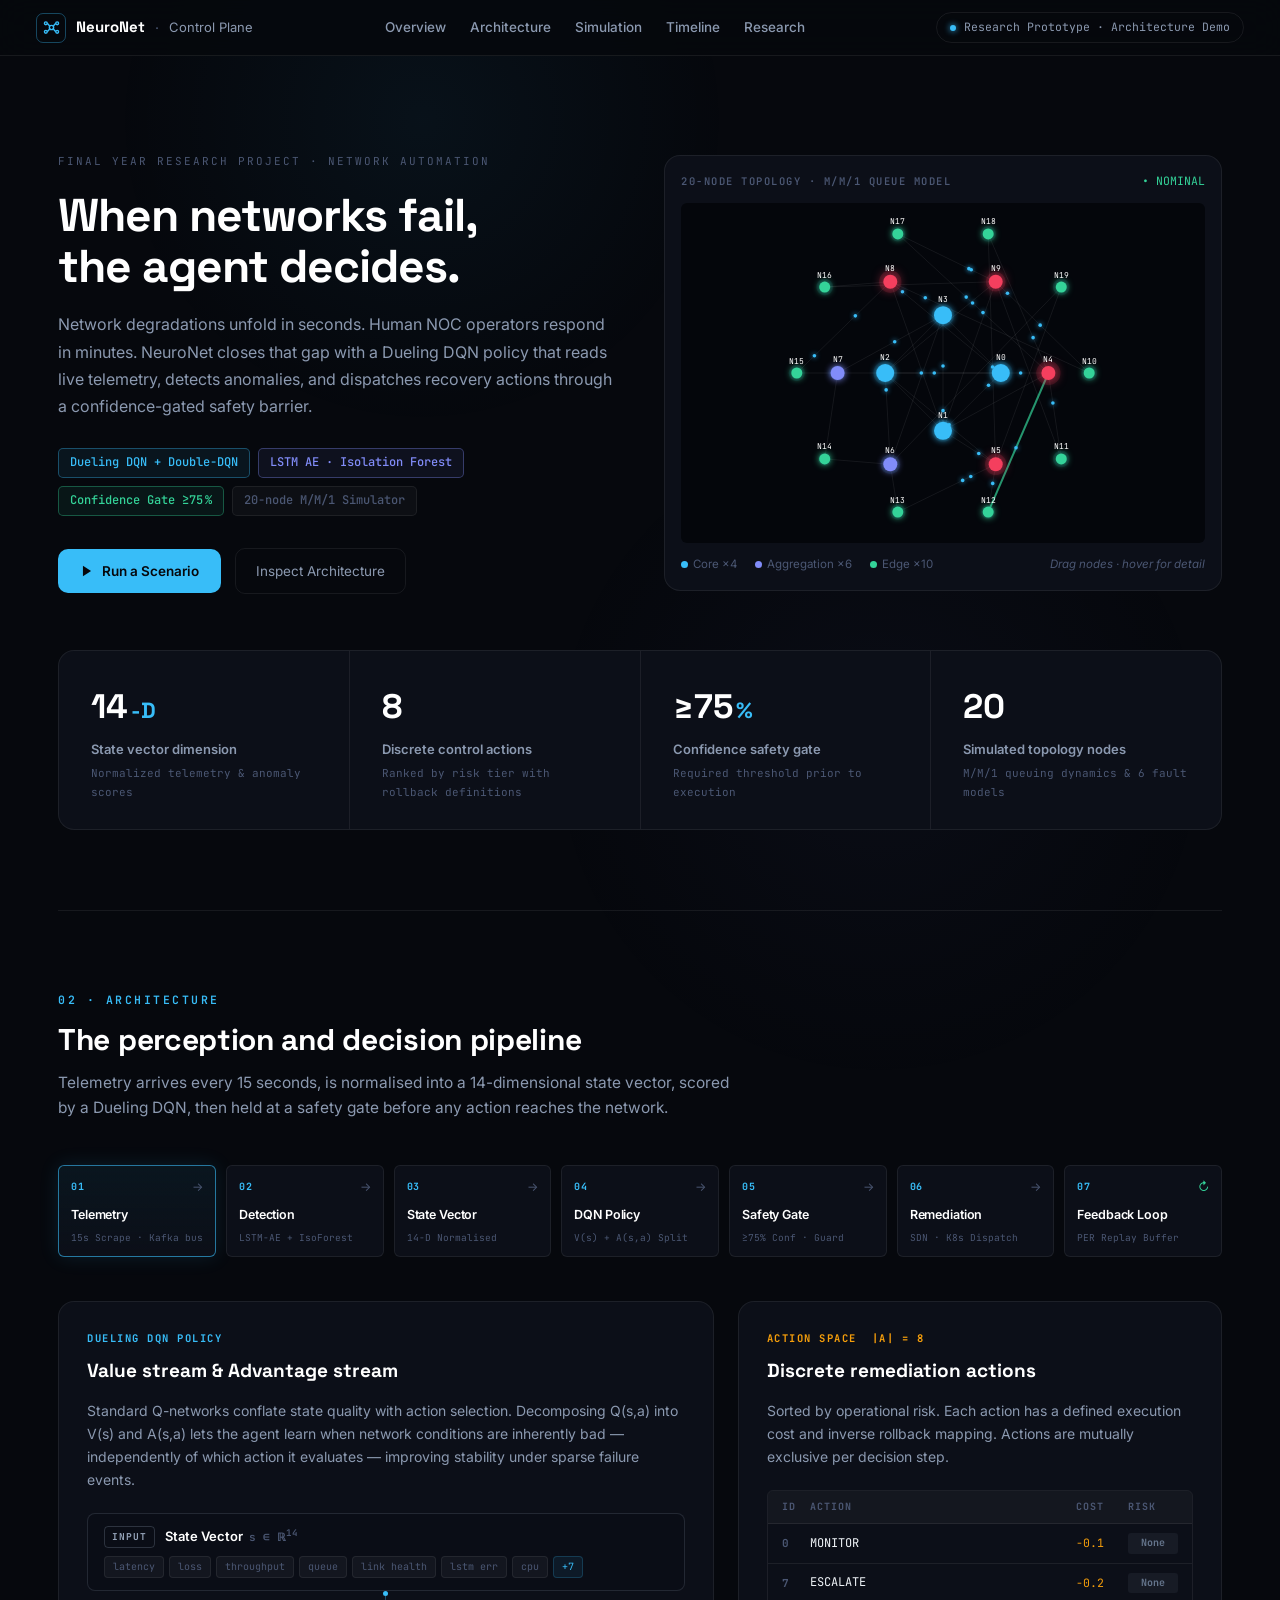
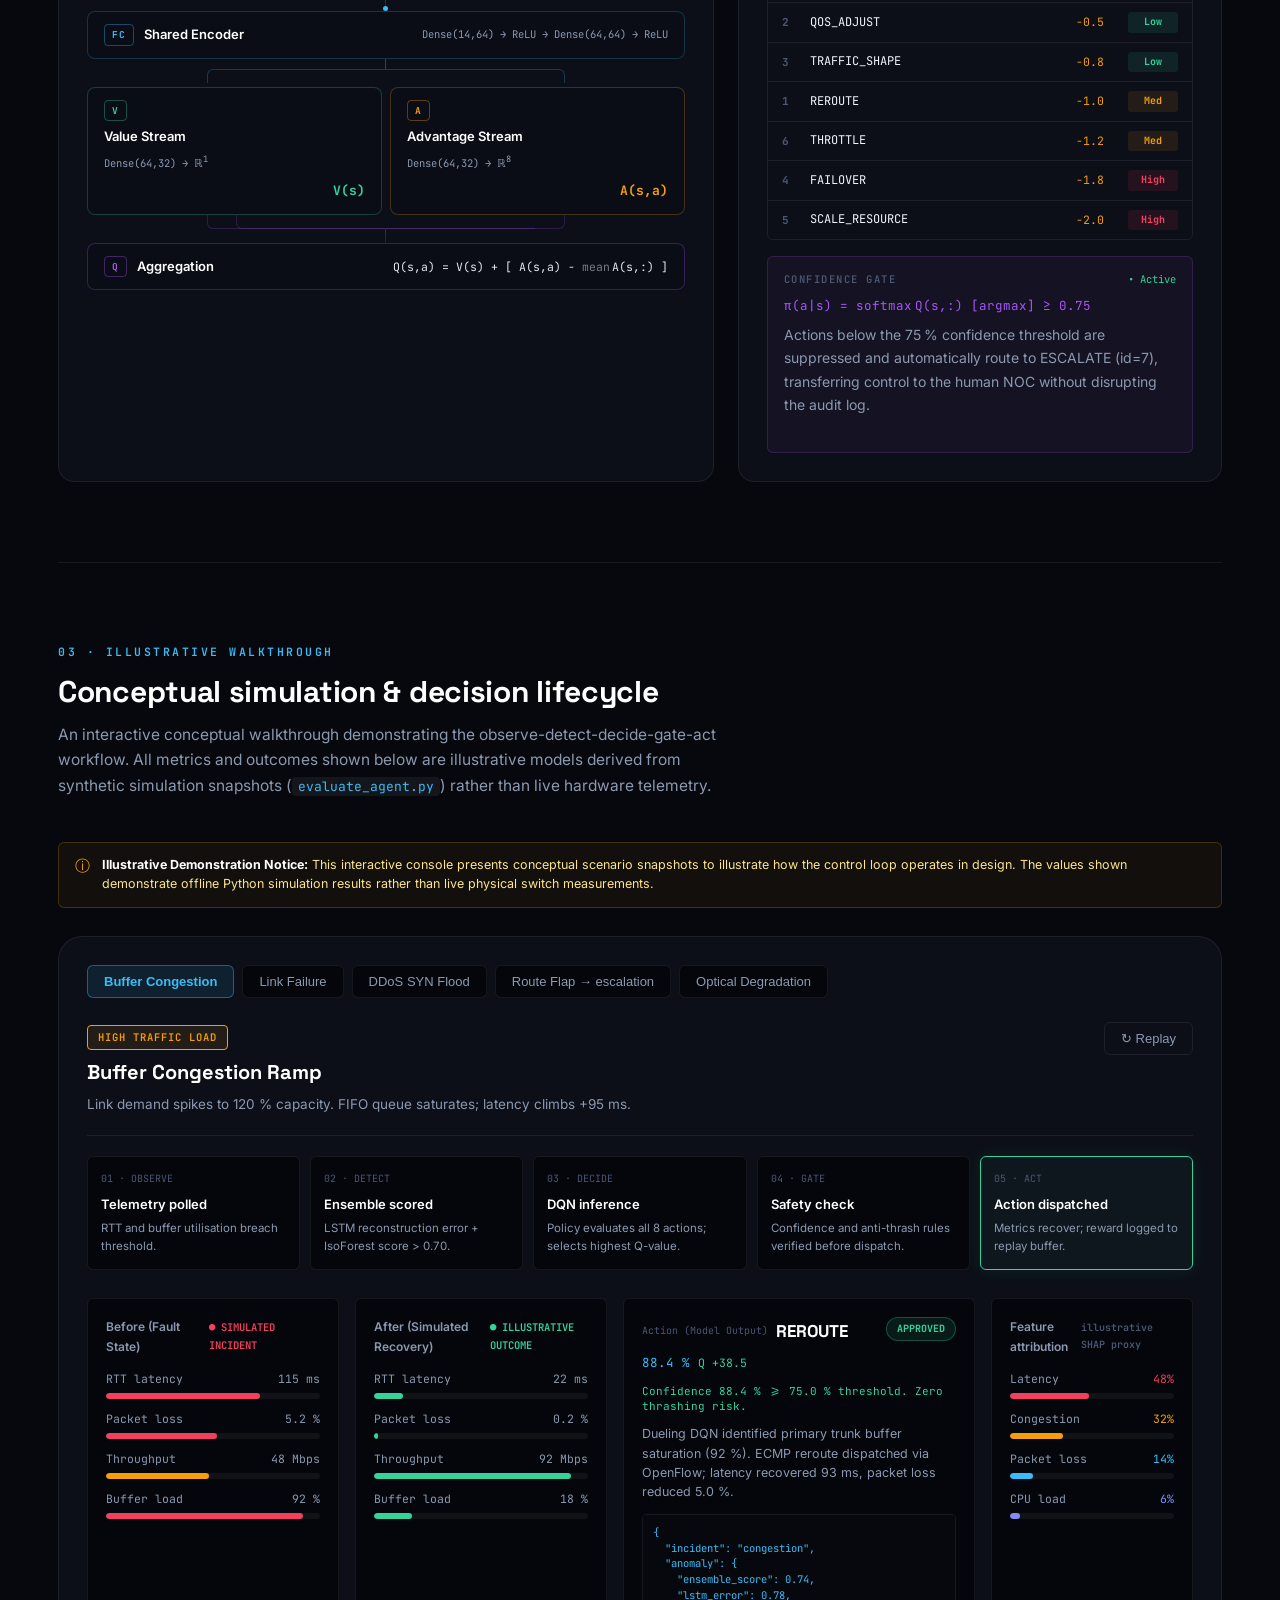
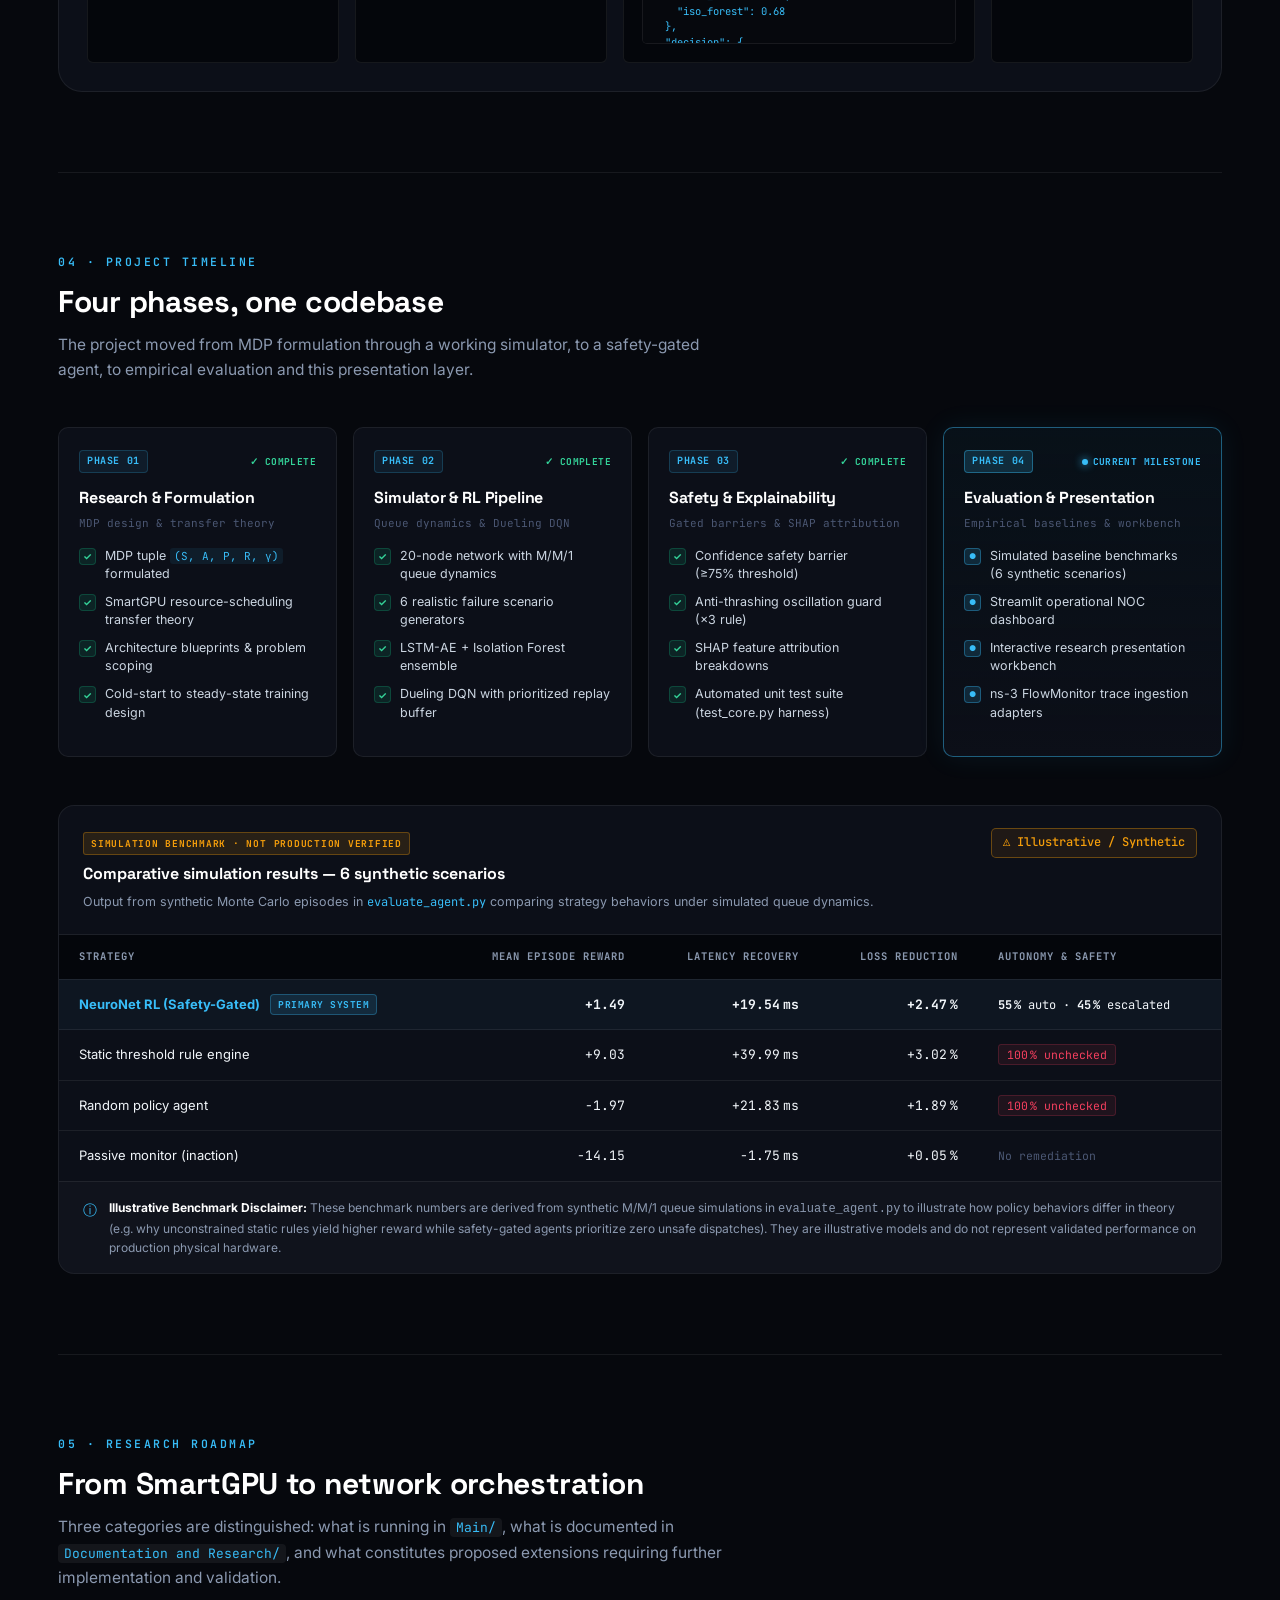
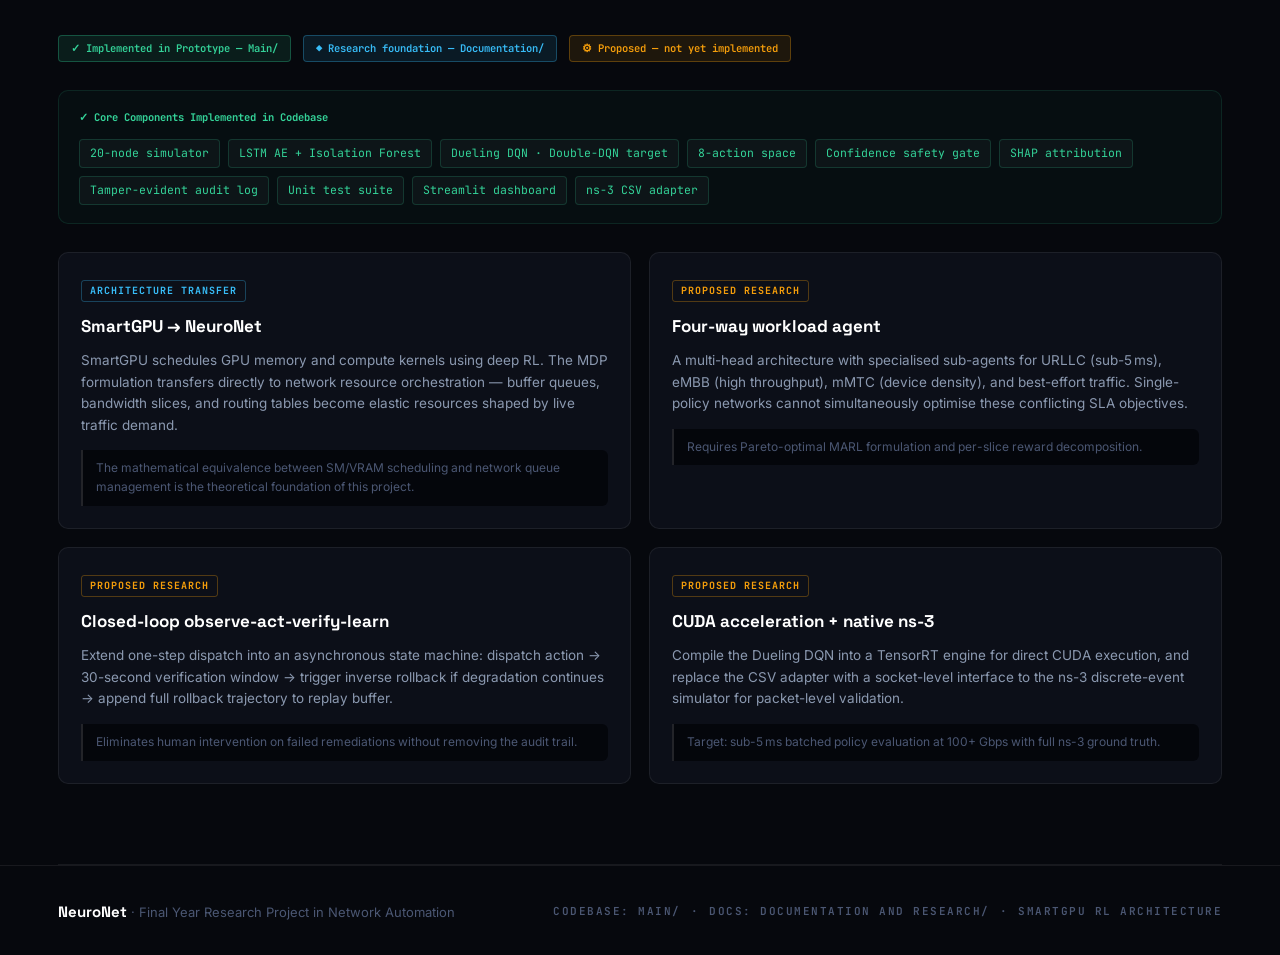
<file: ProjectWebsite/index.html>
<!DOCTYPE html>
<html lang="en">
<head>
  <meta charset="UTF-8">
  <meta name="viewport" content="width=device-width, initial-scale=1.0">
  <title>NeuroNet - Autonomous Network Control Plane</title>
  <meta name="description" content="Final Year Research: Reinforcement learning control plane for autonomous network incident response. Dueling DQN, confidence-gated safety, 20-node M/M/1 simulator.">
  <link rel="preconnect" href="https://fonts.googleapis.com">
  <link rel="preconnect" href="https://fonts.gstatic.com" crossorigin>
  <link href="https://fonts.googleapis.com/css2?family=Inter:ital,wght@0,300;0,400;0,500;0,600;0,700;1,400&family=JetBrains+Mono:wght@400;500;700&family=Space+Grotesk:wght@500;600;700;800&display=swap" rel="stylesheet">
  <link rel="stylesheet" href="styles.css">
</head>
<body>
  <div class="ambient-glow-1"></div>
  <div class="ambient-glow-2"></div>
  <header class="navbar">
    <a href="#overview" class="nav-brand">
      <div class="brand-mark">
        <svg viewBox="0 0 24 24" fill="none" stroke="currentColor" stroke-width="2">
          <circle cx="12" cy="12" r="3"/>
          <circle cx="4" cy="6" r="2"/><circle cx="20" cy="6" r="2"/>
          <circle cx="4" cy="18" r="2"/><circle cx="20" cy="18" r="2"/>
          <line x1="6" y1="6" x2="10" y2="10.5"/>
          <line x1="18" y1="6" x2="14" y2="10.5"/>
          <line x1="6" y1="18" x2="10" y2="13.5"/>
          <line x1="18" y1="18" x2="14" y2="13.5"/>
        </svg>
      </div>
      <span class="brand-name">NeuroNet</span>
      <span class="brand-sep">&#183;</span>
      <span class="brand-sub">Control Plane</span>
    </a>
    <nav class="nav-links">
      <a href="#overview">Overview</a>
      <a href="#architecture">Architecture</a>
      <a href="#simulation">Simulation</a>
      <a href="#evolution">Timeline</a>
      <a href="#research">Research</a>
    </nav>
    <div class="nav-indicator">
      <span class="live-dot" style="background:var(--cyan);box-shadow:0 0 6px var(--cyan)"></span>
      <span>Research Prototype &middot; Architecture Demo</span>
    </div>
  </header>

  <main class="container">
    <!-- 01 OVERVIEW -->
    <section id="overview">
      <div class="hero-grid">
        <div class="hero-content">
          <div class="eyebrow">Final Year Research Project &middot; Network Automation</div>
          <h1>When networks fail,<br>the agent decides.</h1>
          <p class="hero-lead">
            Network degradations unfold in seconds. Human NOC operators respond in minutes. NeuroNet closes that gap with a Dueling DQN policy that reads live telemetry, detects anomalies, and dispatches recovery actions through a confidence-gated safety barrier.
          </p>
          <div class="tag-row">
            <span class="tag tag-cyan">Dueling DQN + Double-DQN</span>
            <span class="tag tag-indigo">LSTM AE &middot; Isolation Forest</span>
            <span class="tag tag-green">Confidence Gate &ge;75&thinsp;%</span>
            <span class="tag tag-dim">20-node M/M/1 Simulator</span>
          </div>
          <div class="cta-row">
            <a href="#simulation" class="cta-primary">
              <svg width="14" height="14" viewBox="0 0 24 24" fill="currentColor"><polygon points="5 3 19 12 5 21"/></svg>
              Run a Scenario
            </a>
            <a href="#architecture" class="cta-ghost">Inspect Architecture</a>
          </div>
        </div>

        <div class="canvas-panel">
          <div class="canvas-toolbar">
            <span class="mono-label">20-NODE TOPOLOGY &middot; M/M/1 QUEUE MODEL</span>
            <span id="canvas-status" class="status-nominal">&bull; NOMINAL</span>
          </div>
          <canvas id="topology-canvas"></canvas>
          <div class="canvas-legend">
            <span><span class="dot dot-cyan"></span>Core &times;4</span>
            <span><span class="dot dot-indigo"></span>Aggregation &times;6</span>
            <span><span class="dot dot-green"></span>Edge &times;10</span>
            <span class="hint">Drag nodes &middot; hover for detail</span>
          </div>
        </div>
      </div>

      <div class="kpi-strip">
        <div class="kpi-item">
          <div class="kpi-number">14<span>-D</span></div>
          <div class="kpi-label">State vector dimension</div>
          <div class="kpi-note">Normalized telemetry &amp; anomaly scores</div>
        </div>
        <div class="kpi-divider"></div>
        <div class="kpi-item">
          <div class="kpi-number">8</div>
          <div class="kpi-label">Discrete control actions</div>
          <div class="kpi-note">Ranked by risk tier with rollback definitions</div>
        </div>
        <div class="kpi-divider"></div>
        <div class="kpi-item">
          <div class="kpi-number">&ge;75<span>%</span></div>
          <div class="kpi-label">Confidence safety gate</div>
          <div class="kpi-note">Required threshold prior to execution</div>
        </div>
        <div class="kpi-divider"></div>
        <div class="kpi-item">
          <div class="kpi-number">20</div>
          <div class="kpi-label">Simulated topology nodes</div>
          <div class="kpi-note">M/M/1 queuing dynamics &amp; 6 fault models</div>
        </div>
      </div>
    </section>

    <!-- 02 ARCHITECTURE -->
    <section id="architecture">
      <div class="section-intro">
        <div class="section-tag">02 &middot; Architecture</div>
        <h2>The perception and decision pipeline</h2>
        <p>Telemetry arrives every 15 seconds, is normalised into a 14-dimensional state vector, scored by a Dueling DQN, then held at a safety gate before any action reaches the network.</p>
      </div>

      <div class="pipeline">
        <div class="pipe-stage pipe-active">
          <div class="pipe-header">
            <span class="pipe-id">01</span>
            <span class="pipe-arrow-icon">&rarr;</span>
          </div>
          <div class="pipe-name">Telemetry</div>
          <div class="pipe-detail">15s Scrape &middot; Kafka bus</div>
        </div>

        <div class="pipe-stage">
          <div class="pipe-header">
            <span class="pipe-id">02</span>
            <span class="pipe-arrow-icon">&rarr;</span>
          </div>
          <div class="pipe-name">Detection</div>
          <div class="pipe-detail">LSTM-AE + IsoForest</div>
        </div>

        <div class="pipe-stage">
          <div class="pipe-header">
            <span class="pipe-id">03</span>
            <span class="pipe-arrow-icon">&rarr;</span>
          </div>
          <div class="pipe-name">State Vector</div>
          <div class="pipe-detail">14-D Normalised</div>
        </div>

        <div class="pipe-stage">
          <div class="pipe-header">
            <span class="pipe-id">04</span>
            <span class="pipe-arrow-icon">&rarr;</span>
          </div>
          <div class="pipe-name">DQN Policy</div>
          <div class="pipe-detail">V(s) + A(s,a) Split</div>
        </div>

        <div class="pipe-stage">
          <div class="pipe-header">
            <span class="pipe-id">05</span>
            <span class="pipe-arrow-icon">&rarr;</span>
          </div>
          <div class="pipe-name">Safety Gate</div>
          <div class="pipe-detail">&ge;75% Conf &middot; Guard</div>
        </div>

        <div class="pipe-stage">
          <div class="pipe-header">
            <span class="pipe-id">06</span>
            <span class="pipe-arrow-icon">&rarr;</span>
          </div>
          <div class="pipe-name">Remediation</div>
          <div class="pipe-detail">SDN &middot; K8s Dispatch</div>
        </div>

        <div class="pipe-stage">
          <div class="pipe-header">
            <span class="pipe-id">07</span>
            <span class="pipe-arrow-icon" style="color:var(--green)">&#8635;</span>
          </div>
          <div class="pipe-name">Feedback Loop</div>
          <div class="pipe-detail">PER Replay Buffer</div>
        </div>
      </div>

      <div class="arch-grid">

        <!-- LEFT: Dueling DQN Flow -->
        <div class="arch-card">
          <div class="arch-card-label" style="color:var(--cyan)">DUELING DQN POLICY</div>
          <h3>Value stream &amp; Advantage stream</h3>
          <p>Standard Q-networks conflate state quality with action selection. Decomposing Q(s,a) into V(s) and A(s,a) lets the agent learn when network conditions are inherently bad — independently of which action it evaluates — improving stability under sparse failure events.</p>

          <div class="dqn-flow">
            <div class="dqn-layer dqn-input">
              <div class="dlayer-left">
                <span class="dlayer-badge" style="color:#94a3b8;border-color:rgba(148,163,184,0.25);">INPUT</span>
                <span class="dlayer-name">State Vector &nbsp;<span class="dlayer-dim">s &isin; &#8477;<sup>14</sup></span></span>
              </div>
              <div class="dfeats">
                <span>latency</span><span>loss</span><span>throughput</span><span>queue</span><span>link&nbsp;health</span><span>lstm&nbsp;err</span><span>cpu</span><span class="dfeat-more">+7</span>
              </div>
            </div>

            <div class="dqn-connector"><span class="conn-dot"></span><div class="conn-bar"></div><span class="conn-dot"></span></div>

            <div class="dqn-layer dqn-shared">
              <div class="dlayer-left">
                <span class="dlayer-badge" style="color:var(--cyan);border-color:rgba(56,189,248,0.35);">FC</span>
                <span class="dlayer-name">Shared Encoder</span>
              </div>
              <code class="dlayer-code">Dense(14,64) &rarr; ReLU &rarr; Dense(64,64) &rarr; ReLU</code>
            </div>

            <div class="dqn-fork-visual">
              <div class="fork-trunk"></div>
              <div class="fork-arms">
                <div class="fork-arm-left"></div>
                <div class="fork-arm-right"></div>
              </div>
            </div>

            <div class="dqn-streams">
              <div class="dqn-layer dqn-value">
                <span class="dlayer-badge" style="color:var(--green);border-color:rgba(52,211,153,0.35);">V</span>
                <span class="dlayer-name">Value Stream</span>
                <code class="dlayer-code">Dense(64,32) &rarr; &#8477;<sup>1</sup></code>
                <div class="stream-output">V(s)</div>
              </div>
              <div class="dqn-layer dqn-advantage">
                <span class="dlayer-badge" style="color:var(--amber);border-color:rgba(245,158,11,0.35);">A</span>
                <span class="dlayer-name">Advantage Stream</span>
                <code class="dlayer-code">Dense(64,32) &rarr; &#8477;<sup>8</sup></code>
                <div class="stream-output">A(s,a)</div>
              </div>
            </div>

            <div class="dqn-merge-visual">
              <div class="merge-arm-left"></div>
              <div class="merge-arm-right"></div>
              <div class="merge-trunk"></div>
            </div>

            <div class="dqn-layer dqn-agg">
              <div class="dlayer-left">
                <span class="dlayer-badge" style="color:var(--purple);border-color:rgba(168,85,247,0.35);">Q</span>
                <span class="dlayer-name">Aggregation</span>
              </div>
              <code class="dlayer-code">Q(s,a) = V(s) + [ A(s,a) &minus; <span style="opacity:.5">mean</span>&thinsp;A(s,:) ]</code>
            </div>
          </div>
        </div>

        <!-- RIGHT: Action Space -->
        <div class="arch-card">
          <div class="arch-card-label" style="color:var(--amber)">ACTION SPACE &nbsp;|A| = 8</div>
          <h3>Discrete remediation actions</h3>
          <p>Sorted by operational risk. Each action has a defined execution cost and inverse rollback mapping. Actions are mutually exclusive per decision step.</p>

          <div class="act-spec">
            <div class="act-spec-header">
              <span>ID</span><span>Action</span><span>Cost</span><span>Risk</span>
            </div>
            <div class="act-spec-row"><span class="asid">0</span><span class="asnm">MONITOR</span><span class="asct">&minus;0.1</span><span class="asr asr-nil">None</span></div>
            <div class="act-spec-row"><span class="asid">7</span><span class="asnm">ESCALATE</span><span class="asct">&minus;0.2</span><span class="asr asr-nil">None</span></div>
            <div class="act-spec-row"><span class="asid">2</span><span class="asnm">QOS_ADJUST</span><span class="asct">&minus;0.5</span><span class="asr asr-low">Low</span></div>
            <div class="act-spec-row"><span class="asid">3</span><span class="asnm">TRAFFIC_SHAPE</span><span class="asct">&minus;0.8</span><span class="asr asr-low">Low</span></div>
            <div class="act-spec-row"><span class="asid">1</span><span class="asnm">REROUTE</span><span class="asct">&minus;1.0</span><span class="asr asr-med">Med</span></div>
            <div class="act-spec-row"><span class="asid">6</span><span class="asnm">THROTTLE</span><span class="asct">&minus;1.2</span><span class="asr asr-med">Med</span></div>
            <div class="act-spec-row"><span class="asid">4</span><span class="asnm">FAILOVER</span><span class="asct">&minus;1.8</span><span class="asr asr-high">High</span></div>
            <div class="act-spec-row"><span class="asid">5</span><span class="asnm">SCALE_RESOURCE</span><span class="asct">&minus;2.0</span><span class="asr asr-high">High</span></div>
          </div>

          <div class="gate-box">
            <div class="gate-box-header">
              <span class="mono-label">CONFIDENCE GATE</span>
              <span class="gate-live">&bull; Active</span>
            </div>
            <code class="gate-formula">&pi;(a|s) = softmax&thinsp;Q(s,:) [argmax] &ge; 0.75</code>
            <p class="gate-desc">Actions below the 75&thinsp;% confidence threshold are suppressed and automatically route to ESCALATE (id=7), transferring control to the human NOC without disrupting the audit log.</p>
          </div>
        </div>
      </div>
    </section>

    <!-- 03 SIMULATION -->
    <section id="simulation">
      <div class="section-intro">
        <div class="section-tag">03 &middot; Illustrative Walkthrough</div>
        <h2>Conceptual simulation &amp; decision lifecycle</h2>
        <p>An interactive conceptual walkthrough demonstrating the observe-detect-decide-gate-act workflow. All metrics and outcomes shown below are illustrative models derived from synthetic simulation snapshots (<code>evaluate_agent.py</code>) rather than live hardware telemetry.</p>
      </div>

      <div class="notice-banner">
        <div class="notice-icon">&#9432;</div>
        <div class="notice-body">
          <strong>Illustrative Demonstration Notice:</strong> This interactive console presents conceptual scenario snapshots to illustrate how the control loop operates in design. The values shown demonstrate offline Python simulation results rather than live physical switch measurements.
        </div>
      </div>

      <div class="sim-shell">
        <div class="scen-picker">
          <button class="scen-btn scen-active" data-scen="congestion">Buffer Congestion</button>
          <button class="scen-btn" data-scen="link_failure">Link Failure</button>
          <button class="scen-btn" data-scen="attack_ddos">DDoS SYN Flood</button>
          <button class="scen-btn" data-scen="routing_flap">Route Flap &rarr; escalation</button>
          <button class="scen-btn" data-scen="degradation">Optical Degradation</button>
        </div>

        <div class="scen-header">
          <div class="scen-header-left">
            <span id="sim-scen-tag" class="scen-type-tag">High Traffic Load</span>
            <h3 id="sim-scen-title">Buffer Congestion Ramp</h3>
            <p id="sim-scen-desc">Link demand spikes to 120&thinsp;% capacity. FIFO queue saturates; latency climbs +95&thinsp;ms.</p>
          </div>
          <button id="btn-run-sim" class="replay-btn">&#8635; Replay</button>
        </div>

        <div class="stepper">
          <div class="step-card" id="t-step-1">
            <div class="step-index">01 &middot; Observe</div>
            <div class="step-title">Telemetry polled</div>
            <div class="step-body">RTT and buffer utilisation breach threshold.</div>
          </div>
          <div class="step-card" id="t-step-2">
            <div class="step-index">02 &middot; Detect</div>
            <div class="step-title">Ensemble scored</div>
            <div class="step-body">LSTM reconstruction error + IsoForest score &gt; 0.70.</div>
          </div>
          <div class="step-card" id="t-step-3">
            <div class="step-index">03 &middot; Decide</div>
            <div class="step-title">DQN inference</div>
            <div class="step-body">Policy evaluates all 8 actions; selects highest Q-value.</div>
          </div>
          <div class="step-card" id="t-step-4">
            <div class="step-index">04 &middot; Gate</div>
            <div class="step-title">Safety check</div>
            <div class="step-body">Confidence and anti-thrash rules verified before dispatch.</div>
          </div>
          <div class="step-card" id="t-step-5">
            <div class="step-index">05 &middot; Act</div>
            <div class="step-title">Action dispatched</div>
            <div class="step-body">Metrics recover; reward logged to replay buffer.</div>
          </div>
        </div>

        <div class="outcome-grid">
          <div class="metric-panel">
            <div class="panel-label">
              <span>Before (Fault State)</span>
              <span class="status-bad">&#9679; SIMULATED INCIDENT</span>
            </div>
            <div class="mbar-group">
              <div class="mbar-row"><span>RTT latency</span><span id="m-lat-before">115 ms</span></div>
              <div class="bar-track"><div id="bar-lat-before" class="bar-fill fill-rose" style="width:72%"></div></div>
            </div>
            <div class="mbar-group">
              <div class="mbar-row"><span>Packet loss</span><span id="m-loss-before">5.2 %</span></div>
              <div class="bar-track"><div id="bar-loss-before" class="bar-fill fill-rose" style="width:52%"></div></div>
            </div>
            <div class="mbar-group">
              <div class="mbar-row"><span>Throughput</span><span id="m-tput-before">48 Mbps</span></div>
              <div class="bar-track"><div id="bar-tput-before" class="bar-fill fill-amber" style="width:48%"></div></div>
            </div>
            <div class="mbar-group">
              <div class="mbar-row"><span>Buffer load</span><span id="m-cong-before">92 %</span></div>
              <div class="bar-track"><div id="bar-cong-before" class="bar-fill fill-rose" style="width:92%"></div></div>
            </div>
          </div>

          <div class="metric-panel">
            <div class="panel-label">
              <span>After (Simulated Recovery)</span>
              <span class="status-good">&#9679; ILLUSTRATIVE OUTCOME</span>
            </div>
            <div class="mbar-group">
              <div class="mbar-row"><span>RTT latency</span><span id="m-lat-after">22 ms</span></div>
              <div class="bar-track"><div id="bar-lat-after" class="bar-fill fill-green" style="width:14%"></div></div>
            </div>
            <div class="mbar-group">
              <div class="mbar-row"><span>Packet loss</span><span id="m-loss-after">0.2 %</span></div>
              <div class="bar-track"><div id="bar-loss-after" class="bar-fill fill-green" style="width:2%"></div></div>
            </div>
            <div class="mbar-group">
              <div class="mbar-row"><span>Throughput</span><span id="m-tput-after">92 Mbps</span></div>
              <div class="bar-track"><div id="bar-tput-after" class="bar-fill fill-green" style="width:92%"></div></div>
            </div>
            <div class="mbar-group">
              <div class="mbar-row"><span>Buffer load</span><span id="m-cong-after">18 %</span></div>
              <div class="bar-track"><div id="bar-cong-after" class="bar-fill fill-green" style="width:18%"></div></div>
            </div>
          </div>

          <div class="decision-panel">
            <div class="decision-top">
              <div class="decision-action-row">
                <span class="label-faint">Action (Model Output)</span>
                <span id="v-action" class="decision-action">REROUTE</span>
                <span id="v-confidence" class="decision-conf">88.4&thinsp;%</span>
                <span id="v-qvalue" class="decision-q">Q +38.5</span>
              </div>
              <span id="v-gate-badge" class="gate-pill gate-pass">APPROVED</span>
            </div>
            <p id="v-gate-reason" class="gate-reason">Confidence 88.4&thinsp;% &ge; 75.0&thinsp;% threshold. Zero thrashing risk.</p>
            <p id="v-rationale" class="decision-rationale">Dueling DQN identified primary trunk buffer saturation (92&thinsp;%). ECMP reroute dispatched via OpenFlow; latency recovered 93&thinsp;ms, packet loss reduced 5.0&thinsp;%.</p>
            <pre id="json-audit-dump" class="audit-json"></pre>
          </div>

          <div class="shap-panel">
            <div class="panel-label"><span>Feature attribution</span><span class="label-faint">illustrative SHAP proxy</span></div>
            <div id="shap-bars-wrap" style="margin-top:14px;"></div>
          </div>
        </div>
      </div>
    </section>

    <!-- 04 EVOLUTION -->
    <section id="evolution">
      <div class="section-intro">
        <div class="section-tag">04 &middot; Project Timeline</div>
        <h2>Four phases, one codebase</h2>
        <p>The project moved from MDP formulation through a working simulator, to a safety-gated agent, to empirical evaluation and this presentation layer.</p>
      </div>

      <div class="phase-grid">
        <!-- Phase 01 -->
        <div class="phase-card">
          <div class="phase-top">
            <span class="phase-badge">PHASE 01</span>
            <span class="phase-status done">&#10003; COMPLETE</span>
          </div>
          <div class="phase-title">Research &amp; Formulation</div>
          <div class="phase-sub">MDP design &amp; transfer theory</div>
          <ul class="phase-list">
            <li class="phase-item">
              <span class="b-icon done">&#10003;</span>
              <span class="b-text">MDP tuple <code>(S, A, P, R, &gamma;)</code> formulated</span>
            </li>
            <li class="phase-item">
              <span class="b-icon done">&#10003;</span>
              <span class="b-text">SmartGPU resource-scheduling transfer theory</span>
            </li>
            <li class="phase-item">
              <span class="b-icon done">&#10003;</span>
              <span class="b-text">Architecture blueprints &amp; problem scoping</span>
            </li>
            <li class="phase-item">
              <span class="b-icon done">&#10003;</span>
              <span class="b-text">Cold-start to steady-state training design</span>
            </li>
          </ul>
        </div>

        <!-- Phase 02 -->
        <div class="phase-card">
          <div class="phase-top">
            <span class="phase-badge">PHASE 02</span>
            <span class="phase-status done">&#10003; COMPLETE</span>
          </div>
          <div class="phase-title">Simulator &amp; RL Pipeline</div>
          <div class="phase-sub">Queue dynamics &amp; Dueling DQN</div>
          <ul class="phase-list">
            <li class="phase-item">
              <span class="b-icon done">&#10003;</span>
              <span class="b-text">20-node network with M/M/1 queue dynamics</span>
            </li>
            <li class="phase-item">
              <span class="b-icon done">&#10003;</span>
              <span class="b-text">6 realistic failure scenario generators</span>
            </li>
            <li class="phase-item">
              <span class="b-icon done">&#10003;</span>
              <span class="b-text">LSTM-AE + Isolation Forest ensemble</span>
            </li>
            <li class="phase-item">
              <span class="b-icon done">&#10003;</span>
              <span class="b-text">Dueling DQN with prioritized replay buffer</span>
            </li>
          </ul>
        </div>

        <!-- Phase 03 -->
        <div class="phase-card">
          <div class="phase-top">
            <span class="phase-badge">PHASE 03</span>
            <span class="phase-status done">&#10003; COMPLETE</span>
          </div>
          <div class="phase-title">Safety &amp; Explainability</div>
          <div class="phase-sub">Gated barriers &amp; SHAP attribution</div>
          <ul class="phase-list">
            <li class="phase-item">
              <span class="b-icon done">&#10003;</span>
              <span class="b-text">Confidence safety barrier <span class="nowrap">(&ge;75% threshold)</span></span>
            </li>
            <li class="phase-item">
              <span class="b-icon done">&#10003;</span>
              <span class="b-text">Anti-thrashing oscillation guard <span class="nowrap">(&times;3 rule)</span></span>
            </li>
            <li class="phase-item">
              <span class="b-icon done">&#10003;</span>
              <span class="b-text">SHAP feature attribution breakdowns</span>
            </li>
            <li class="phase-item">
              <span class="b-icon done">&#10003;</span>
              <span class="b-text">Automated unit test suite <span class="nowrap">(test_core.py harness)</span></span>
            </li>
          </ul>
        </div>

        <!-- Phase 04 - Current -->
        <div class="phase-card phase-current">
          <div class="phase-top">
            <span class="phase-badge phase-badge-live">PHASE 04</span>
            <span class="phase-status live"><span class="live-dot"></span> CURRENT MILESTONE</span>
          </div>
          <div class="phase-title">Evaluation &amp; Presentation</div>
          <div class="phase-sub">Empirical baselines &amp; workbench</div>
          <ul class="phase-list">
            <li class="phase-item">
              <span class="b-icon live">&#9679;</span>
              <span class="b-text">Simulated baseline benchmarks <span class="nowrap">(6 synthetic scenarios)</span></span>
            </li>
            <li class="phase-item">
              <span class="b-icon live">&#9679;</span>
              <span class="b-text">Streamlit operational NOC dashboard</span>
            </li>
            <li class="phase-item">
              <span class="b-icon live">&#9679;</span>
              <span class="b-text">Interactive research presentation workbench</span>
            </li>
            <li class="phase-item">
              <span class="b-icon live">&#9679;</span>
              <span class="b-text">ns-3 FlowMonitor trace ingestion adapters</span>
            </li>
          </ul>
        </div>
      </div>

      <div class="table-wrap">
        <div class="table-header">
          <div>
            <div class="pill-illustrative">SIMULATION BENCHMARK &middot; NOT PRODUCTION VERIFIED</div>
            <h3>Comparative simulation results &mdash; 6 synthetic scenarios</h3>
            <p>Output from synthetic Monte Carlo episodes in <code>evaluate_agent.py</code> comparing strategy behaviors under simulated queue dynamics.</p>
          </div>
          <span class="tag tag-amber">&#9888; Illustrative / Synthetic</span>
        </div>
        <table class="bench-table">
          <thead>
            <tr>
              <th>Strategy</th>
              <th class="th-num">Mean Episode Reward</th>
              <th class="th-num">Latency Recovery</th>
              <th class="th-num">Loss Reduction</th>
              <th>Autonomy &amp; Safety</th>
            </tr>
          </thead>
          <tbody>
            <tr class="bench-highlight">
              <td>
                <div class="strat-col">
                  <strong>NeuroNet RL (Safety-Gated)</strong>
                  <span class="strat-badge">Primary System</span>
                </div>
              </td>
              <td class="td-num"><strong>+1.49</strong></td>
              <td class="td-num"><strong>+19.54&thinsp;ms</strong></td>
              <td class="td-num"><strong>+2.47&thinsp;%</strong></td>
              <td><span class="safety-split"><strong>55&thinsp;%</strong> auto &middot; <strong>45&thinsp;%</strong> escalated</span></td>
            </tr>
            <tr>
              <td>Static threshold rule engine</td>
              <td class="td-num">+9.03</td>
              <td class="td-num">+39.99&thinsp;ms</td>
              <td class="td-num">+3.02&thinsp;%</td>
              <td><span class="safety-uncheck">100&thinsp;% unchecked</span></td>
            </tr>
            <tr>
              <td>Random policy agent</td>
              <td class="td-num">&minus;1.97</td>
              <td class="td-num">+21.83&thinsp;ms</td>
              <td class="td-num">+1.89&thinsp;%</td>
              <td><span class="safety-uncheck">100&thinsp;% unchecked</span></td>
            </tr>
            <tr>
              <td>Passive monitor (inaction)</td>
              <td class="td-num">&minus;14.15</td>
              <td class="td-num">&minus;1.75&thinsp;ms</td>
              <td class="td-num">+0.05&thinsp;%</td>
              <td><span class="safety-none">No remediation</span></td>
            </tr>
          </tbody>
        </table>
        <div class="table-note">
          <div class="note-icon">&#9432;</div>
          <div class="note-content">
            <strong>Illustrative Benchmark Disclaimer:</strong> These benchmark numbers are derived from synthetic M/M/1 queue simulations in <code>evaluate_agent.py</code> to illustrate how policy behaviors differ in theory (e.g. why unconstrained static rules yield higher reward while safety-gated agents prioritize zero unsafe dispatches). They are illustrative models and do not represent validated performance on production physical hardware.
          </div>
        </div>
      </div>
    </section>

    <!-- 05 RESEARCH EXTENSIONS -->
    <section id="research">
      <div class="section-intro">
        <div class="section-tag">05 &middot; Research Roadmap</div>
        <h2>From SmartGPU to network orchestration</h2>
        <p>Three categories are distinguished: what is running in <code>Main/</code>, what is documented in <code>Documentation and Research/</code>, and what constitutes proposed extensions requiring further implementation and validation.</p>
      </div>

      <div class="legend-row">
        <span class="legend-pill legend-built">&#10003; Implemented in Prototype &mdash; Main/</span>
        <span class="legend-pill legend-doc">&#9670; Research foundation &mdash; Documentation/</span>
        <span class="legend-pill legend-proposed">&#9881; Proposed &mdash; not yet implemented</span>
      </div>

      <div class="built-block">
        <div class="built-label">&#10003; Core Components Implemented in Codebase</div>
        <div class="built-chips">
          <span>20-node simulator</span>
          <span>LSTM AE + Isolation Forest</span>
          <span>Dueling DQN &middot; Double-DQN target</span>
          <span>8-action space</span>
          <span>Confidence safety gate</span>
          <span>SHAP attribution</span>
          <span>Tamper-evident audit log</span>
          <span>Unit test suite</span>
          <span>Streamlit dashboard</span>
          <span>ns-3 CSV adapter</span>
        </div>
      </div>

      <div class="research-grid">
        <div class="research-card">
          <div class="rc-tag" style="color:var(--cyan);border-color:rgba(56,189,248,0.3)">Architecture Transfer</div>
          <h4>SmartGPU &rarr; NeuroNet</h4>
          <p>SmartGPU schedules GPU memory and compute kernels using deep RL. The MDP formulation transfers directly to network resource orchestration &mdash; buffer queues, bandwidth slices, and routing tables become elastic resources shaped by live traffic demand.</p>
          <div class="rc-note">The mathematical equivalence between SM/VRAM scheduling and network queue management is the theoretical foundation of this project.</div>
        </div>

        <div class="research-card">
          <div class="rc-tag" style="color:var(--amber);border-color:rgba(245,158,11,0.3)">Proposed Research</div>
          <h4>Four-way workload agent</h4>
          <p>A multi-head architecture with specialised sub-agents for URLLC (sub-5&thinsp;ms), eMBB (high throughput), mMTC (device density), and best-effort traffic. Single-policy networks cannot simultaneously optimise these conflicting SLA objectives.</p>
          <div class="rc-note">Requires Pareto-optimal MARL formulation and per-slice reward decomposition.</div>
        </div>

        <div class="research-card">
          <div class="rc-tag" style="color:var(--amber);border-color:rgba(245,158,11,0.3)">Proposed Research</div>
          <h4>Closed-loop observe-act-verify-learn</h4>
          <p>Extend one-step dispatch into an asynchronous state machine: dispatch action &rarr; 30-second verification window &rarr; trigger inverse rollback if degradation continues &rarr; append full rollback trajectory to replay buffer.</p>
          <div class="rc-note">Eliminates human intervention on failed remediations without removing the audit trail.</div>
        </div>

        <div class="research-card">
          <div class="rc-tag" style="color:var(--amber);border-color:rgba(245,158,11,0.3)">Proposed Research</div>
          <h4>CUDA acceleration + native ns-3</h4>
          <p>Compile the Dueling DQN into a TensorRT engine for direct CUDA execution, and replace the CSV adapter with a socket-level interface to the ns-3 discrete-event simulator for packet-level validation.</p>
          <div class="rc-note">Target: sub-5&thinsp;ms batched policy evaluation at 100+ Gbps with full ns-3 ground truth.</div>
        </div>
      </div>
    </section>
  </main>

  <footer class="site-footer">
    <div class="container">
      <div class="footer-inner">
        <div>
          <span class="brand-name">NeuroNet</span>
          <span class="footer-meta"> &middot; Final Year Research Project in Network Automation</span>
        </div>
        <div class="footer-links mono-label">
          <span>Codebase: Main/</span>
          <span>&middot;</span>
          <span>Docs: Documentation and Research/</span>
          <span>&middot;</span>
          <span>SmartGPU RL Architecture</span>
        </div>
      </div>
    </div>
  </footer>

  <script src="script.js"></script>
</body>
</html>
</file>
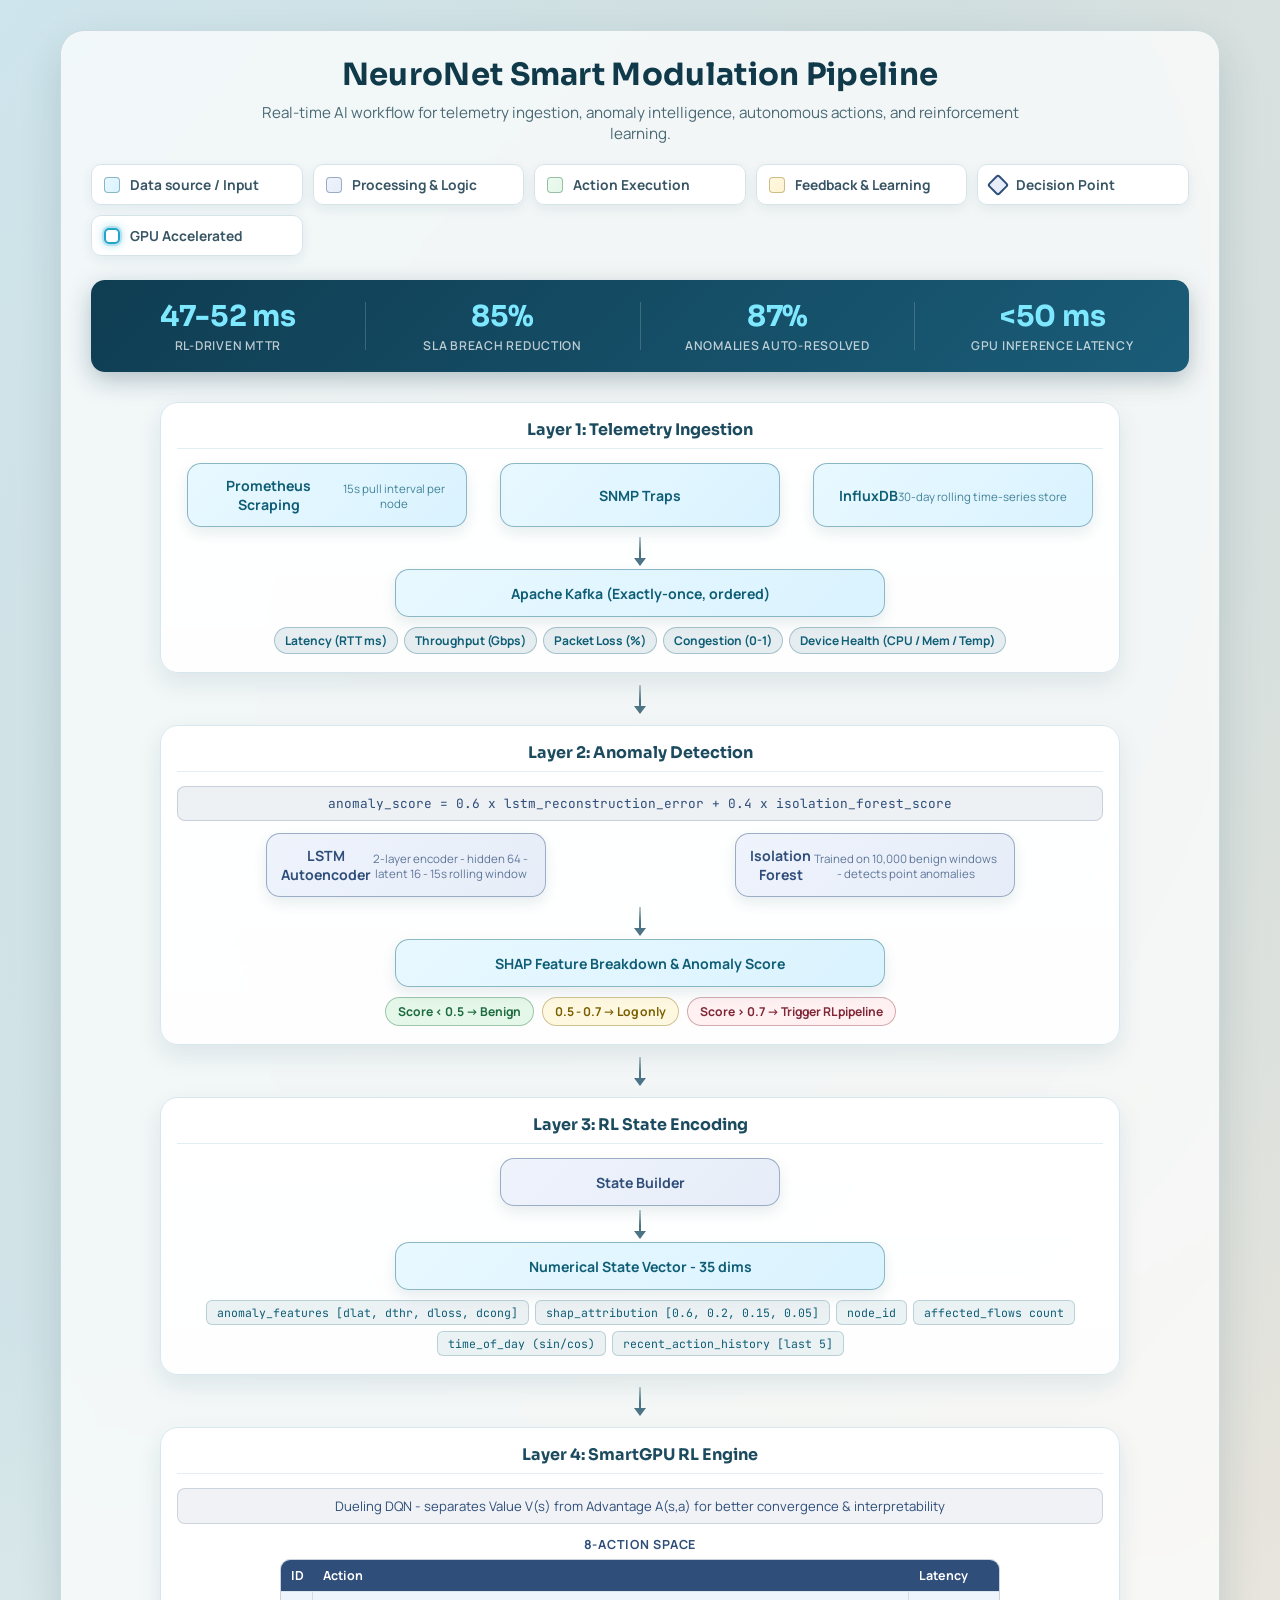
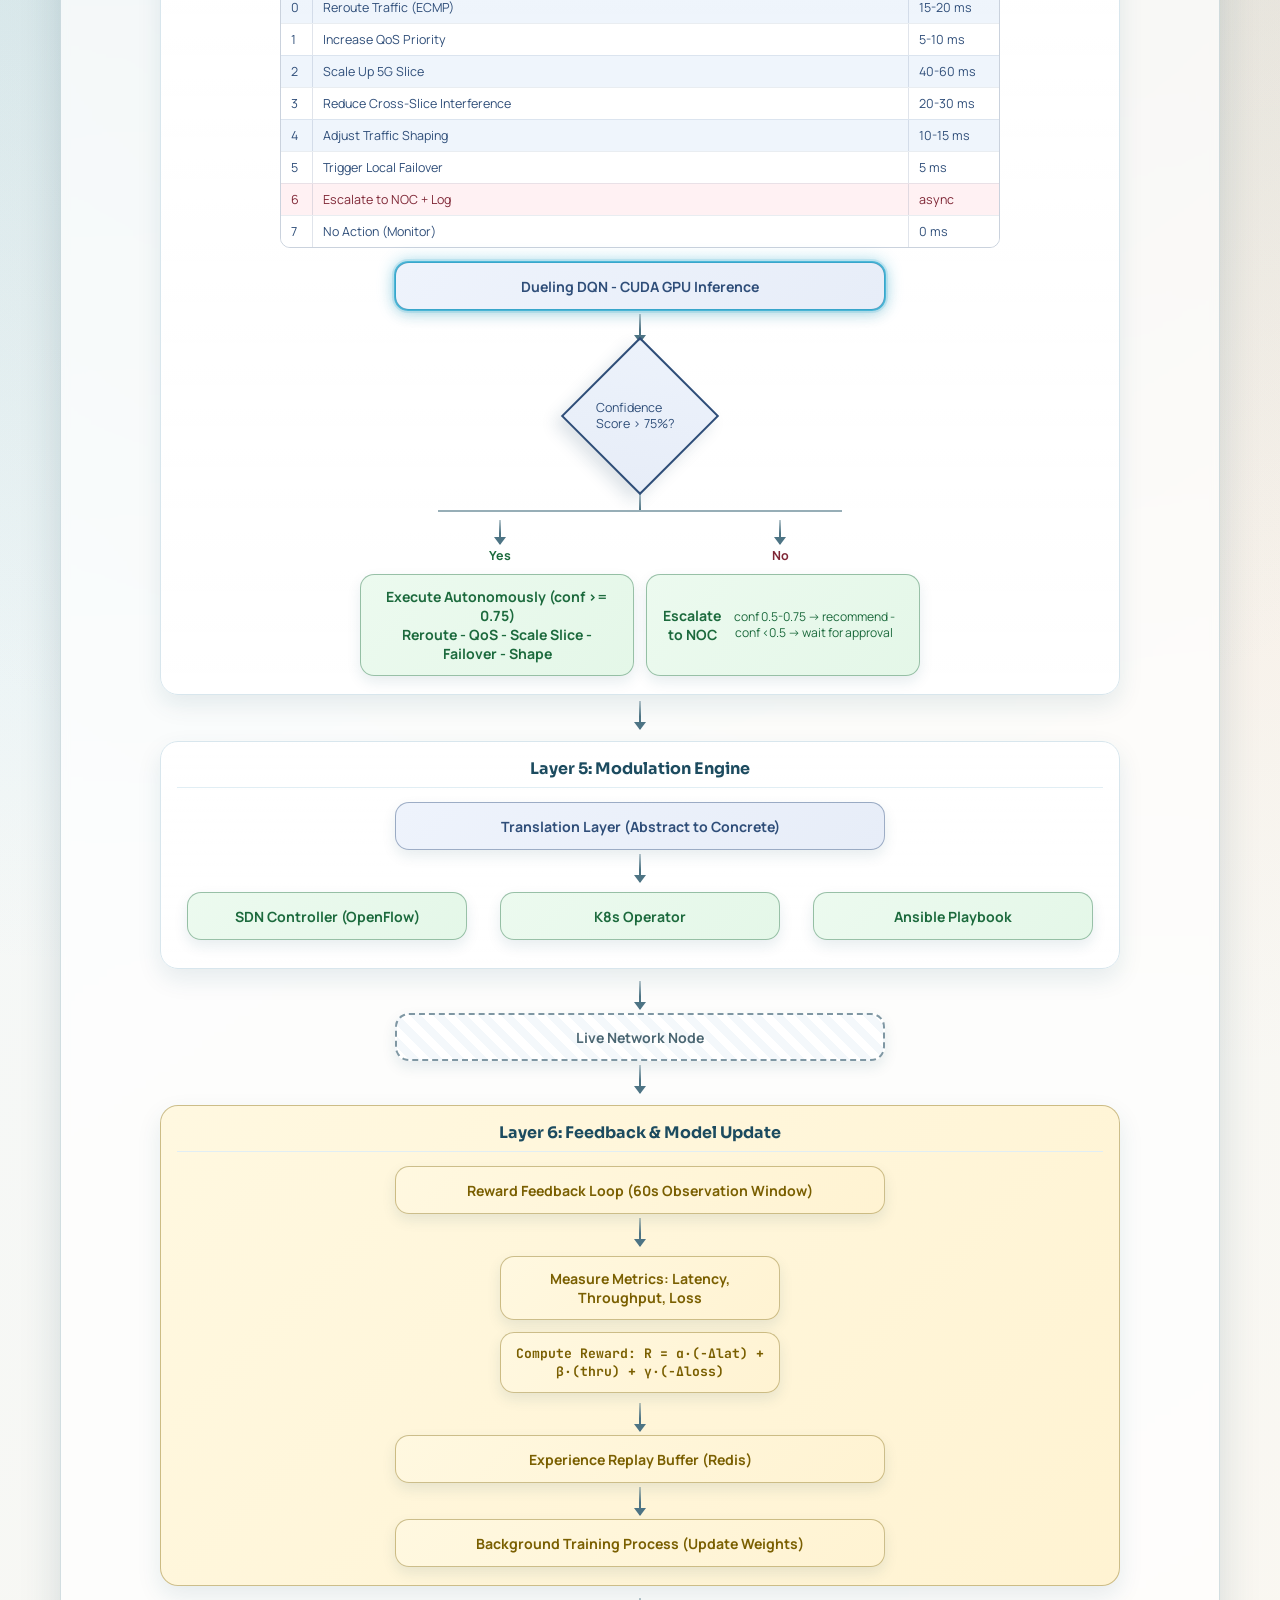
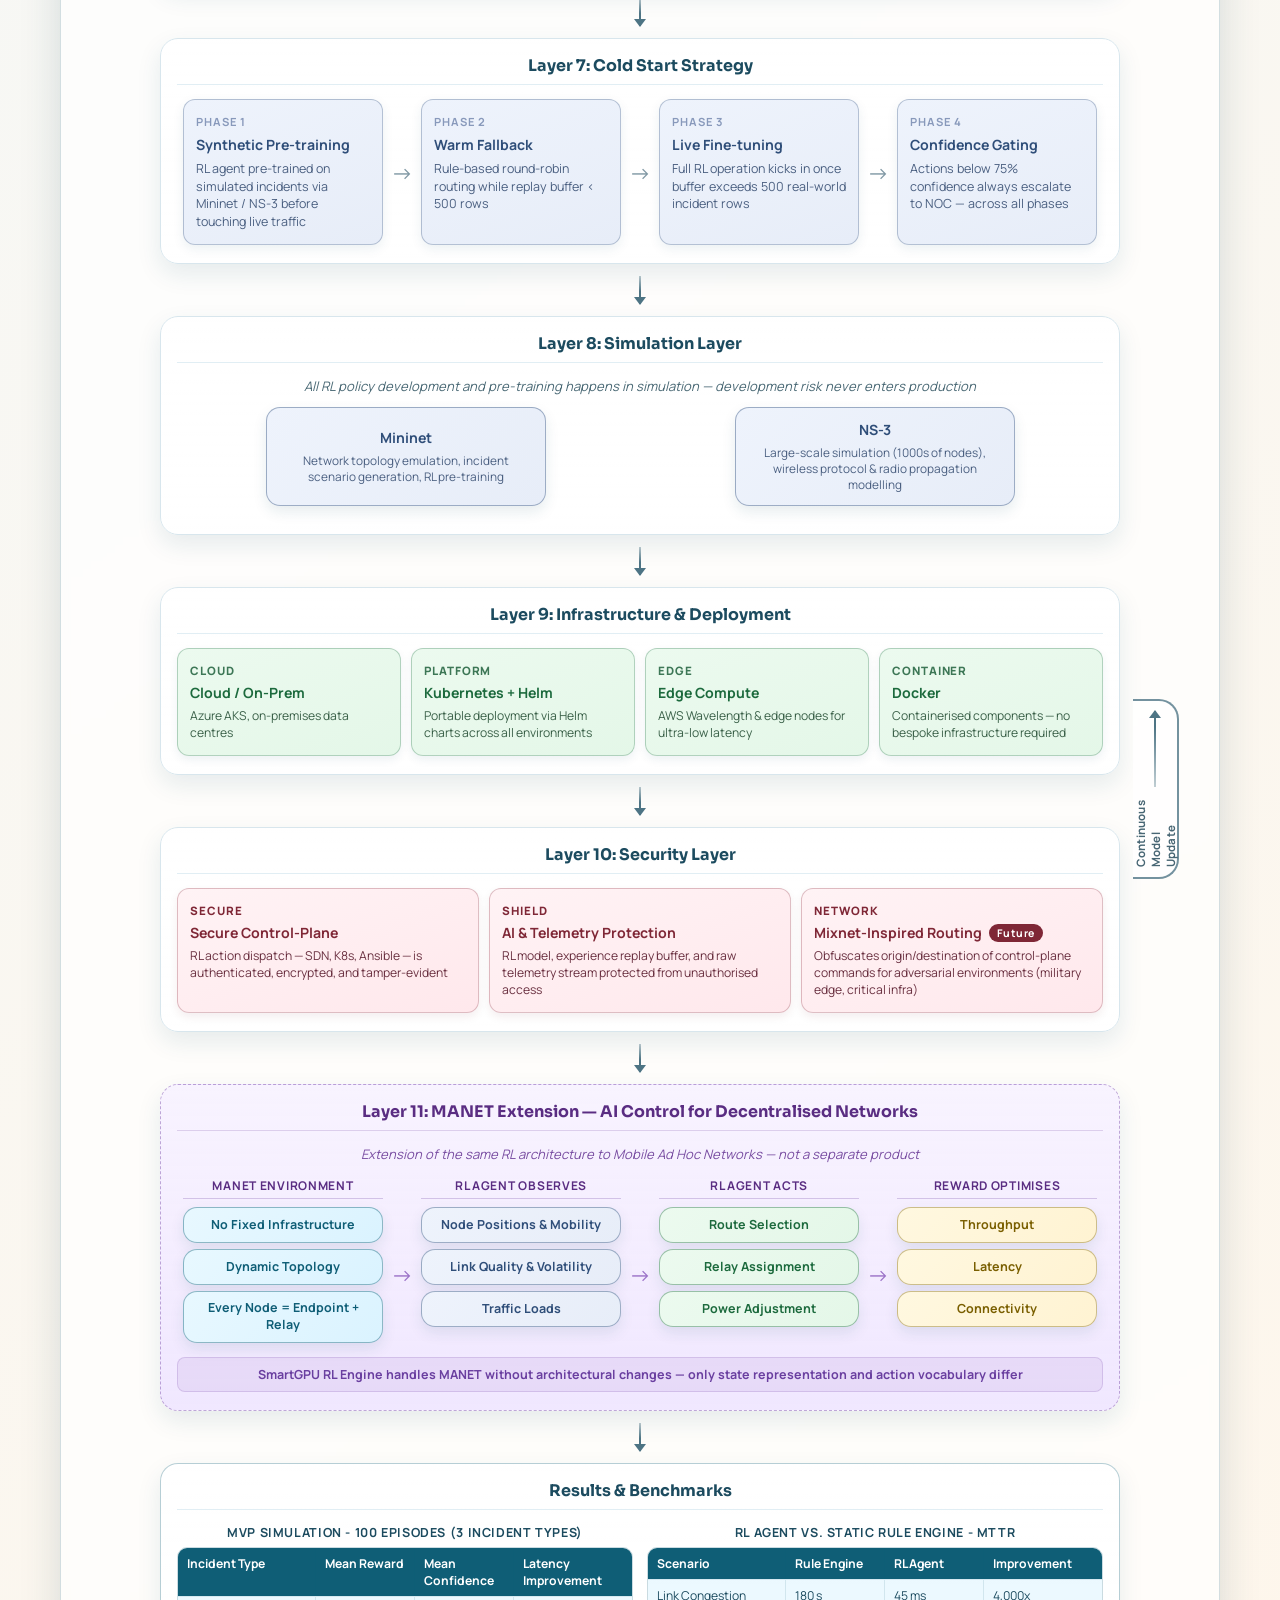
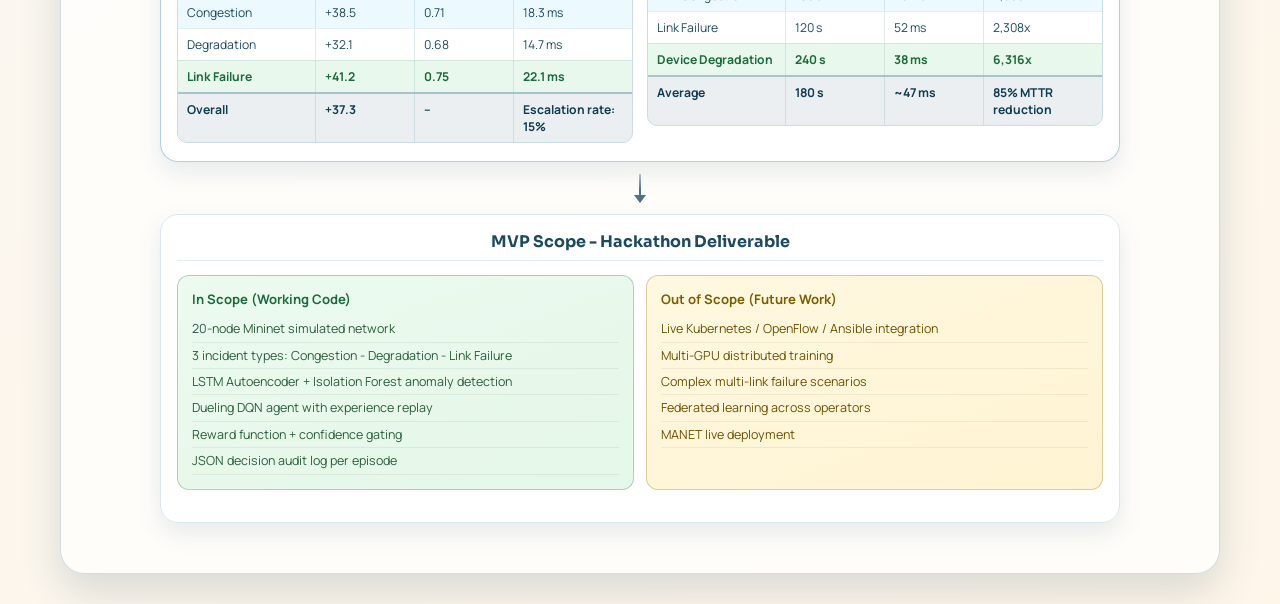
<file: neuronet MVP.html>
<!DOCTYPE html>
<html lang="en">
<head>
<meta charset="UTF-8">
<meta name="viewport" content="width=device-width, initial-scale=1.0">
<title>NeuroNet Modulation Pipeline</title>
<link rel="preconnect" href="https://fonts.googleapis.com">
<link rel="preconnect" href="https://fonts.gstatic.com" crossorigin>
<link href="https://fonts.googleapis.com/css2?family=Manrope:wght@400;600;700&family=Sora:wght@600;700&family=JetBrains+Mono:wght@500&display=swap" rel="stylesheet">
</head>
<body>
<div class="neuronet-container">
<div class="title-block">
<h1>NeuroNet Smart Modulation Pipeline</h1>
<p>Real-time AI workflow for telemetry ingestion, anomaly intelligence, autonomous actions, and reinforcement learning.</p>
</div>

<div class="legend">
<div class="legend-item"><div class="legend-color data-source"></div>Data source / Input</div>
<div class="legend-item"><div class="legend-color processing"></div>Processing & Logic</div>
<div class="legend-item"><div class="legend-color action"></div>Action Execution</div>
<div class="legend-item"><div class="legend-color feedback"></div>Feedback & Learning</div>
<div class="legend-item"><div class="legend-diamond"></div>Decision Point</div>
<div class="legend-item"><div class="legend-gpu"></div>GPU Accelerated</div>
</div>

<div class="impact-banner">
	<div class="impact-stat">
		<div class="impact-num">47-52 ms</div>
		<div class="impact-label">RL-driven MTTR</div>
	</div>
	<div class="impact-divider"></div>
	<div class="impact-stat">
		<div class="impact-num">85%</div>
		<div class="impact-label">SLA breach reduction</div>
	</div>
	<div class="impact-divider"></div>
	<div class="impact-stat">
		<div class="impact-num">87%</div>
		<div class="impact-label">Anomalies auto-resolved</div>
	</div>
	<div class="impact-divider"></div>
	<div class="impact-stat">
		<div class="impact-num">&lt;50 ms</div>
		<div class="impact-label">GPU inference latency</div>
	</div>
</div>

<div class="flowchart">
<div class="layer telemetry">
<h2>Layer 1: Telemetry Ingestion</h2>
<div class="sources">
<div class="node data-source">Prometheus Scraping<span class="node-sub">15s pull interval per node</span></div>
<div class="node data-source">SNMP Traps</div>
<div class="node data-source">InfluxDB<span class="node-sub">30-day rolling time-series store</span></div>
</div>
<div class="connect"><div class="arrow"></div></div>
<div class="node data-source pipeline-item">Apache Kafka (Exactly-once, ordered)</div>
<div class="metrics-row">
	<div class="metric-chip">Latency (RTT ms)</div>
	<div class="metric-chip">Throughput (Gbps)</div>
	<div class="metric-chip">Packet Loss (%)</div>
	<div class="metric-chip">Congestion (0-1)</div>
	<div class="metric-chip">Device Health (CPU / Mem / Temp)</div>
</div>
</div>

<div class="connect"><div class="arrow"></div></div>

<div class="layer anomaly">
	<h2>Layer 2: Anomaly Detection</h2>
	<div class="anomaly-formula">anomaly_score = 0.6 x lstm_reconstruction_error + 0.4 x isolation_forest_score</div>
	<div class="sources">
		<div class="node processing">LSTM Autoencoder<span class="node-sub">2-layer encoder - hidden 64 - latent 16 - 15s rolling window</span></div>
		<div class="node processing">Isolation Forest<span class="node-sub">Trained on 10,000 benign windows - detects point anomalies</span></div>
	</div>
	<div class="connect"><div class="arrow"></div></div>
	<div class="node data-source pipeline-item">SHAP Feature Breakdown & Anomaly Score</div>
	<div class="threshold-row">
		<div class="thresh-chip thresh-green">Score &lt; 0.5 -> Benign</div>
		<div class="thresh-chip thresh-yellow">0.5 - 0.7 -> Log only</div>
		<div class="thresh-chip thresh-red">Score &gt; 0.7 -> Trigger RL pipeline</div>
	</div>
</div>

<div class="connect"><div class="arrow"></div></div>

<div class="layer state">
	<h2>Layer 3: RL State Encoding</h2>
	<div class="node processing">State Builder</div>
	<div class="connect"><div class="arrow"></div></div>
	<div class="node data-source pipeline-item">Numerical State Vector - 35 dims</div>
	<div class="state-fields">
		<div class="state-chip">anomaly_features [dlat, dthr, dloss, dcong]</div>
		<div class="state-chip">shap_attribution [0.6, 0.2, 0.15, 0.05]</div>
		<div class="state-chip">node_id</div>
		<div class="state-chip">affected_flows count</div>
		<div class="state-chip">time_of_day (sin/cos)</div>
		<div class="state-chip">recent_action_history [last 5]</div>
	</div>
</div>

<div class="connect"><div class="arrow"></div></div>

<div class="layer rl-engine">
	<h2>Layer 4: SmartGPU RL Engine</h2>
	<div class="dqn-note">Dueling DQN - separates Value V(s) from Advantage A(s,a) for better convergence &amp; interpretability</div>
	<div class="action-table-wrap">
		<div class="action-table-title">8-Action Space</div>
		<div class="action-table">
			<div class="at-head"><span>ID</span><span>Action</span><span>Latency</span></div>
			<div class="at-row"><span>0</span><span>Reroute Traffic (ECMP)</span><span>15-20 ms</span></div>
			<div class="at-row"><span>1</span><span>Increase QoS Priority</span><span>5-10 ms</span></div>
			<div class="at-row"><span>2</span><span>Scale Up 5G Slice</span><span>40-60 ms</span></div>
			<div class="at-row"><span>3</span><span>Reduce Cross-Slice Interference</span><span>20-30 ms</span></div>
			<div class="at-row"><span>4</span><span>Adjust Traffic Shaping</span><span>10-15 ms</span></div>
			<div class="at-row"><span>5</span><span>Trigger Local Failover</span><span>5 ms</span></div>
			<div class="at-row at-escalate"><span>6</span><span>Escalate to NOC + Log</span><span>async</span></div>
			<div class="at-row"><span>7</span><span>No Action (Monitor)</span><span>0 ms</span></div>
		</div>
	</div>
	<div class="decision-block">
		<div class="node processing pipeline-item">
			Dueling DQN - CUDA GPU Inference
			<span class="gpu-accelerated-glow"></span>
		</div>
		<div class="connect"><div class="arrow"></div></div>
		<div class="diamond processing">
			<span>Confidence Score > 75%?</span>
		</div>
		<div class="decision-branch">
			<div class="branch-stem"><div class="stem-line"></div></div>
			<div class="branch-row">
				<div class="branch-col yes"><div class="arrow"></div><span>Yes</span></div>
				<div class="branch-col no"><div class="arrow"></div><span>No</span></div>
			</div>
		</div>
		<div class="flows">
			<div class="node action action-yes">
				Execute Autonomously (conf >= 0.75)<br>Reroute - QoS - Scale Slice - Failover - Shape
			</div>
			<div class="node action action-no">
				Escalate to NOC<br><span style="font-size:0.76rem;font-weight:400">conf 0.5-0.75 -> recommend - conf &lt;0.5 -> wait for approval</span>
			</div>
		</div>
	</div>
</div>

<div class="connect connect-yes"><div class="arrow"></div></div>

<div class="layer modulation">
	<h2>Layer 5: Modulation Engine</h2>
	<div class="node processing pipeline-item">Translation Layer (Abstract to Concrete)</div>
	<div class="connect"><div class="arrow"></div></div>
	<div class="dispatchers">
		<div class="node action">SDN Controller (OpenFlow)</div>
		<div class="node action">K8s Operator</div>
		<div class="node action">Ansible Playbook</div>
	</div>
</div>

<div class="connect"><div class="arrow"></div></div>
<div class="node pipeline-item live-network">Live Network Node</div>
<div class="connect"><div class="arrow"></div></div>

<div class="layer feedback">
	<h2>Layer 6: Feedback & Model Update</h2>
	<div class="node feedback pipeline-item">Reward Feedback Loop (60s Observation Window)</div>
	<div class="connect"><div class="arrow"></div></div>
	<div class="calculations">
		<div class="node feedback">Measure Metrics: Latency, Throughput, Loss</div>
		<div class="node feedback calculate">
			Compute Reward: R = α·(−Δlat) + β·(thru) + γ·(−Δloss)
		</div>
	</div>
	<div class="connect"><div class="arrow"></div></div>
	<div class="node feedback pipeline-item">Experience Replay Buffer (Redis)</div>
	<div class="connect"><div class="arrow"></div></div>
	<div class="node feedback pipeline-item">Background Training Process (Update Weights)</div>
</div>

<div class="connect"><div class="arrow"></div></div>

<div class="layer coldstart">
	<h2>Layer 7: Cold Start Strategy</h2>
	<div class="coldstart-phases">
		<div class="phase-card phase1">
			<div class="phase-num">Phase 1</div>
			<div class="phase-title">Synthetic Pre-training</div>
			<div class="phase-desc">RL agent pre-trained on simulated incidents via Mininet / NS-3 before touching live traffic</div>
		</div>
		<div class="phase-arrow">→</div>
		<div class="phase-card phase2">
			<div class="phase-num">Phase 2</div>
			<div class="phase-title">Warm Fallback</div>
			<div class="phase-desc">Rule-based round-robin routing while replay buffer &lt; 500 rows</div>
		</div>
		<div class="phase-arrow">→</div>
		<div class="phase-card phase3">
			<div class="phase-num">Phase 3</div>
			<div class="phase-title">Live Fine-tuning</div>
			<div class="phase-desc">Full RL operation kicks in once buffer exceeds 500 real-world incident rows</div>
		</div>
		<div class="phase-arrow">→</div>
		<div class="phase-card phase4">
			<div class="phase-num">Phase 4</div>
			<div class="phase-title">Confidence Gating</div>
			<div class="phase-desc">Actions below 75% confidence always escalate to NOC — across all phases</div>
		</div>
	</div>
</div>

<div class="connect"><div class="arrow"></div></div>

<div class="layer simulation">
	<h2>Layer 8: Simulation Layer</h2>
	<div class="sim-note">All RL policy development and pre-training happens in simulation — development risk never enters production</div>
	<div class="sources">
		<div class="node processing">
			Mininet
			<span class="sim-sub">Network topology emulation, incident scenario generation, RL pre-training</span>
		</div>
		<div class="node processing">
			NS-3
			<span class="sim-sub">Large-scale simulation (1000s of nodes), wireless protocol & radio propagation modelling</span>
		</div>
	</div>
</div>

<div class="connect"><div class="arrow"></div></div>

<div class="layer infra">
	<h2>Layer 9: Infrastructure & Deployment</h2>
	<div class="infra-grid">
		<div class="infra-card">
			<div class="infra-icon">Cloud</div>
			<div class="infra-label">Cloud / On-Prem</div>
			<div class="infra-desc">Azure AKS, on-premises data centres</div>
		</div>
		<div class="infra-card">
			<div class="infra-icon">Platform</div>
			<div class="infra-label">Kubernetes + Helm</div>
			<div class="infra-desc">Portable deployment via Helm charts across all environments</div>
		</div>
		<div class="infra-card">
			<div class="infra-icon">Edge</div>
			<div class="infra-label">Edge Compute</div>
			<div class="infra-desc">AWS Wavelength & edge nodes for ultra-low latency</div>
		</div>
		<div class="infra-card">
			<div class="infra-icon">Container</div>
			<div class="infra-label">Docker</div>
			<div class="infra-desc">Containerised components — no bespoke infrastructure required</div>
		</div>
	</div>
</div>

<div class="connect"><div class="arrow"></div></div>

<div class="layer security">
	<h2>Layer 10: Security Layer</h2>
	<div class="security-grid">
		<div class="security-card">
			<div class="sec-icon">Secure</div>
			<div class="sec-title">Secure Control-Plane</div>
			<div class="sec-desc">RL action dispatch — SDN, K8s, Ansible — is authenticated, encrypted, and tamper-evident</div>
		</div>
		<div class="security-card">
			<div class="sec-icon">Shield</div>
			<div class="sec-title">AI & Telemetry Protection</div>
			<div class="sec-desc">RL model, experience replay buffer, and raw telemetry stream protected from unauthorised access</div>
		</div>
		<div class="security-card future-tag">
			<div class="sec-icon">Network</div>
			<div class="sec-title">Mixnet-Inspired Routing <span class="future-badge">Future</span></div>
			<div class="sec-desc">Obfuscates origin/destination of control-plane commands for adversarial environments (military edge, critical infra)</div>
		</div>
	</div>
</div>

<div class="connect"><div class="arrow"></div></div>

<div class="layer manet">
	<h2>Layer 11: MANET Extension — AI Control for Decentralised Networks</h2>
	<div class="manet-note">Extension of the same RL architecture to Mobile Ad Hoc Networks — not a separate product</div>
	<div class="manet-grid">
		<div class="manet-card">
			<div class="manet-label">MANET Environment</div>
			<div class="manet-items">
				<div class="node data-source manet-node">No Fixed Infrastructure</div>
				<div class="node data-source manet-node">Dynamic Topology</div>
				<div class="node data-source manet-node">Every Node = Endpoint + Relay</div>
			</div>
		</div>
		<div class="manet-flow-arrow">→</div>
		<div class="manet-card">
			<div class="manet-label">RL Agent Observes</div>
			<div class="manet-items">
				<div class="node processing manet-node">Node Positions & Mobility</div>
				<div class="node processing manet-node">Link Quality & Volatility</div>
				<div class="node processing manet-node">Traffic Loads</div>
			</div>
		</div>
		<div class="manet-flow-arrow">→</div>
		<div class="manet-card">
			<div class="manet-label">RL Agent Acts</div>
			<div class="manet-items">
				<div class="node action manet-node">Route Selection</div>
				<div class="node action manet-node">Relay Assignment</div>
				<div class="node action manet-node">Power Adjustment</div>
			</div>
		</div>
		<div class="manet-flow-arrow">→</div>
		<div class="manet-card">
			<div class="manet-label">Reward Optimises</div>
			<div class="manet-items">
				<div class="node feedback manet-node">Throughput</div>
				<div class="node feedback manet-node">Latency</div>
				<div class="node feedback manet-node">Connectivity</div>
			</div>
		</div>
	</div>
	<div class="manet-footer">SmartGPU RL Engine handles MANET without architectural changes — only state representation and action vocabulary differ</div>
</div>

<div class="connect"><div class="arrow"></div></div>

<div class="layer benchmarks">
	<h2>Results &amp; Benchmarks</h2>
	<div class="bench-grid">
		<div class="bench-section">
			<div class="bench-title">MVP Simulation - 100 Episodes (3 Incident Types)</div>
			<div class="bench-table">
				<div class="bt-head"><span>Incident Type</span><span>Mean Reward</span><span>Mean Confidence</span><span>Latency Improvement</span></div>
				<div class="bt-row"><span>Congestion</span><span>+38.5</span><span>0.71</span><span>18.3 ms</span></div>
				<div class="bt-row"><span>Degradation</span><span>+32.1</span><span>0.68</span><span>14.7 ms</span></div>
				<div class="bt-row bt-highlight"><span>Link Failure</span><span>+41.2</span><span>0.75</span><span>22.1 ms</span></div>
				<div class="bt-row bt-overall"><span>Overall</span><span>+37.3</span><span>--</span><span>Escalation rate: 15%</span></div>
			</div>
		</div>
		<div class="bench-section">
			<div class="bench-title">RL Agent vs. Static Rule Engine - MTTR</div>
			<div class="bench-table">
				<div class="bt-head"><span>Scenario</span><span>Rule Engine</span><span>RL Agent</span><span>Improvement</span></div>
				<div class="bt-row"><span>Link Congestion</span><span>180 s</span><span>45 ms</span><span>4,000x</span></div>
				<div class="bt-row"><span>Link Failure</span><span>120 s</span><span>52 ms</span><span>2,308x</span></div>
				<div class="bt-row bt-highlight"><span>Device Degradation</span><span>240 s</span><span>38 ms</span><span>6,316x</span></div>
				<div class="bt-row bt-overall"><span>Average</span><span>180 s</span><span>~47 ms</span><span>85% MTTR reduction</span></div>
			</div>
		</div>
	</div>
</div>

<div class="connect"><div class="arrow"></div></div>

<div class="layer mvp">
	<h2>MVP Scope - Hackathon Deliverable</h2>
	<div class="mvp-grid">
		<div class="mvp-col mvp-in">
			<div class="mvp-col-title">In Scope (Working Code)</div>
			<div class="mvp-item">20-node Mininet simulated network</div>
			<div class="mvp-item">3 incident types: Congestion - Degradation - Link Failure</div>
			<div class="mvp-item">LSTM Autoencoder + Isolation Forest anomaly detection</div>
			<div class="mvp-item">Dueling DQN agent with experience replay</div>
			<div class="mvp-item">Reward function + confidence gating</div>
			<div class="mvp-item">JSON decision audit log per episode</div>
		</div>
		<div class="mvp-col mvp-out">
			<div class="mvp-col-title">Out of Scope (Future Work)</div>
			<div class="mvp-item">Live Kubernetes / OpenFlow / Ansible integration</div>
			<div class="mvp-item">Multi-GPU distributed training</div>
			<div class="mvp-item">Complex multi-link failure scenarios</div>
			<div class="mvp-item">Federated learning across operators</div>
			<div class="mvp-item">MANET live deployment</div>
		</div>
	</div>
	<!-- <div class="mvp-files">
		<div class="mvp-files-title">Project File Structure</div>
		<div class="files-grid">
			<div class="file-chip">main_simulation.py</div>
			<div class="file-chip">mininet_topology.py</div>
			<div class="file-chip">telemetry_emulator.py</div>
			<div class="file-chip">anomaly_detector.py</div>
			<div class="file-chip">dqn_agent.py</div>
			<div class="file-chip">reward_function.py</div>
			<div class="file-chip">decision_log.json</div>
			<div class="file-chip">models/pretrained_dqn.pt</div>
		</div>
	</div> -->
</div>

<div class="loop-back">
	<div class="arrow-up"></div>
	<div class="text">Continuous Model Update</div>
</div>
</div>
</div>

<style>
* {
box-sizing: border-box;
}

body {
margin: 0;
min-height: 100vh;
font-family: "Manrope", "Trebuchet MS", sans-serif;
color: #16303a;
background:
radial-gradient(circle at 12% 8%, rgba(50, 170, 212, 0.18) 0 18%, transparent 42%),
radial-gradient(circle at 90% 14%, rgba(255, 174, 116, 0.2) 0 16%, transparent 40%),
linear-gradient(145deg, #eff9ff 0%, #fff6ea 100%);
}

.neuronet-container {
--border-radius: 14px;
--node-width: 280px;
--arrow-color: #4d7484;

--data-color: #daf3ff;
--processing-color: #e7edf8;
--action-color: #e4f7e8;
--feedback-color: #fff3d2;

--data-accent: #0f5e76;
--processing-accent: #2f4e79;
--action-accent: #1c6a3d;
--feedback-accent: #7a5f00;

max-width: 1160px;
margin: 30px auto;
padding: 24px clamp(14px, 3vw, 30px) 42px;
border-radius: 24px;
background: rgba(255, 255, 255, 0.72);
border: 1px solid rgba(86, 131, 148, 0.26);
box-shadow: 0 18px 42px rgba(26, 70, 88, 0.16);
backdrop-filter: blur(4px);
position: relative;
overflow: auto;
}

.title-block {
text-align: center;
margin-bottom: 20px;
}

.title-block h1 {
margin: 0;
font-family: "Sora", "Segoe UI", sans-serif;
font-size: clamp(1.25rem, 2.4vw, 2rem);
letter-spacing: 0.01em;
color: #10394a;
}

.title-block p {
margin: 8px auto 0;
max-width: 820px;
font-size: 0.95rem;
color: #4a6975;
}

.legend {
display: grid;
grid-template-columns: repeat(auto-fit, minmax(190px, 1fr));
gap: 10px;
margin-bottom: 24px;
}

.group-heading {
grid-column: 1 / -1;
margin: 0 0 2px;
font-family: "Sora", "Segoe UI", sans-serif;
font-size: 0.9rem;
text-transform: uppercase;
letter-spacing: 0.06em;
color: #2a5d70;
text-align: center;
}

.legend-item {
display: flex;
align-items: center;
gap: 10px;
font-size: 0.86rem;
font-weight: 700;
padding: 10px 12px;
border-radius: 10px;
background: rgba(255, 255, 255, 0.95);
border: 1px solid #d6e4ea;
color: #385564;
box-shadow: 0 4px 12px rgba(20, 74, 97, 0.08);
}

.legend-color,
.legend-diamond,
.legend-gpu {
width: 16px;
height: 16px;
flex: 0 0 16px;
}

.legend-color {
border-radius: 4px;
}

.legend-diamond {
transform: rotate(45deg);
border-radius: 3px;
background: var(--processing-color);
border: 2px solid var(--processing-accent);
}

.legend-gpu {
border-radius: 5px;
border: 2px solid #22a5cc;
box-shadow: 0 0 0 2px rgba(34, 165, 204, 0.18), 0 0 10px rgba(34, 165, 204, 0.55);
}

.flowchart {
display: flex;
flex-direction: column;
align-items: center;
position: relative;
width: 100%;
}

.layer {
width: min(100%, 960px);
border: 1px solid #d8e6ed;
border-radius: 18px;
padding: 16px 16px 18px;
margin: 8px 0;
background: linear-gradient(180deg, rgba(255, 255, 255, 0.96), rgba(255, 255, 255, 0.88));
box-shadow: 0 10px 24px rgba(17, 75, 98, 0.1);
position: relative;
animation: rise 0.45s ease-out both;
}

.layer h2 {
font-family: "Sora", "Segoe UI", sans-serif;
font-size: 1rem;
margin: 0 0 14px;
text-align: center;
color: #1c4b5f;
padding-bottom: 8px;
border-bottom: 1px solid #e1eef4;
}

.subheading {
margin: -4px 0 12px;
text-align: center;
font-size: 0.82rem;
font-weight: 700;
letter-spacing: 0.04em;
text-transform: uppercase;
color: #4a6975;
}

.node {
width: min(100%, var(--node-width));
min-height: 48px;
padding: 12px 14px;
border-radius: var(--border-radius);
display: flex;
align-items: center;
justify-content: center;
text-align: center;
margin: 0 auto;
font-size: 0.88rem;
font-weight: 700;
line-height: 1.35;
box-shadow: 0 6px 14px rgba(22, 74, 96, 0.1);
position: relative;
transition: transform 0.2s ease, box-shadow 0.2s ease;
}

.node:hover {
transform: translateY(-2px);
box-shadow: 0 10px 18px rgba(22, 74, 96, 0.16);
}

.data-source {
background: linear-gradient(135deg, #e8f8ff, var(--data-color));
color: var(--data-accent);
border: 1px solid rgba(15, 94, 118, 0.42);
}

.processing {
background: linear-gradient(135deg, #eef3fc, var(--processing-color));
color: var(--processing-accent);
border: 1px solid rgba(47, 78, 121, 0.42);
}

.action {
background: linear-gradient(135deg, #ecfaef, var(--action-color));
color: var(--action-accent);
border: 1px solid rgba(28, 106, 61, 0.4);
}

.feedback {
background: linear-gradient(135deg, #fff8e0, var(--feedback-color));
color: var(--feedback-accent);
border: 1px solid rgba(122, 95, 0, 0.38);
}

.pipeline-item {
width: min(100%, calc(var(--node-width) + 210px));
}

.action-yes,
.action-no {
width: min(100%, 560px);
}

.sources,
.dispatchers,
.calculations {
display: flex;
justify-content: center;
gap: 12px;
margin: 10px 0;
flex-wrap: wrap;
}

.flows {
display: grid;
grid-template-columns: repeat(2, minmax(220px, 1fr));
gap: 12px;
width: min(100%, 560px);
margin: 10px auto 0;
}

.flows .node {
width: 100%;
}

.calculations {
flex-direction: column;
align-items: center;
}

.decision-branch {
width: min(100%, 560px);
margin: 4px auto 8px;
}

.branch-stem {
height: 20px;
display: flex;
justify-content: center;
}

.stem-line {
width: 2px;
height: 100%;
background: linear-gradient(180deg, rgba(77, 116, 132, 0.3), var(--arrow-color));
}

.branch-row {
display: grid;
grid-template-columns: 1fr 1fr;
position: relative;
padding-top: 10px;
}

.branch-row::before {
content: "";
position: absolute;
top: 0;
left: 14%;
right: 14%;
height: 2px;
background-color: rgba(77, 116, 132, 0.58);
}

.branch-col {
display: flex;
flex-direction: column;
align-items: center;
gap: 3px;
}

.branch-col .arrow {
height: 24px;
}

.branch-col span {
font-size: 0.78rem;
font-weight: 700;
}

.branch-col.yes span {
color: var(--action-accent);
}

.branch-col.no span {
color: #7f2736;
}

.live-network {
background: repeating-linear-gradient(
45deg,
#ffffff,
#ffffff 8px,
#f4f8fb 8px,
#f4f8fb 16px
);
border: 2px dashed #7f97a3;
color: #4b6672;
font-weight: 700;
}

.gpu-accelerated-glow {
position: absolute;
inset: -2px;
border: 2px solid rgba(29, 165, 206, 0.78);
box-shadow: 0 0 0 2px rgba(29, 165, 206, 0.14), 0 0 16px rgba(29, 165, 206, 0.42);
border-radius: inherit;
pointer-events: none;
}

.diamond {
width: 112px;
height: 112px;
background: linear-gradient(145deg, #ecf2fb, var(--processing-color));
border: 2px solid var(--processing-accent);
transform: rotate(45deg);
display: flex;
align-items: center;
justify-content: center;
margin: 18px auto;
box-shadow: 0 10px 16px rgba(24, 69, 99, 0.15);
z-index: 2;
}

.diamond span {
transform: rotate(-45deg);
font-size: 0.78rem;
line-height: 1.25;
padding: 0 10px;
color: var(--processing-accent);
}

.connect {
display: flex;
justify-content: center;
height: 28px;
width: 100%;
margin: 4px 0;
}

.arrow {
width: 2px;
height: 100%;
background: linear-gradient(180deg, rgba(77, 116, 132, 0.38) 0%, var(--arrow-color) 55%);
position: relative;
}

.arrow::after {
content: "";
position: absolute;
bottom: -1px;
left: 50%;
transform: translateX(-50%);
width: 0;
height: 0;
border-left: 6px solid transparent;
border-right: 6px solid transparent;
border-top: 8px solid var(--arrow-color);
}

.arrow-up {
width: 2px;
height: 100%;
background: linear-gradient(180deg, var(--arrow-color) 20%, rgba(77, 116, 132, 0.35) 100%);
position: relative;
}

.arrow-up::after {
content: "";
position: absolute;
top: -1px;
left: 50%;
transform: translateX(-50%) rotate(180deg);
width: 0;
height: 0;
border-left: 6px solid transparent;
border-right: 6px solid transparent;
border-top: 8px solid var(--arrow-color);
}

.connect-yes {
margin-top: -2px;
}

.calculate {
font-family: "JetBrains Mono", Consolas, monospace;
font-size: 0.82rem;
}

.loop-back {
position: absolute;
right: 10px;
top: 71%;
height: 180px;
width: 46px;
border: 2px solid rgba(77, 116, 132, 0.78);
border-left: none;
border-top-right-radius: 20px;
border-bottom-right-radius: 20px;
display: flex;
flex-direction: column;
align-items: center;
justify-content: center;
padding: 10px 8px;
background: rgba(255, 255, 255, 0.64);
}

.loop-back .text {
writing-mode: vertical-rl;
transform: rotate(180deg);
font-size: 0.72rem;
color: #486674;
font-weight: 700;
letter-spacing: 0.02em;
margin-top: 8px;
}

/* ── Cold Start ── */
.coldstart-phases {
display: flex;
align-items: stretch;
justify-content: center;
gap: 6px;
flex-wrap: wrap;
margin-top: 4px;
}

.phase-card {
flex: 1 1 160px;
max-width: 200px;
border-radius: 12px;
padding: 14px 12px;
display: flex;
flex-direction: column;
gap: 6px;
border: 1px solid rgba(47, 78, 121, 0.3);
background: linear-gradient(160deg, #eef3fc, var(--processing-color));
box-shadow: 0 4px 12px rgba(17, 75, 98, 0.08);
}

.phase-num {
font-size: 0.7rem;
font-weight: 700;
color: #8899bb;
text-transform: uppercase;
letter-spacing: 0.08em;
}

.phase-title {
font-size: 0.88rem;
font-weight: 700;
color: var(--processing-accent);
}

.phase-desc {
font-size: 0.78rem;
color: #4a5f80;
line-height: 1.4;
}

.phase-arrow {
display: flex;
align-items: center;
font-size: 1.4rem;
color: #7f97a3;
flex-shrink: 0;
padding: 0 2px;
}

/* ── Simulation ── */
.sim-note {
text-align: center;
font-size: 0.82rem;
color: #4a6975;
margin-bottom: 12px;
font-style: italic;
}

.simulation .node {
flex-direction: column;
gap: 6px;
min-height: 80px;
max-width: 380px;
}

.sim-sub {
font-size: 0.74rem;
font-weight: 400;
color: #4a5f80;
line-height: 1.35;
}

/* ── Infrastructure ── */
.infra-grid {
display: grid;
grid-template-columns: repeat(auto-fit, minmax(180px, 1fr));
gap: 10px;
}

.infra-card {
border-radius: 12px;
padding: 14px 12px;
background: linear-gradient(160deg, #ecfaef, var(--action-color));
border: 1px solid rgba(28, 106, 61, 0.28);
box-shadow: 0 4px 10px rgba(17, 75, 98, 0.07);
display: flex;
flex-direction: column;
gap: 5px;
}

.infra-icon {
font-size: 0.72rem;
font-weight: 800;
letter-spacing: 0.08em;
text-transform: uppercase;
color: #3d7756;
}

.infra-label {
font-size: 0.88rem;
font-weight: 700;
color: var(--action-accent);
}

.infra-desc {
font-size: 0.76rem;
color: #3a6048;
line-height: 1.4;
}

/* ── Security ── */
.security-grid {
display: grid;
grid-template-columns: repeat(auto-fit, minmax(220px, 1fr));
gap: 10px;
}

.security-card {
border-radius: 12px;
padding: 14px 12px;
background: linear-gradient(160deg, #fff3f5, #ffe8ec);
border: 1px solid rgba(127, 39, 54, 0.26);
box-shadow: 0 4px 10px rgba(100, 20, 35, 0.07);
display: flex;
flex-direction: column;
gap: 5px;
}

.sec-icon {
font-size: 0.72rem;
font-weight: 800;
letter-spacing: 0.08em;
text-transform: uppercase;
color: #7f2736;
}

.sec-title {
font-size: 0.88rem;
font-weight: 700;
color: #7f2736;
display: flex;
align-items: center;
gap: 7px;
flex-wrap: wrap;
}

.sec-desc {
font-size: 0.76rem;
color: #6a3040;
line-height: 1.4;
}

.future-badge {
font-size: 0.66rem;
font-weight: 700;
background: #7f2736;
color: #fff;
border-radius: 20px;
padding: 2px 8px;
letter-spacing: 0.04em;
}

/* ── MANET ── */
.layer.manet {
border: 1.5px dashed rgba(110, 60, 160, 0.42);
background: linear-gradient(180deg, rgba(248, 243, 255, 0.98), rgba(238, 228, 255, 0.88));
}

.layer.manet h2 {
color: #5a2d82;
border-bottom-color: rgba(110, 60, 160, 0.2);
}

.manet-note {
text-align: center;
font-size: 0.82rem;
color: #7a4fa3;
margin-bottom: 14px;
font-style: italic;
}

.manet-grid {
display: flex;
align-items: stretch;
justify-content: center;
gap: 6px;
flex-wrap: wrap;
}

.manet-card {
flex: 1 1 150px;
max-width: 200px;
display: flex;
flex-direction: column;
gap: 8px;
}

.manet-label {
font-size: 0.75rem;
font-weight: 700;
text-align: center;
color: #5a2d82;
text-transform: uppercase;
letter-spacing: 0.06em;
padding-bottom: 4px;
border-bottom: 1px solid rgba(110, 60, 160, 0.25);
}

.manet-items {
display: flex;
flex-direction: column;
gap: 6px;
}

.manet-node {
width: 100% !important;
font-size: 0.78rem !important;
min-height: 36px;
padding: 8px 10px !important;
}

.manet-flow-arrow {
display: flex;
align-items: center;
font-size: 1.4rem;
color: #9b72c8;
flex-shrink: 0;
padding: 0 2px;
margin-top: 28px;
}

.manet-footer {
margin-top: 14px;
text-align: center;
font-size: 0.78rem;
font-weight: 700;
color: #6a3fa0;
background: rgba(110, 60, 160, 0.08);
border-radius: 8px;
padding: 8px 14px;
border: 1px solid rgba(110, 60, 160, 0.18);
}

@keyframes rise {
from {
opacity: 0;
transform: translateY(12px);
}
to {
opacity: 1;
transform: translateY(0);
}
}

@media (max-width: 900px) {
.neuronet-container {
padding: 18px 12px 30px;
}

.layer {
padding: 14px;
}

.decision-branch,
.flows {
width: min(100%, 460px);
}

.loop-back {
display: none;
}
}

@media (max-width: 640px) {
.title-block p {
font-size: 0.88rem;
}

.legend {
grid-template-columns: 1fr;
}

.node,
.pipeline-item,
.action-yes,
.action-no {
width: 100%;
}

.sources,
.dispatchers,
.flows {
flex-direction: column;
align-items: center;
}

.flows {
display: grid;
grid-template-columns: 1fr;
width: 100%;
}

.diamond {
width: 92px;
height: 92px;
}

.diamond span {
font-size: 0.7rem;
}

.branch-row::before {
left: 12%;
right: 12%;
}
}

/* ── Impact Banner ── */
.impact-banner {
display: flex;
align-items: center;
justify-content: center;
gap: 0;
background: linear-gradient(135deg, #0f3d52, #1a5c78);
border-radius: 14px;
margin-bottom: 22px;
overflow: hidden;
box-shadow: 0 8px 24px rgba(10, 50, 70, 0.28);
flex-wrap: wrap;
}

.impact-stat {
flex: 1 1 140px;
padding: 18px 16px;
text-align: center;
}

.impact-num {
font-family: "Sora", sans-serif;
font-size: clamp(1.3rem, 2.5vw, 1.8rem);
font-weight: 700;
color: #7ee8ff;
letter-spacing: -0.01em;
}

.impact-label {
font-size: 0.76rem;
color: rgba(255,255,255,0.72);
margin-top: 3px;
font-weight: 600;
text-transform: uppercase;
letter-spacing: 0.06em;
}

.impact-divider {
width: 1px;
height: 48px;
background: rgba(255,255,255,0.18);
flex-shrink: 0;
}

/* ── Node sub-label ── */
.node-sub {
display: block;
font-size: 0.72rem;
font-weight: 400;
margin-top: 4px;
opacity: 0.75;
line-height: 1.3;
}

/* ── Metrics row ── */
.metrics-row {
display: flex;
flex-wrap: wrap;
gap: 6px;
justify-content: center;
margin-top: 10px;
}

.metric-chip {
font-size: 0.75rem;
font-weight: 700;
padding: 4px 10px;
border-radius: 20px;
background: rgba(15, 94, 118, 0.1);
border: 1px solid rgba(15, 94, 118, 0.3);
color: var(--data-accent);
}

/* ── Anomaly formula ── */
.anomaly-formula {
font-family: "JetBrains Mono", Consolas, monospace;
font-size: 0.8rem;
text-align: center;
background: rgba(47, 78, 121, 0.08);
border: 1px solid rgba(47, 78, 121, 0.2);
border-radius: 8px;
padding: 8px 14px;
color: var(--processing-accent);
margin-bottom: 12px;
}

/* ── Threshold row ── */
.threshold-row {
display: flex;
flex-wrap: wrap;
gap: 8px;
justify-content: center;
margin-top: 10px;
}

.thresh-chip {
font-size: 0.76rem;
font-weight: 700;
padding: 5px 12px;
border-radius: 20px;
}

.thresh-green {
background: #e4f7e8;
border: 1px solid rgba(28,106,61,0.35);
color: var(--action-accent);
}

.thresh-yellow {
background: #fff8e0;
border: 1px solid rgba(122,95,0,0.35);
color: var(--feedback-accent);
}

.thresh-red {
background: #fff0f2;
border: 1px solid rgba(127,39,54,0.35);
color: #7f2736;
}

/* ── State fields ── */
.state-fields {
display: flex;
flex-wrap: wrap;
gap: 6px;
justify-content: center;
margin-top: 10px;
}

.state-chip {
font-family: "JetBrains Mono", Consolas, monospace;
font-size: 0.72rem;
padding: 4px 10px;
border-radius: 6px;
background: rgba(15, 94, 118, 0.08);
border: 1px solid rgba(15, 94, 118, 0.22);
color: var(--data-accent);
}

/* ── Dueling DQN note ── */
.dqn-note {
text-align: center;
font-size: 0.82rem;
color: var(--processing-accent);
background: rgba(47, 78, 121, 0.07);
border: 1px solid rgba(47, 78, 121, 0.18);
border-radius: 8px;
padding: 8px 14px;
margin-bottom: 12px;
}

/* ── Action Table ── */
.action-table-wrap {
margin: 0 auto 14px;
width: min(100%, 720px);
}

.action-table-title {
font-size: 0.78rem;
font-weight: 700;
color: var(--processing-accent);
text-transform: uppercase;
letter-spacing: 0.06em;
margin-bottom: 6px;
text-align: center;
}

.action-table {
border-radius: 10px;
overflow: hidden;
border: 1px solid rgba(47, 78, 121, 0.25);
font-size: 0.78rem;
}

.at-head, .at-row {
display: grid;
grid-template-columns: 32px 1fr 90px;
gap: 0;
}

.at-head {
background: #2f4e79;
color: #fff;
font-weight: 700;
}

.at-head span, .at-row span {
padding: 7px 10px;
border-right: 1px solid rgba(47,78,121,0.15);
}

.at-head span:last-child, .at-row span:last-child {
border-right: none;
}

.at-row {
background: rgba(255,255,255,0.9);
color: #2f4e79;
border-top: 1px solid rgba(47,78,121,0.1);
}

.at-row:nth-child(even) {
background: rgba(238, 244, 252, 0.9);
}

.at-escalate {
background: rgba(255, 240, 242, 0.9) !important;
color: #7f2736 !important;
}

/* ── Benchmarks ── */
.layer.benchmarks {
border-color: rgba(15, 94, 118, 0.3);
}

.bench-grid {
display: grid;
grid-template-columns: repeat(auto-fit, minmax(340px, 1fr));
gap: 14px;
}

.bench-title {
font-size: 0.78rem;
font-weight: 700;
color: #1c4b5f;
text-transform: uppercase;
letter-spacing: 0.05em;
margin-bottom: 6px;
text-align: center;
}

.bench-table {
border-radius: 10px;
overflow: hidden;
border: 1px solid rgba(15, 94, 118, 0.22);
font-size: 0.76rem;
}

.bt-head, .bt-row {
display: grid;
grid-template-columns: 1.4fr 1fr 1fr 1.2fr;
}

.bt-head span, .bt-row span {
padding: 7px 9px;
border-right: 1px solid rgba(15,94,118,0.12);
}

.bt-head span:last-child, .bt-row span:last-child {
border-right: none;
}

.bt-head {
background: #0f5e76;
color: #fff;
font-weight: 700;
}

.bt-row {
background: rgba(255,255,255,0.9);
color: #1c4b5f;
border-top: 1px solid rgba(15,94,118,0.1);
}

.bt-row:nth-child(even) {
background: rgba(218, 243, 255, 0.5);
}

.bt-highlight {
background: rgba(228, 247, 232, 0.8) !important;
color: var(--action-accent) !important;
font-weight: 700;
}

.bt-overall {
background: rgba(15, 58, 76, 0.08) !important;
color: #0f3d52 !important;
font-weight: 700;
border-top: 2px solid rgba(15,94,118,0.3) !important;
}

/* ── MVP Scope ── */
.mvp-grid {
display: grid;
grid-template-columns: 1fr 1fr;
gap: 12px;
margin-bottom: 14px;
}

.mvp-col {
border-radius: 12px;
padding: 14px 14px;
}

.mvp-in {
background: linear-gradient(160deg, #ecfaef, var(--action-color));
border: 1px solid rgba(28,106,61,0.28);
}

.mvp-out {
background: linear-gradient(160deg, #fff8e0, var(--feedback-color));
border: 1px solid rgba(122,95,0,0.28);
}

.mvp-col-title {
font-size: 0.82rem;
font-weight: 700;
margin-bottom: 8px;
color: inherit;
}

.mvp-in .mvp-col-title { color: var(--action-accent); }
.mvp-out .mvp-col-title { color: var(--feedback-accent); }

.mvp-item {
font-size: 0.78rem;
padding: 4px 0;
border-bottom: 1px solid rgba(0,0,0,0.06);
line-height: 1.4;
}

.mvp-in .mvp-item { color: #2a5e3a; }
.mvp-out .mvp-item { color: #6b5200; }

.mvp-files {
background: rgba(15, 58, 76, 0.05);
border: 1px solid rgba(15, 94, 118, 0.18);
border-radius: 10px;
padding: 12px 14px;
}

.mvp-files-title {
font-size: 0.78rem;
font-weight: 700;
color: #1c4b5f;
margin-bottom: 8px;
}

.files-grid {
display: flex;
flex-wrap: wrap;
gap: 6px;
}

.file-chip {
font-family: "JetBrains Mono", Consolas, monospace;
font-size: 0.73rem;
padding: 4px 10px;
border-radius: 6px;
background: rgba(255,255,255,0.9);
border: 1px solid rgba(15,94,118,0.25);
color: var(--data-accent);
}

@media (max-width: 640px) {
.mvp-grid { grid-template-columns: 1fr; }
.bench-grid { grid-template-columns: 1fr; }
.bt-head, .bt-row { grid-template-columns: 1.2fr 0.8fr 0.8fr 1fr; font-size: 0.68rem; }
.at-head, .at-row { grid-template-columns: 28px 1fr 70px; font-size: 0.72rem; }
.impact-banner { flex-direction: column; gap: 0; }
.impact-divider { width: 80%; height: 1px; }
}
</style>
 </body>
 </html>
</file>
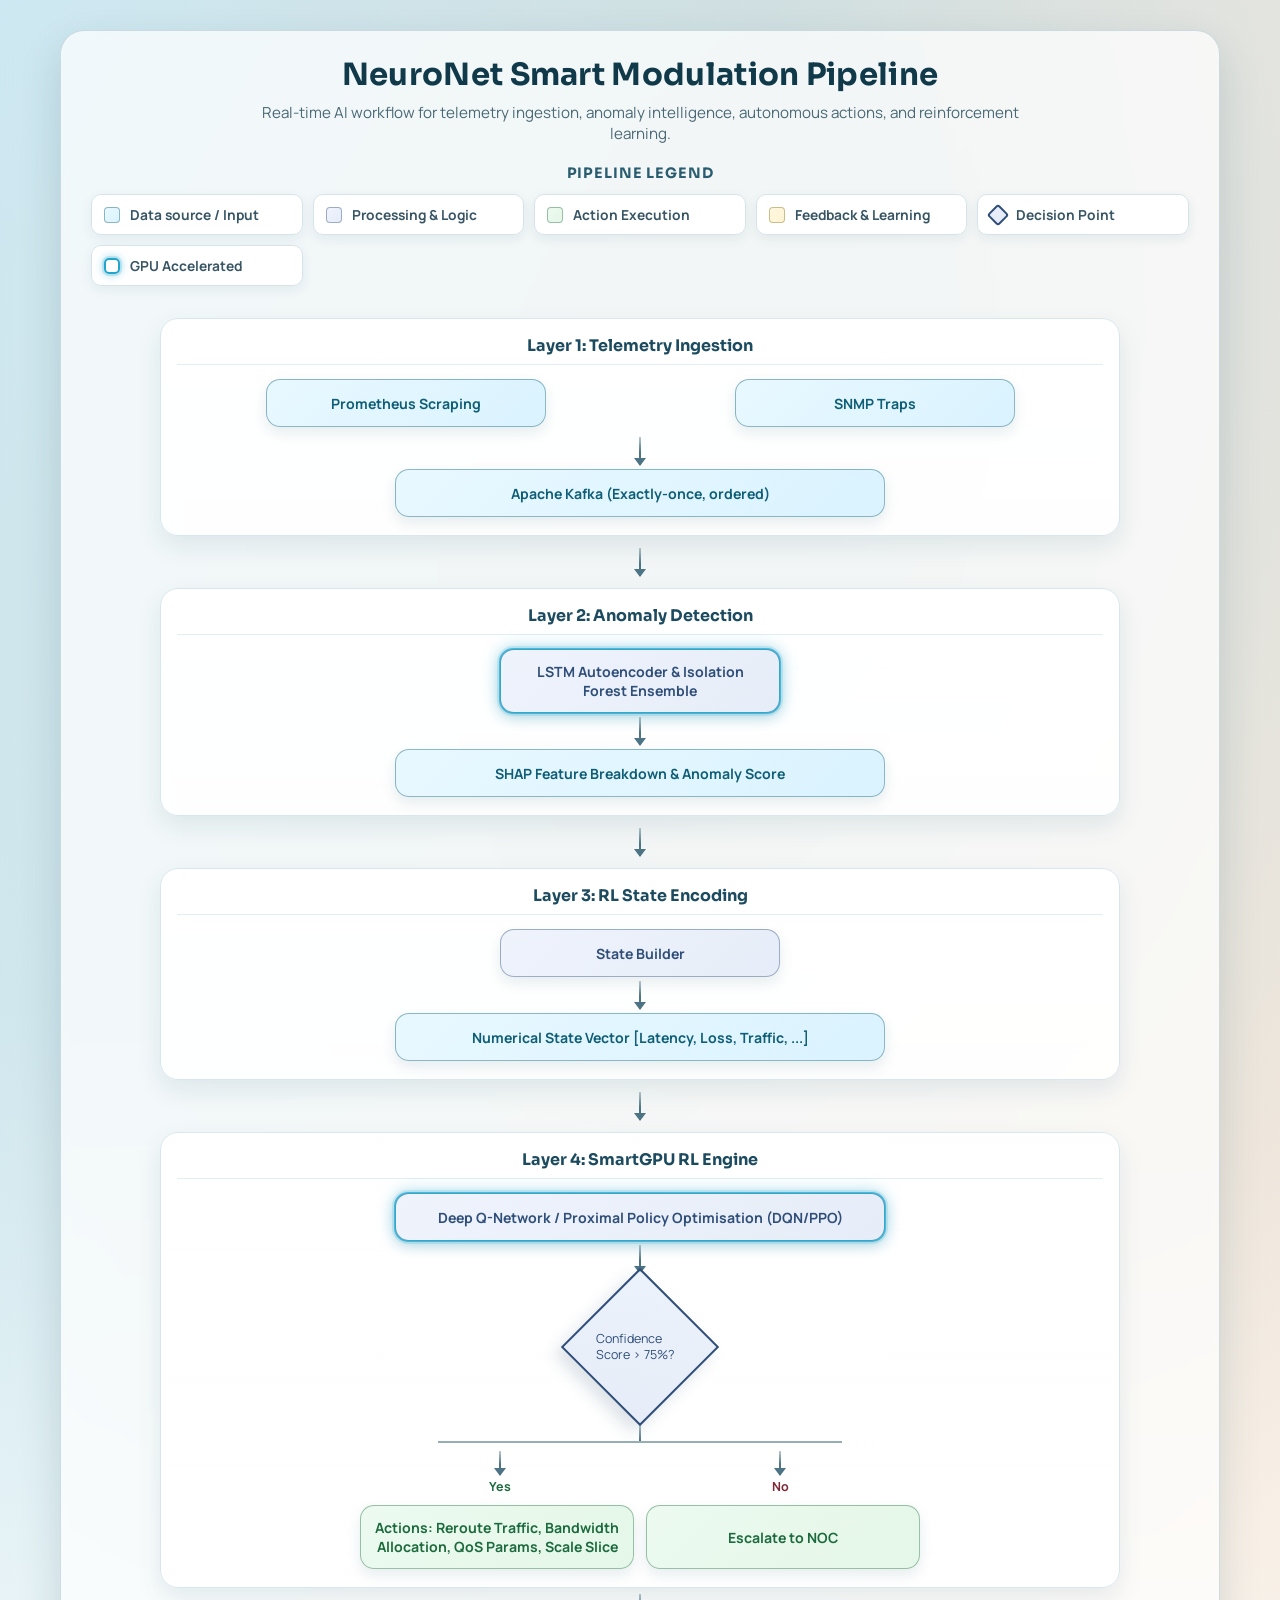
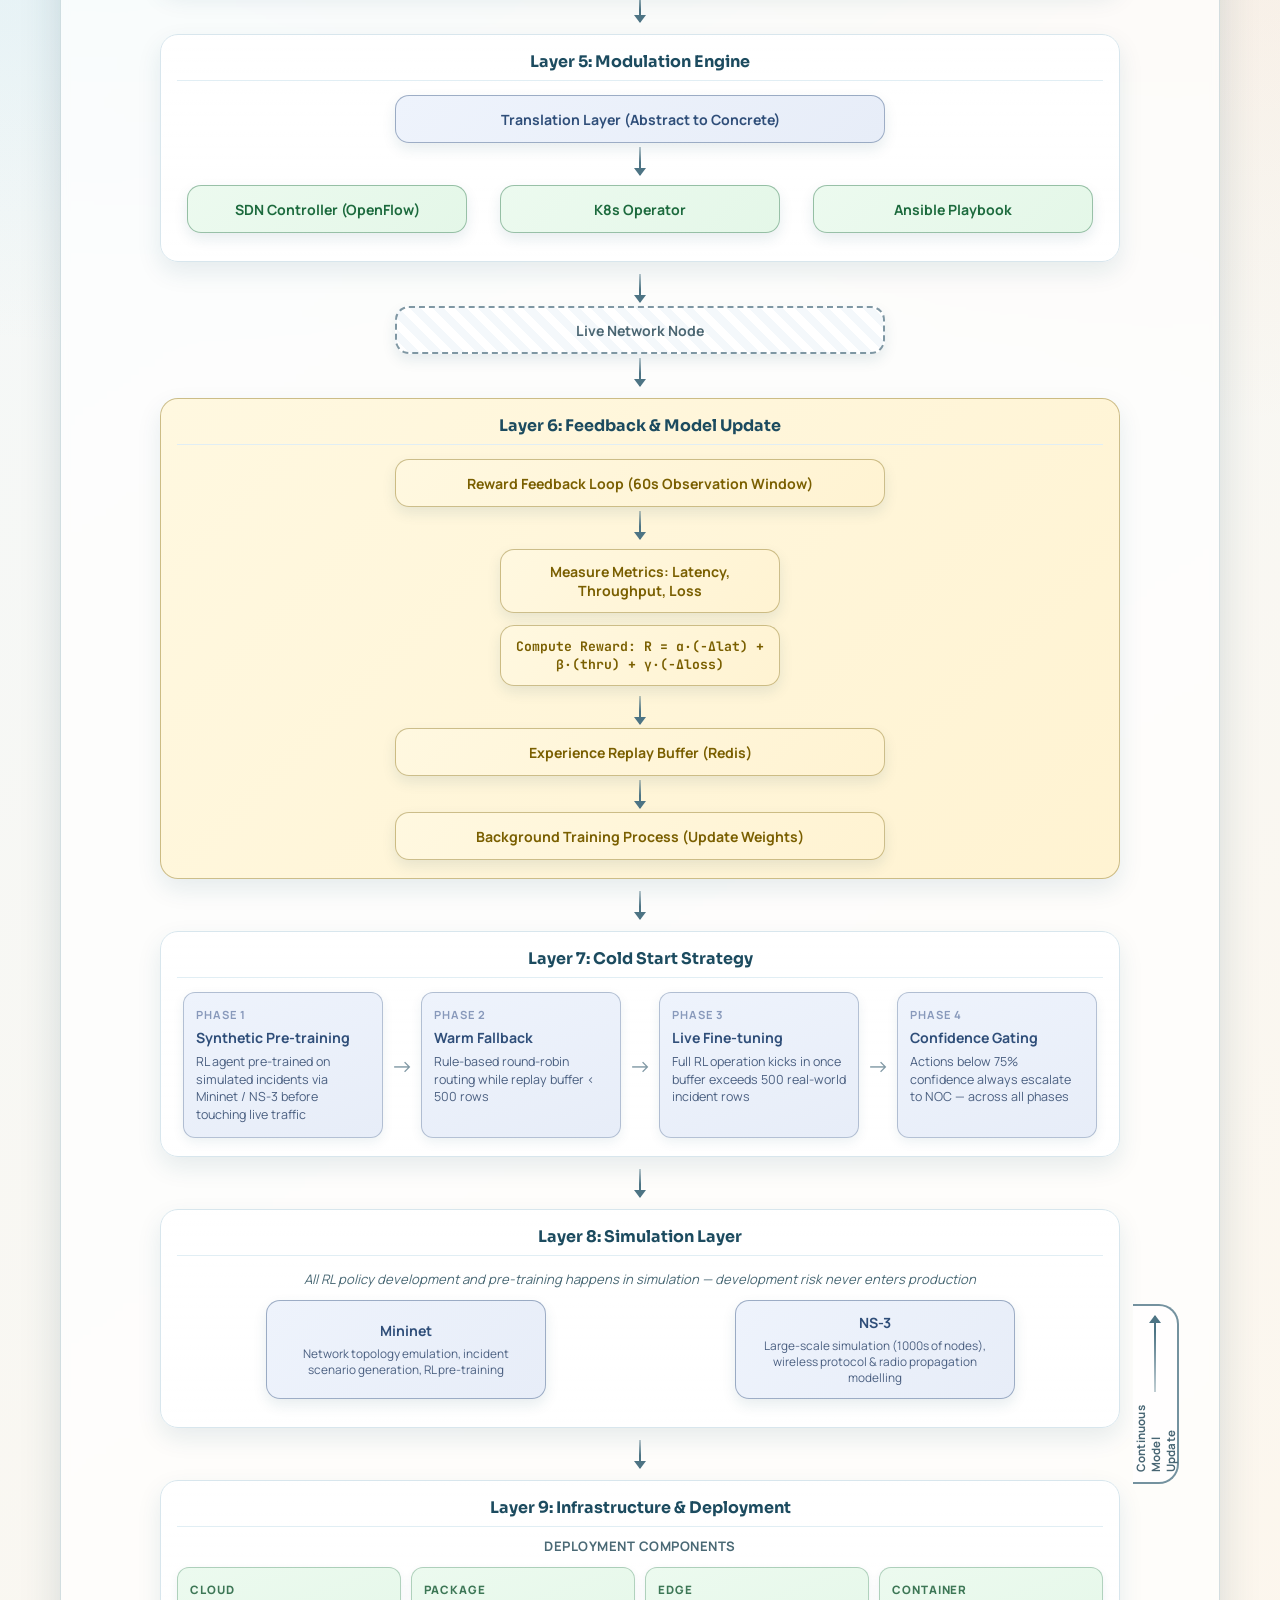
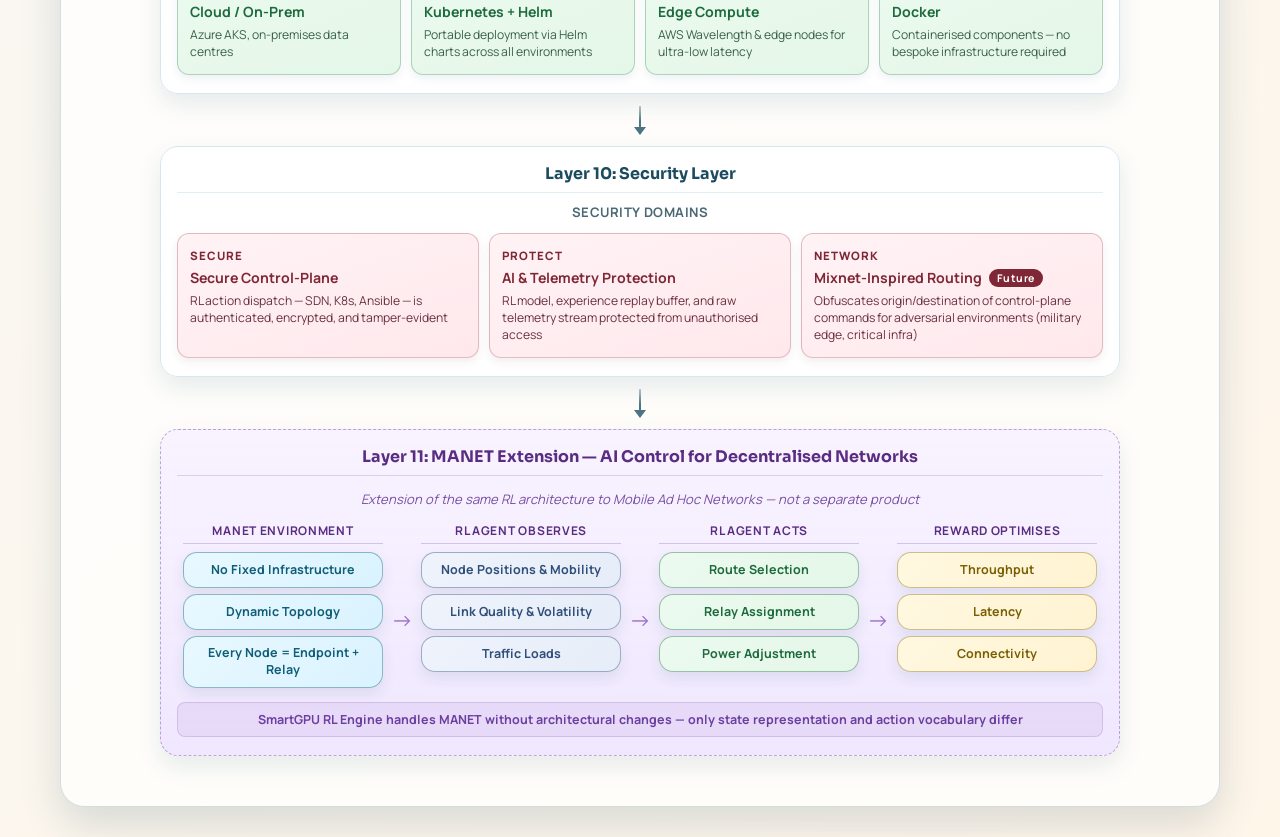
<file: Neuronet original.html>
<!DOCTYPE html>
<html lang="en">
<head>
<meta charset="UTF-8">
<meta name="viewport" content="width=device-width, initial-scale=1.0">
<title>NeuroNet Modulation Pipeline</title>
<link rel="preconnect" href="https://fonts.googleapis.com">
<link rel="preconnect" href="https://fonts.gstatic.com" crossorigin>
<link href="https://fonts.googleapis.com/css2?family=Manrope:wght@400;600;700&family=Sora:wght@600;700&family=JetBrains+Mono:wght@500&display=swap" rel="stylesheet">
</head>
<body>
<div class="neuronet-container">
<div class="title-block">
<h1>NeuroNet Smart Modulation Pipeline</h1>
<p>Real-time AI workflow for telemetry ingestion, anomaly intelligence, autonomous actions, and reinforcement learning.</p>
</div>

<div class="legend">
<h3 class="group-heading">Pipeline Legend</h3>
<div class="legend-item"><div class="legend-color data-source"></div>Data source / Input</div>
<div class="legend-item"><div class="legend-color processing"></div>Processing & Logic</div>
<div class="legend-item"><div class="legend-color action"></div>Action Execution</div>
<div class="legend-item"><div class="legend-color feedback"></div>Feedback & Learning</div>
<div class="legend-item"><div class="legend-diamond"></div>Decision Point</div>
<div class="legend-item"><div class="legend-gpu"></div>GPU Accelerated</div>
</div>

<div class="flowchart">
<div class="layer telemetry">
<h2>Layer 1: Telemetry Ingestion</h2>
<div class="sources">
<div class="node data-source">Prometheus Scraping</div>
<div class="node data-source">SNMP Traps</div>
</div>
<div class="connect"><div class="arrow"></div></div>
<div class="node data-source pipeline-item">Apache Kafka (Exactly-once, ordered)</div>
</div>

<div class="connect"><div class="arrow"></div></div>

<div class="layer anomaly">
	<h2>Layer 2: Anomaly Detection</h2>
	<div class="node processing">
		LSTM Autoencoder & Isolation Forest Ensemble
		<span class="gpu-accelerated-glow"></span>
	</div>
	<div class="connect"><div class="arrow"></div></div>
	<div class="node data-source pipeline-item">SHAP Feature Breakdown & Anomaly Score</div>
</div>

<div class="connect"><div class="arrow"></div></div>

<div class="layer state">
	<h2>Layer 3: RL State Encoding</h2>
	<div class="node processing">State Builder</div>
	<div class="connect"><div class="arrow"></div></div>
	<div class="node data-source pipeline-item">Numerical State Vector [Latency, Loss, Traffic, ...]</div>
</div>

<div class="connect"><div class="arrow"></div></div>

<div class="layer rl-engine">
	<h2>Layer 4: SmartGPU RL Engine</h2>
	<div class="decision-block">
		<div class="node processing pipeline-item">
			Deep Q-Network / Proximal Policy Optimisation (DQN/PPO)
			<span class="gpu-accelerated-glow"></span>
		</div>
		<div class="connect"><div class="arrow"></div></div>
		<div class="diamond processing">
			<span>Confidence Score > 75%?</span>
		</div>
		<div class="decision-branch">
			<div class="branch-stem"><div class="stem-line"></div></div>
			<div class="branch-row">
				<div class="branch-col yes"><div class="arrow"></div><span>Yes</span></div>
				<div class="branch-col no"><div class="arrow"></div><span>No</span></div>
			</div>
		</div>
		<div class="flows">
			<div class="node action action-yes">
				Actions: Reroute Traffic, Bandwidth Allocation, QoS Params, Scale Slice
			</div>
			<div class="node action action-no">
				Escalate to NOC
			</div>
		</div>
	</div>
</div>

<div class="connect connect-yes"><div class="arrow"></div></div>

<div class="layer modulation">
	<h2>Layer 5: Modulation Engine</h2>
	<div class="node processing pipeline-item">Translation Layer (Abstract to Concrete)</div>
	<div class="connect"><div class="arrow"></div></div>
	<div class="dispatchers">
		<div class="node action">SDN Controller (OpenFlow)</div>
		<div class="node action">K8s Operator</div>
		<div class="node action">Ansible Playbook</div>
	</div>
</div>

<div class="connect"><div class="arrow"></div></div>
<div class="node pipeline-item live-network">Live Network Node</div>
<div class="connect"><div class="arrow"></div></div>

<div class="layer feedback">
	<h2>Layer 6: Feedback & Model Update</h2>
	<div class="node feedback pipeline-item">Reward Feedback Loop (60s Observation Window)</div>
	<div class="connect"><div class="arrow"></div></div>
	<div class="calculations">
		<div class="node feedback">Measure Metrics: Latency, Throughput, Loss</div>
		<div class="node feedback calculate">
			Compute Reward: R = α·(−Δlat) + β·(thru) + γ·(−Δloss)
		</div>
	</div>
	<div class="connect"><div class="arrow"></div></div>
	<div class="node feedback pipeline-item">Experience Replay Buffer (Redis)</div>
	<div class="connect"><div class="arrow"></div></div>
	<div class="node feedback pipeline-item">Background Training Process (Update Weights)</div>
</div>

<div class="connect"><div class="arrow"></div></div>

<div class="layer coldstart">
	<h2>Layer 7: Cold Start Strategy</h2>
	<div class="coldstart-phases">
		<div class="phase-card phase1">
			<div class="phase-num">Phase 1</div>
			<div class="phase-title">Synthetic Pre-training</div>
			<div class="phase-desc">RL agent pre-trained on simulated incidents via Mininet / NS-3 before touching live traffic</div>
		</div>
		<div class="phase-arrow">→</div>
		<div class="phase-card phase2">
			<div class="phase-num">Phase 2</div>
			<div class="phase-title">Warm Fallback</div>
			<div class="phase-desc">Rule-based round-robin routing while replay buffer &lt; 500 rows</div>
		</div>
		<div class="phase-arrow">→</div>
		<div class="phase-card phase3">
			<div class="phase-num">Phase 3</div>
			<div class="phase-title">Live Fine-tuning</div>
			<div class="phase-desc">Full RL operation kicks in once buffer exceeds 500 real-world incident rows</div>
		</div>
		<div class="phase-arrow">→</div>
		<div class="phase-card phase4">
			<div class="phase-num">Phase 4</div>
			<div class="phase-title">Confidence Gating</div>
			<div class="phase-desc">Actions below 75% confidence always escalate to NOC — across all phases</div>
		</div>
	</div>
</div>

<div class="connect"><div class="arrow"></div></div>

<div class="layer simulation">
	<h2>Layer 8: Simulation Layer</h2>
	<div class="sim-note">All RL policy development and pre-training happens in simulation — development risk never enters production</div>
	<div class="sources">
		<div class="node processing">
			Mininet
			<span class="sim-sub">Network topology emulation, incident scenario generation, RL pre-training</span>
		</div>
		<div class="node processing">
			NS-3
			<span class="sim-sub">Large-scale simulation (1000s of nodes), wireless protocol & radio propagation modelling</span>
		</div>
	</div>
</div>

<div class="connect"><div class="arrow"></div></div>

<div class="layer infra">
	<h2>Layer 9: Infrastructure & Deployment</h2>
	<h3 class="subheading">Deployment Components</h3>
	<div class="infra-grid">
		<div class="infra-card">
			<div class="infra-icon">Cloud</div>
			<div class="infra-label">Cloud / On-Prem</div>
			<div class="infra-desc">Azure AKS, on-premises data centres</div>
		</div>
		<div class="infra-card">
			<div class="infra-icon">Package</div>
			<div class="infra-label">Kubernetes + Helm</div>
			<div class="infra-desc">Portable deployment via Helm charts across all environments</div>
		</div>
		<div class="infra-card">
			<div class="infra-icon">Edge</div>
			<div class="infra-label">Edge Compute</div>
			<div class="infra-desc">AWS Wavelength & edge nodes for ultra-low latency</div>
		</div>
		<div class="infra-card">
			<div class="infra-icon">Container</div>
			<div class="infra-label">Docker</div>
			<div class="infra-desc">Containerised components — no bespoke infrastructure required</div>
		</div>
	</div>
</div>

<div class="connect"><div class="arrow"></div></div>

<div class="layer security">
	<h2>Layer 10: Security Layer</h2>
	<h3 class="subheading">Security Domains</h3>
	<div class="security-grid">
		<div class="security-card">
			<div class="sec-icon">Secure</div>
			<div class="sec-title">Secure Control-Plane</div>
			<div class="sec-desc">RL action dispatch — SDN, K8s, Ansible — is authenticated, encrypted, and tamper-evident</div>
		</div>
		<div class="security-card">
			<div class="sec-icon">Protect</div>
			<div class="sec-title">AI & Telemetry Protection</div>
			<div class="sec-desc">RL model, experience replay buffer, and raw telemetry stream protected from unauthorised access</div>
		</div>
		<div class="security-card future-tag">
			<div class="sec-icon">Network</div>
			<div class="sec-title">Mixnet-Inspired Routing <span class="future-badge">Future</span></div>
			<div class="sec-desc">Obfuscates origin/destination of control-plane commands for adversarial environments (military edge, critical infra)</div>
		</div>
	</div>
</div>

<div class="connect"><div class="arrow"></div></div>

<div class="layer manet">
	<h2>Layer 11: MANET Extension — AI Control for Decentralised Networks</h2>
	<div class="manet-note">Extension of the same RL architecture to Mobile Ad Hoc Networks — not a separate product</div>
	<div class="manet-grid">
		<div class="manet-card">
			<div class="manet-label">MANET Environment</div>
			<div class="manet-items">
				<div class="node data-source manet-node">No Fixed Infrastructure</div>
				<div class="node data-source manet-node">Dynamic Topology</div>
				<div class="node data-source manet-node">Every Node = Endpoint + Relay</div>
			</div>
		</div>
		<div class="manet-flow-arrow">→</div>
		<div class="manet-card">
			<div class="manet-label">RL Agent Observes</div>
			<div class="manet-items">
				<div class="node processing manet-node">Node Positions & Mobility</div>
				<div class="node processing manet-node">Link Quality & Volatility</div>
				<div class="node processing manet-node">Traffic Loads</div>
			</div>
		</div>
		<div class="manet-flow-arrow">→</div>
		<div class="manet-card">
			<div class="manet-label">RL Agent Acts</div>
			<div class="manet-items">
				<div class="node action manet-node">Route Selection</div>
				<div class="node action manet-node">Relay Assignment</div>
				<div class="node action manet-node">Power Adjustment</div>
			</div>
		</div>
		<div class="manet-flow-arrow">→</div>
		<div class="manet-card">
			<div class="manet-label">Reward Optimises</div>
			<div class="manet-items">
				<div class="node feedback manet-node">Throughput</div>
				<div class="node feedback manet-node">Latency</div>
				<div class="node feedback manet-node">Connectivity</div>
			</div>
		</div>
	</div>
	<div class="manet-footer">SmartGPU RL Engine handles MANET without architectural changes — only state representation and action vocabulary differ</div>
</div>

<div class="loop-back">
	<div class="arrow-up"></div>
	<div class="text">Continuous Model Update</div>
</div>
</div>
</div>

<style>
* {
box-sizing: border-box;
}

body {
margin: 0;
min-height: 100vh;
font-family: "Manrope", "Trebuchet MS", sans-serif;
color: #16303a;
background:
radial-gradient(circle at 12% 8%, rgba(50, 170, 212, 0.18) 0 18%, transparent 42%),
radial-gradient(circle at 90% 14%, rgba(255, 174, 116, 0.2) 0 16%, transparent 40%),
linear-gradient(145deg, #eff9ff 0%, #fff6ea 100%);
}

.neuronet-container {
--border-radius: 14px;
--node-width: 280px;
--arrow-color: #4d7484;

--data-color: #daf3ff;
--processing-color: #e7edf8;
--action-color: #e4f7e8;
--feedback-color: #fff3d2;

--data-accent: #0f5e76;
--processing-accent: #2f4e79;
--action-accent: #1c6a3d;
--feedback-accent: #7a5f00;

max-width: 1160px;
margin: 30px auto;
padding: 24px clamp(14px, 3vw, 30px) 42px;
border-radius: 24px;
background: rgba(255, 255, 255, 0.72);
border: 1px solid rgba(86, 131, 148, 0.26);
box-shadow: 0 18px 42px rgba(26, 70, 88, 0.16);
backdrop-filter: blur(4px);
position: relative;
overflow: auto;
}

.title-block {
text-align: center;
margin-bottom: 20px;
}

.title-block h1 {
margin: 0;
font-family: "Sora", "Segoe UI", sans-serif;
font-size: clamp(1.25rem, 2.4vw, 2rem);
letter-spacing: 0.01em;
color: #10394a;
}

.title-block p {
margin: 8px auto 0;
max-width: 820px;
font-size: 0.95rem;
color: #4a6975;
}

.legend {
display: grid;
grid-template-columns: repeat(auto-fit, minmax(190px, 1fr));
gap: 10px;
margin-bottom: 24px;
}

.group-heading {
grid-column: 1 / -1;
margin: 0 0 2px;
font-family: "Sora", "Segoe UI", sans-serif;
font-size: 0.9rem;
text-transform: uppercase;
letter-spacing: 0.06em;
color: #2a5d70;
text-align: center;
}

.legend-item {
display: flex;
align-items: center;
gap: 10px;
font-size: 0.86rem;
font-weight: 700;
padding: 10px 12px;
border-radius: 10px;
background: rgba(255, 255, 255, 0.95);
border: 1px solid #d6e4ea;
color: #385564;
box-shadow: 0 4px 12px rgba(20, 74, 97, 0.08);
}

.legend-color,
.legend-diamond,
.legend-gpu {
width: 16px;
height: 16px;
flex: 0 0 16px;
}

.legend-color {
border-radius: 4px;
}

.legend-diamond {
transform: rotate(45deg);
border-radius: 3px;
background: var(--processing-color);
border: 2px solid var(--processing-accent);
}

.legend-gpu {
border-radius: 5px;
border: 2px solid #22a5cc;
box-shadow: 0 0 0 2px rgba(34, 165, 204, 0.18), 0 0 10px rgba(34, 165, 204, 0.55);
}

.flowchart {
display: flex;
flex-direction: column;
align-items: center;
position: relative;
width: 100%;
}

.layer {
width: min(100%, 960px);
border: 1px solid #d8e6ed;
border-radius: 18px;
padding: 16px 16px 18px;
margin: 8px 0;
background: linear-gradient(180deg, rgba(255, 255, 255, 0.96), rgba(255, 255, 255, 0.88));
box-shadow: 0 10px 24px rgba(17, 75, 98, 0.1);
position: relative;
animation: rise 0.45s ease-out both;
}

.layer h2 {
font-family: "Sora", "Segoe UI", sans-serif;
font-size: 1rem;
margin: 0 0 14px;
text-align: center;
color: #1c4b5f;
padding-bottom: 8px;
border-bottom: 1px solid #e1eef4;
}

.subheading {
margin: -4px 0 12px;
text-align: center;
font-size: 0.82rem;
font-weight: 700;
letter-spacing: 0.04em;
text-transform: uppercase;
color: #4a6975;
}

.node {
width: min(100%, var(--node-width));
min-height: 48px;
padding: 12px 14px;
border-radius: var(--border-radius);
display: flex;
align-items: center;
justify-content: center;
text-align: center;
margin: 0 auto;
font-size: 0.88rem;
font-weight: 700;
line-height: 1.35;
box-shadow: 0 6px 14px rgba(22, 74, 96, 0.1);
position: relative;
transition: transform 0.2s ease, box-shadow 0.2s ease;
}

.node:hover {
transform: translateY(-2px);
box-shadow: 0 10px 18px rgba(22, 74, 96, 0.16);
}

.data-source {
background: linear-gradient(135deg, #e8f8ff, var(--data-color));
color: var(--data-accent);
border: 1px solid rgba(15, 94, 118, 0.42);
}

.processing {
background: linear-gradient(135deg, #eef3fc, var(--processing-color));
color: var(--processing-accent);
border: 1px solid rgba(47, 78, 121, 0.42);
}

.action {
background: linear-gradient(135deg, #ecfaef, var(--action-color));
color: var(--action-accent);
border: 1px solid rgba(28, 106, 61, 0.4);
}

.feedback {
background: linear-gradient(135deg, #fff8e0, var(--feedback-color));
color: var(--feedback-accent);
border: 1px solid rgba(122, 95, 0, 0.38);
}

.pipeline-item {
width: min(100%, calc(var(--node-width) + 210px));
}

.action-yes,
.action-no {
width: min(100%, 560px);
}

.sources,
.dispatchers,
.calculations {
display: flex;
justify-content: center;
gap: 12px;
margin: 10px 0;
flex-wrap: wrap;
}

.flows {
display: grid;
grid-template-columns: repeat(2, minmax(220px, 1fr));
gap: 12px;
width: min(100%, 560px);
margin: 10px auto 0;
}

.flows .node {
width: 100%;
}

.calculations {
flex-direction: column;
align-items: center;
}

.decision-branch {
width: min(100%, 560px);
margin: 4px auto 8px;
}

.branch-stem {
height: 20px;
display: flex;
justify-content: center;
}

.stem-line {
width: 2px;
height: 100%;
background: linear-gradient(180deg, rgba(77, 116, 132, 0.3), var(--arrow-color));
}

.branch-row {
display: grid;
grid-template-columns: 1fr 1fr;
position: relative;
padding-top: 10px;
}

.branch-row::before {
content: "";
position: absolute;
top: 0;
left: 14%;
right: 14%;
height: 2px;
background-color: rgba(77, 116, 132, 0.58);
}

.branch-col {
display: flex;
flex-direction: column;
align-items: center;
gap: 3px;
}

.branch-col .arrow {
height: 24px;
}

.branch-col span {
font-size: 0.78rem;
font-weight: 700;
}

.branch-col.yes span {
color: var(--action-accent);
}

.branch-col.no span {
color: #7f2736;
}

.live-network {
background: repeating-linear-gradient(
45deg,
#ffffff,
#ffffff 8px,
#f4f8fb 8px,
#f4f8fb 16px
);
border: 2px dashed #7f97a3;
color: #4b6672;
font-weight: 700;
}

.gpu-accelerated-glow {
position: absolute;
inset: -2px;
border: 2px solid rgba(29, 165, 206, 0.78);
box-shadow: 0 0 0 2px rgba(29, 165, 206, 0.14), 0 0 16px rgba(29, 165, 206, 0.42);
border-radius: inherit;
pointer-events: none;
}

.diamond {
width: 112px;
height: 112px;
background: linear-gradient(145deg, #ecf2fb, var(--processing-color));
border: 2px solid var(--processing-accent);
transform: rotate(45deg);
display: flex;
align-items: center;
justify-content: center;
margin: 18px auto;
box-shadow: 0 10px 16px rgba(24, 69, 99, 0.15);
z-index: 2;
}

.diamond span {
transform: rotate(-45deg);
font-size: 0.78rem;
line-height: 1.25;
padding: 0 10px;
color: var(--processing-accent);
}

.connect {
display: flex;
justify-content: center;
height: 28px;
width: 100%;
margin: 4px 0;
}

.arrow {
width: 2px;
height: 100%;
background: linear-gradient(180deg, rgba(77, 116, 132, 0.38) 0%, var(--arrow-color) 55%);
position: relative;
}

.arrow::after {
content: "";
position: absolute;
bottom: -1px;
left: 50%;
transform: translateX(-50%);
width: 0;
height: 0;
border-left: 6px solid transparent;
border-right: 6px solid transparent;
border-top: 8px solid var(--arrow-color);
}

.arrow-up {
width: 2px;
height: 100%;
background: linear-gradient(180deg, var(--arrow-color) 20%, rgba(77, 116, 132, 0.35) 100%);
position: relative;
}

.arrow-up::after {
content: "";
position: absolute;
top: -1px;
left: 50%;
transform: translateX(-50%) rotate(180deg);
width: 0;
height: 0;
border-left: 6px solid transparent;
border-right: 6px solid transparent;
border-top: 8px solid var(--arrow-color);
}

.connect-yes {
margin-top: -2px;
}

.calculate {
font-family: "JetBrains Mono", Consolas, monospace;
font-size: 0.82rem;
}

.loop-back {
position: absolute;
right: 10px;
top: 71%;
height: 180px;
width: 46px;
border: 2px solid rgba(77, 116, 132, 0.78);
border-left: none;
border-top-right-radius: 20px;
border-bottom-right-radius: 20px;
display: flex;
flex-direction: column;
align-items: center;
justify-content: center;
padding: 10px 8px;
background: rgba(255, 255, 255, 0.64);
}

.loop-back .text {
writing-mode: vertical-rl;
transform: rotate(180deg);
font-size: 0.72rem;
color: #486674;
font-weight: 700;
letter-spacing: 0.02em;
margin-top: 8px;
}

/* ── Cold Start ── */
.coldstart-phases {
display: flex;
align-items: stretch;
justify-content: center;
gap: 6px;
flex-wrap: wrap;
margin-top: 4px;
}

.phase-card {
flex: 1 1 160px;
max-width: 200px;
border-radius: 12px;
padding: 14px 12px;
display: flex;
flex-direction: column;
gap: 6px;
border: 1px solid rgba(47, 78, 121, 0.3);
background: linear-gradient(160deg, #eef3fc, var(--processing-color));
box-shadow: 0 4px 12px rgba(17, 75, 98, 0.08);
}

.phase-num {
font-size: 0.7rem;
font-weight: 700;
color: #8899bb;
text-transform: uppercase;
letter-spacing: 0.08em;
}

.phase-title {
font-size: 0.88rem;
font-weight: 700;
color: var(--processing-accent);
}

.phase-desc {
font-size: 0.78rem;
color: #4a5f80;
line-height: 1.4;
}

.phase-arrow {
display: flex;
align-items: center;
font-size: 1.4rem;
color: #7f97a3;
flex-shrink: 0;
padding: 0 2px;
}

/* ── Simulation ── */
.sim-note {
text-align: center;
font-size: 0.82rem;
color: #4a6975;
margin-bottom: 12px;
font-style: italic;
}

.simulation .node {
flex-direction: column;
gap: 6px;
min-height: 80px;
max-width: 380px;
}

.sim-sub {
font-size: 0.74rem;
font-weight: 400;
color: #4a5f80;
line-height: 1.35;
}

/* ── Infrastructure ── */
.infra-grid {
display: grid;
grid-template-columns: repeat(auto-fit, minmax(180px, 1fr));
gap: 10px;
}

.infra-card {
border-radius: 12px;
padding: 14px 12px;
background: linear-gradient(160deg, #ecfaef, var(--action-color));
border: 1px solid rgba(28, 106, 61, 0.28);
box-shadow: 0 4px 10px rgba(17, 75, 98, 0.07);
display: flex;
flex-direction: column;
gap: 5px;
}

.infra-icon {
font-size: 0.72rem;
font-weight: 800;
letter-spacing: 0.08em;
text-transform: uppercase;
color: #3d7756;
}

.infra-label {
font-size: 0.88rem;
font-weight: 700;
color: var(--action-accent);
}

.infra-desc {
font-size: 0.76rem;
color: #3a6048;
line-height: 1.4;
}

/* ── Security ── */
.security-grid {
display: grid;
grid-template-columns: repeat(auto-fit, minmax(220px, 1fr));
gap: 10px;
}

.security-card {
border-radius: 12px;
padding: 14px 12px;
background: linear-gradient(160deg, #fff3f5, #ffe8ec);
border: 1px solid rgba(127, 39, 54, 0.26);
box-shadow: 0 4px 10px rgba(100, 20, 35, 0.07);
display: flex;
flex-direction: column;
gap: 5px;
}

.sec-icon {
font-size: 0.72rem;
font-weight: 800;
letter-spacing: 0.08em;
text-transform: uppercase;
color: #7f2736;
}

.sec-title {
font-size: 0.88rem;
font-weight: 700;
color: #7f2736;
display: flex;
align-items: center;
gap: 7px;
flex-wrap: wrap;
}

.sec-desc {
font-size: 0.76rem;
color: #6a3040;
line-height: 1.4;
}

.future-badge {
font-size: 0.66rem;
font-weight: 700;
background: #7f2736;
color: #fff;
border-radius: 20px;
padding: 2px 8px;
letter-spacing: 0.04em;
}

/* ── MANET ── */
.layer.manet {
border: 1.5px dashed rgba(110, 60, 160, 0.42);
background: linear-gradient(180deg, rgba(248, 243, 255, 0.98), rgba(238, 228, 255, 0.88));
}

.layer.manet h2 {
color: #5a2d82;
border-bottom-color: rgba(110, 60, 160, 0.2);
}

.manet-note {
text-align: center;
font-size: 0.82rem;
color: #7a4fa3;
margin-bottom: 14px;
font-style: italic;
}

.manet-grid {
display: flex;
align-items: stretch;
justify-content: center;
gap: 6px;
flex-wrap: wrap;
}

.manet-card {
flex: 1 1 150px;
max-width: 200px;
display: flex;
flex-direction: column;
gap: 8px;
}

.manet-label {
font-size: 0.75rem;
font-weight: 700;
text-align: center;
color: #5a2d82;
text-transform: uppercase;
letter-spacing: 0.06em;
padding-bottom: 4px;
border-bottom: 1px solid rgba(110, 60, 160, 0.25);
}

.manet-items {
display: flex;
flex-direction: column;
gap: 6px;
}

.manet-node {
width: 100% !important;
font-size: 0.78rem !important;
min-height: 36px;
padding: 8px 10px !important;
}

.manet-flow-arrow {
display: flex;
align-items: center;
font-size: 1.4rem;
color: #9b72c8;
flex-shrink: 0;
padding: 0 2px;
margin-top: 28px;
}

.manet-footer {
margin-top: 14px;
text-align: center;
font-size: 0.78rem;
font-weight: 700;
color: #6a3fa0;
background: rgba(110, 60, 160, 0.08);
border-radius: 8px;
padding: 8px 14px;
border: 1px solid rgba(110, 60, 160, 0.18);
}

@keyframes rise {
from {
opacity: 0;
transform: translateY(12px);
}
to {
opacity: 1;
transform: translateY(0);
}
}

@media (max-width: 900px) {
.neuronet-container {
padding: 18px 12px 30px;
}

.layer {
padding: 14px;
}

.decision-branch,
.flows {
width: min(100%, 460px);
}

.loop-back {
display: none;
}
}

@media (max-width: 640px) {
.title-block p {
font-size: 0.88rem;
}

.legend {
grid-template-columns: 1fr;
}

.node,
.pipeline-item,
.action-yes,
.action-no {
width: 100%;
}

.sources,
.dispatchers,
.flows {
flex-direction: column;
align-items: center;
}

.flows {
display: grid;
grid-template-columns: 1fr;
width: 100%;
}

.diamond {
width: 92px;
height: 92px;
}

.diamond span {
font-size: 0.7rem;
}

.branch-row::before {
left: 12%;
right: 12%;
}
}
</style>
 </body>
 </html>
</file>
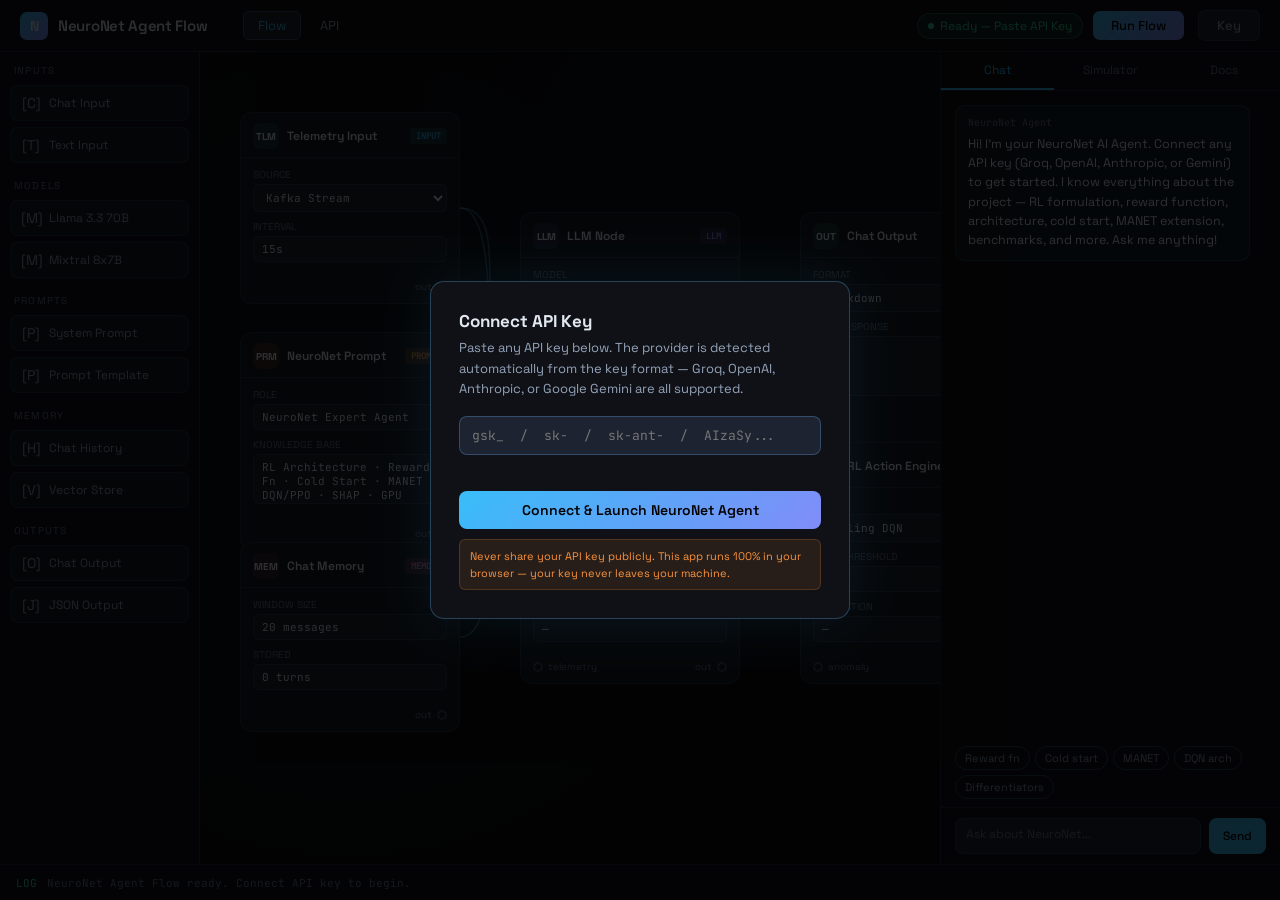
<file: neuronet_agent.html>
<!DOCTYPE html>
<html lang="en">
<head>
<meta charset="UTF-8">
<meta name="viewport" content="width=device-width, initial-scale=1.0">
<title>NeuroNet AI Agent — Visual Flow</title>
<style>
  @import url('https://fonts.googleapis.com/css2?family=JetBrains+Mono:wght@400;500;600&family=Space+Grotesk:wght@300;400;500;600&display=swap');

  :root {
    --bg: #0a0c10;
    --bg2: #0f1117;
    --bg3: #161b24;
    --bg4: #1d2330;
    --border: rgba(99,179,237,0.15);
    --border2: rgba(99,179,237,0.3);
    --accent: #38bdf8;
    --accent2: #818cf8;
    --accent3: #34d399;
    --accent4: #fb923c;
    --accent5: #f472b6;
    --text: #e2e8f0;
    --text2: #94a3b8;
    --text3: #64748b;
    --node-w: 220px;
    --glow: 0 0 20px rgba(56,189,248,0.15);
    --glow2: 0 0 30px rgba(56,189,248,0.25);
  }

  * { box-sizing: border-box; margin: 0; padding: 0; }

  body {
    font-family: 'Space Grotesk', sans-serif;
    background: var(--bg);
    color: var(--text);
    height: 100vh;
    overflow: hidden;
    display: flex;
    flex-direction: column;
  }

  /* TOP BAR */
  #topbar {
    display: flex;
    align-items: center;
    gap: 16px;
    padding: 0 20px;
    height: 52px;
    background: var(--bg2);
    border-bottom: 1px solid var(--border);
    flex-shrink: 0;
    z-index: 100;
  }
  .logo {
    display: flex; align-items: center; gap: 10px;
    font-size: 15px; font-weight: 600; letter-spacing: -0.3px;
  }
  .logo-icon {
    width: 28px; height: 28px;
    background: linear-gradient(135deg, var(--accent), var(--accent2));
    border-radius: 7px;
    display: flex; align-items: center; justify-content: center;
    font-size: 14px;
  }
  .top-tabs {
    display: flex; gap: 4px; margin-left: 20px;
  }
  .top-tab {
    padding: 5px 14px; font-size: 13px; border-radius: 6px;
    cursor: pointer; color: var(--text2); transition: all 0.15s;
    border: 1px solid transparent;
  }
  .top-tab.active {
    background: var(--bg4); color: var(--accent); border-color: var(--border2);
  }
  .top-tab:hover:not(.active) { color: var(--text); }
  .top-right { margin-left: auto; display: flex; align-items: center; gap: 10px; }
  .status-pill {
    display: flex; align-items: center; gap: 6px;
    padding: 4px 10px; border-radius: 20px;
    background: rgba(52,211,153,0.1); border: 1px solid rgba(52,211,153,0.3);
    font-size: 12px; color: var(--accent3);
  }
  .status-pill .dot { width: 6px; height: 6px; border-radius: 50%; background: var(--accent3); animation: pulse 2s infinite; }
  @keyframes pulse { 0%,100%{opacity:1} 50%{opacity:0.4} }
  .btn-run {
    padding: 6px 18px; font-size: 13px; font-weight: 500;
    background: linear-gradient(135deg, var(--accent), var(--accent2));
    color: #000; border: none; border-radius: 7px; cursor: pointer;
    font-family: 'Space Grotesk', sans-serif;
    transition: opacity 0.15s;
  }
  .btn-run:hover { opacity: 0.85; }

  /* MAIN LAYOUT */
  #main { display: flex; flex: 1; overflow: hidden; }

  /* LEFT SIDEBAR — node palette */
  #sidebar {
    width: 200px; flex-shrink: 0;
    background: var(--bg2);
    border-right: 1px solid var(--border);
    overflow-y: auto;
    padding: 12px 10px;
  }
  .sidebar-section { margin-bottom: 16px; }
  .sidebar-label {
    font-size: 10px; text-transform: uppercase; letter-spacing: 1.2px;
    color: var(--text3); padding: 0 4px; margin-bottom: 8px;
  }
  .palette-node {
    display: flex; align-items: center; gap: 8px;
    padding: 8px 10px; border-radius: 8px;
    border: 1px solid var(--border);
    background: var(--bg3); margin-bottom: 6px;
    cursor: grab; font-size: 12px; color: var(--text2);
    transition: all 0.15s;
  }
  .palette-node:hover { border-color: var(--border2); color: var(--text); background: var(--bg4); }
  .palette-icon { font-size: 14px; width: 20px; text-align: center; }

  /* CANVAS */
  #canvas-wrap {
    flex: 1; position: relative; overflow: hidden;
    background: var(--bg);
    background-image:
      radial-gradient(circle at 20% 50%, rgba(56,189,248,0.03) 0%, transparent 60%),
      radial-gradient(circle at 80% 20%, rgba(129,140,248,0.04) 0%, transparent 60%);
  }
  #canvas-bg {
    position: absolute; inset: 0; pointer-events: none;
  }
  #canvas {
    position: absolute; inset: 0;
    transform-origin: 0 0;
  }

  /* NODES */
  .flow-node {
    position: absolute;
    width: var(--node-w);
    background: var(--bg3);
    border: 1px solid var(--border);
    border-radius: 12px;
    cursor: move;
    user-select: none;
    transition: border-color 0.15s, box-shadow 0.15s;
    z-index: 10;
  }
  .flow-node:hover { border-color: var(--border2); box-shadow: var(--glow); }
  .flow-node.active { border-color: var(--accent); box-shadow: var(--glow2); }
  .flow-node.running { border-color: var(--accent3); box-shadow: 0 0 20px rgba(52,211,153,0.25); animation: nodeRun 0.6s ease; }
  @keyframes nodeRun { 0%{transform:scale(1)} 50%{transform:scale(1.03)} 100%{transform:scale(1)} }

  .node-header {
    display: flex; align-items: center; gap: 8px;
    padding: 10px 12px 8px;
    border-bottom: 1px solid var(--border);
  }
  .node-icon {
    width: 26px; height: 26px; border-radius: 7px;
    display: flex; align-items: center; justify-content: center;
    font-size: 13px; flex-shrink: 0;
  }
  .node-title { font-size: 12px; font-weight: 600; color: var(--text); flex: 1; }
  .node-badge {
    font-size: 9px; padding: 2px 6px; border-radius: 4px;
    font-family: 'JetBrains Mono', monospace; font-weight: 500;
  }
  .node-body { padding: 10px 12px; }
  .node-field {
    margin-bottom: 8px;
  }
  .node-field label { font-size: 10px; color: var(--text3); display: block; margin-bottom: 3px; }
  .node-field input, .node-field select, .node-field textarea {
    width: 100%; background: var(--bg4); border: 1px solid var(--border);
    border-radius: 6px; padding: 5px 8px; font-size: 11px;
    color: var(--text); font-family: 'JetBrains Mono', monospace;
    outline: none; transition: border-color 0.15s;
  }
  .node-field input:focus, .node-field select:focus, .node-field textarea:focus {
    border-color: var(--accent);
  }
  .node-field textarea { resize: vertical; min-height: 50px; }
  .node-field select option { background: var(--bg3); }

  /* PORTS */
  .port-row { display: flex; justify-content: space-between; padding: 0 12px 10px; }
  .port {
    display: flex; align-items: center; gap: 5px;
    font-size: 10px; color: var(--text3); cursor: pointer;
  }
  .port-dot {
    width: 10px; height: 10px; border-radius: 50%;
    border: 2px solid var(--border2); background: var(--bg3);
    transition: all 0.15s; flex-shrink: 0;
  }
  .port:hover .port-dot { background: var(--accent); border-color: var(--accent); }

  /* SVG EDGES */
  #edges-svg {
    position: absolute; inset: 0;
    pointer-events: none; z-index: 5;
    overflow: visible;
  }
  .edge { stroke: rgba(99,179,237,0.4); stroke-width: 1.5; fill: none; }
  .edge.active-edge { stroke: var(--accent3); stroke-width: 2; }

  /* RIGHT PANEL */
  #right-panel {
    width: 340px; flex-shrink: 0;
    background: var(--bg2); border-left: 1px solid var(--border);
    display: flex; flex-direction: column; overflow: hidden;
  }
  #right-tabs {
    display: flex; border-bottom: 1px solid var(--border);
  }
  .rtab {
    flex: 1; padding: 10px 8px; font-size: 12px; text-align: center;
    cursor: pointer; color: var(--text3); transition: all 0.15s;
    border-bottom: 2px solid transparent;
  }
  .rtab.active { color: var(--accent); border-bottom-color: var(--accent); }
  .rtab:hover:not(.active) { color: var(--text2); }

  .rpanel { display: none; flex: 1; flex-direction: column; overflow: hidden; }
  .rpanel.active { display: flex; }

  /* CHAT PANEL */
  #chat-msgs {
    flex: 1; overflow-y: auto; padding: 14px;
    display: flex; flex-direction: column; gap: 10px;
  }
  .cmsg {
    font-size: 12.5px; line-height: 1.55; border-radius: 10px; padding: 9px 12px;
  }
  .cmsg.user {
    background: var(--bg4); border: 1px solid var(--border);
    align-self: flex-end; max-width: 90%;
    color: var(--text);
  }
  .cmsg.agent {
    background: rgba(56,189,248,0.07); border: 1px solid rgba(56,189,248,0.2);
    align-self: flex-start; max-width: 95%; color: var(--text);
  }
  .cmsg .tag { font-size: 10px; color: var(--text3); margin-bottom: 4px; font-family: 'JetBrains Mono', monospace; }
  .cmsg.thinking { opacity: 0.5; font-style: italic; }
  .quick-chips {
    display: flex; flex-wrap: wrap; gap: 5px; padding: 0 14px 8px;
  }
  .chip {
    font-size: 11px; padding: 4px 9px; border-radius: 15px;
    border: 1px solid var(--border2); color: var(--text2);
    cursor: pointer; transition: all 0.15s; background: transparent;
    font-family: 'Space Grotesk', sans-serif;
  }
  .chip:hover { background: var(--bg4); color: var(--accent); border-color: var(--accent); }
  #chat-input-row {
    display: flex; gap: 8px; padding: 10px 14px;
    border-top: 1px solid var(--border);
  }
  #chat-in {
    flex: 1; background: var(--bg4); border: 1px solid var(--border);
    border-radius: 8px; padding: 7px 10px; font-size: 12px;
    color: var(--text); font-family: 'Space Grotesk', sans-serif;
    outline: none; resize: none; height: 36px;
  }
  #chat-in:focus { border-color: var(--accent); }
  #send-btn {
    padding: 7px 14px; font-size: 12px; font-weight: 500;
    background: var(--accent); color: #000;
    border: none; border-radius: 8px; cursor: pointer;
    font-family: 'Space Grotesk', sans-serif; transition: opacity 0.15s;
  }
  #send-btn:hover { opacity: 0.85; }
  #send-btn:disabled { opacity: 0.35; cursor: not-allowed; }

  /* SIMULATOR PANEL */
  #sim-content { flex: 1; overflow-y: auto; padding: 14px; }
  .sim-metric {
    display: flex; align-items: center; justify-content: space-between;
    padding: 8px 12px; background: var(--bg3); border-radius: 8px;
    margin-bottom: 6px; border: 1px solid var(--border);
  }
  .sim-metric .sm-label { font-size: 11px; color: var(--text3); }
  .sim-metric .sm-val {
    font-size: 16px; font-weight: 600;
    font-family: 'JetBrains Mono', monospace; color: var(--accent);
  }
  .sim-metric.alert .sm-val { color: var(--accent4); }
  .anomaly-btns { display: flex; flex-direction: column; gap: 6px; margin: 10px 0; }
  .anom-btn {
    padding: 8px 12px; font-size: 12px; border: 1px solid var(--border);
    border-radius: 8px; cursor: pointer; background: var(--bg3);
    color: var(--text2); font-family: 'Space Grotesk', sans-serif;
    display: flex; align-items: center; gap: 8px; transition: all 0.15s;
  }
  .anom-btn:hover { border-color: var(--border2); color: var(--text); background: var(--bg4); }
  .rl-box {
    background: var(--bg3); border-radius: 10px; padding: 12px;
    border: 1px solid var(--border); margin-top: 10px; display: none;
  }
  .rl-box.visible { display: block; }
  .rl-row2 {
    display: flex; justify-content: space-between; align-items: center;
    font-size: 11px; margin-bottom: 6px;
  }
  .rl-row2 .rk { color: var(--text3); }
  .rl-row2 .rv { font-family: 'JetBrains Mono', monospace; font-weight: 500; color: var(--text); }
  .conf-track {
    height: 4px; background: var(--bg4); border-radius: 2px;
    overflow: hidden; margin: 4px 0 8px;
  }
  .conf-fill2 { height: 100%; border-radius: 2px; transition: width 0.5s; }
  .decision-log2 {
    font-size: 10px; font-family: 'JetBrains Mono', monospace;
    color: var(--text3); line-height: 1.8; max-height: 120px;
    overflow-y: auto; background: var(--bg4); border-radius: 6px;
    padding: 8px; margin-top: 8px; border: 1px solid var(--border);
  }

  /* DOCS PANEL */
  #docs-content { flex: 1; overflow-y: auto; padding: 14px; }
  .doc-btn {
    width: 100%; margin-bottom: 6px; padding: 9px 12px;
    text-align: left; font-size: 12px; border: 1px solid var(--border);
    border-radius: 8px; background: var(--bg3); color: var(--text2);
    cursor: pointer; font-family: 'Space Grotesk', sans-serif;
    display: flex; align-items: center; gap: 8px; transition: all 0.15s;
  }
  .doc-btn:hover { border-color: var(--border2); color: var(--text); background: var(--bg4); }
  #doc-out {
    margin-top: 10px; background: var(--bg3); border-radius: 10px;
    padding: 12px; font-size: 11.5px; line-height: 1.7;
    color: var(--text2); white-space: pre-wrap;
    max-height: 380px; overflow-y: auto; border: 1px solid var(--border);
    font-family: 'Space Grotesk', sans-serif; display: none;
  }

  /* SCROLLBAR */
  ::-webkit-scrollbar { width: 4px; }
  ::-webkit-scrollbar-track { background: transparent; }
  ::-webkit-scrollbar-thumb { background: var(--bg4); border-radius: 2px; }

  /* NODE TYPE COLORS */
  .ni-input { background: rgba(56,189,248,0.15); }
  .ni-llm { background: rgba(129,140,248,0.15); }
  .ni-prompt { background: rgba(251,146,60,0.15); }
  .ni-output { background: rgba(52,211,153,0.15); }
  .ni-memory { background: rgba(244,114,182,0.15); }
  .nb-input { background: rgba(56,189,248,0.15); color: var(--accent); }
  .nb-llm { background: rgba(129,140,248,0.15); color: var(--accent2); }
  .nb-prompt { background: rgba(251,146,60,0.15); color: var(--accent4); }
  .nb-output { background: rgba(52,211,153,0.15); color: var(--accent3); }
  .nb-memory { background: rgba(244,114,182,0.15); color: var(--accent5); }

  /* API KEY MODAL */
  #api-modal {
    position: fixed; inset: 0; background: rgba(0,0,0,0.8);
    display: flex; align-items: center; justify-content: center; z-index: 999;
  }
  .modal-box {
    background: var(--bg2); border: 1px solid var(--border2);
    border-radius: 14px; padding: 28px; width: 420px;
    box-shadow: 0 0 60px rgba(56,189,248,0.1);
  }
  .modal-box h2 { font-size: 17px; margin-bottom: 6px; }
  .modal-box p { font-size: 13px; color: var(--text2); line-height: 1.6; margin-bottom: 16px; }
  .modal-box input {
    width: 100%; background: var(--bg4); border: 1px solid var(--border2);
    border-radius: 8px; padding: 10px 12px; font-size: 13px;
    color: var(--text); font-family: 'JetBrains Mono', monospace;
    outline: none; margin-bottom: 12px;
  }
  .modal-box button {
    width: 100%; padding: 10px; font-size: 14px; font-weight: 600;
    background: linear-gradient(135deg, var(--accent), var(--accent2));
    color: #000; border: none; border-radius: 8px; cursor: pointer;
    font-family: 'Space Grotesk', sans-serif;
  }
  .warn-note {
    font-size: 11px; color: var(--accent4); margin-top: 10px;
    padding: 8px 10px; border-radius: 6px;
    background: rgba(251,146,60,0.1); border: 1px solid rgba(251,146,60,0.2);
    line-height: 1.5;
  }

  /* FLOW LOG */
  #flow-log {
    height: 36px; background: var(--bg2); border-top: 1px solid var(--border);
    display: flex; align-items: center; gap: 10px; padding: 0 16px;
    font-size: 11px; font-family: 'JetBrains Mono', monospace; color: var(--text3);
    flex-shrink: 0; overflow: hidden;
  }
  #flow-log .log-prefix { color: var(--accent3); }
  #flow-log-text { flex: 1; overflow: hidden; white-space: nowrap; text-overflow: ellipsis; }
</style>
</head>
<body>

<!-- API KEY MODAL -->
<div id="api-modal">
  <div class="modal-box">
    <h2>Connect API Key</h2>
    <p>Paste any API key below. The provider is detected automatically from the key format — Groq, OpenAI, Anthropic, or Google Gemini are all supported.</p>
    <input type="password" id="key-input" placeholder="gsk_  /  sk-  /  sk-ant-  /  AIzaSy..." autocomplete="off" />
    <div id="key-error" style="font-size:11px;color:#f87171;margin-bottom:8px;min-height:16px;"></div>
    <button onclick="saveKey()">Connect &amp; Launch NeuroNet Agent</button>
    <div class="warn-note">Never share your API key publicly. This app runs 100% in your browser — your key never leaves your machine.</div>
  </div>
</div>

<!-- TOPBAR -->
<div id="topbar">
  <div class="logo">
    <div class="logo-icon">N</div>
    NeuroNet Agent Flow
  </div>
  <div class="top-tabs">
    <div class="top-tab active" onclick="switchCanvas('flow')">Flow</div>
    <div class="top-tab" onclick="switchCanvas('api')">API</div>
  </div>
  <div class="top-right">
    <div class="status-pill"><div class="dot"></div><span id="status-label">Ready — Paste API Key</span></div>
    <button class="btn-run" onclick="runFlow()">Run Flow</button>
    <button class="btn-run" style="background:var(--bg4);color:var(--text2);border:1px solid var(--border);margin-left:4px" onclick="showKeyModal()">Key</button>
  </div>
</div>

<!-- MAIN -->
<div id="main">

  <!-- LEFT SIDEBAR -->
  <div id="sidebar">
    <div class="sidebar-section">
      <div class="sidebar-label">Inputs</div>
      <div class="palette-node"><span class="palette-icon">[C]</span>Chat Input</div>
      <div class="palette-node"><span class="palette-icon">[T]</span>Text Input</div>
    </div>
    <div class="sidebar-section">
      <div class="sidebar-label">Models</div>
      <div class="palette-node"><span class="palette-icon">[M]</span>Llama 3.3 70B</div>
      <div class="palette-node"><span class="palette-icon">[M]</span>Mixtral 8x7B</div>
    </div>
    <div class="sidebar-section">
      <div class="sidebar-label">Prompts</div>
      <div class="palette-node"><span class="palette-icon">[P]</span>System Prompt</div>
      <div class="palette-node"><span class="palette-icon">[P]</span>Prompt Template</div>
    </div>
    <div class="sidebar-section">
      <div class="sidebar-label">Memory</div>
      <div class="palette-node"><span class="palette-icon">[H]</span>Chat History</div>
      <div class="palette-node"><span class="palette-icon">[V]</span>Vector Store</div>
    </div>
    <div class="sidebar-section">
      <div class="sidebar-label">Outputs</div>
      <div class="palette-node"><span class="palette-icon">[O]</span>Chat Output</div>
      <div class="palette-node"><span class="palette-icon">[J]</span>JSON Output</div>
    </div>
  </div>

  <!-- CANVAS AREA -->
  <div id="canvas-wrap">
    <svg id="canvas-bg" xmlns="http://www.w3.org/2000/svg">
      <defs>
        <pattern id="grid" width="32" height="32" patternUnits="userSpaceOnUse">
          <path d="M 32 0 L 0 0 0 32" fill="none" stroke="rgba(99,179,237,0.06)" stroke-width="0.5"/>
        </pattern>
      </defs>
      <rect width="100%" height="100%" fill="url(#grid)"/>
    </svg>
    <div id="canvas">
      <svg id="edges-svg" xmlns="http://www.w3.org/2000/svg"></svg>

      <!-- NODE 1: Telemetry Input -->
      <div class="flow-node" id="node-1" style="left:40px;top:60px" onmousedown="startDrag(event,'node-1')">
        <div class="node-header">
          <div class="node-icon ni-input" style="font-size:10px;font-weight:700">TLM</div>
          <div class="node-title">Telemetry Input</div>
          <div class="node-badge nb-input">INPUT</div>
        </div>
        <div class="node-body">
          <div class="node-field"><label>SOURCE</label>
            <select><option>Kafka Stream</option><option>Prometheus</option><option>Manual Inject</option></select>
          </div>
          <div class="node-field"><label>INTERVAL</label>
            <input type="text" value="15s" /></div>
        </div>
        <div class="port-row">
          <div></div>
          <div class="port"><span>out</span><div class="port-dot" id="p1-out"></div></div>
        </div>
      </div>

      <!-- NODE 2: System Prompt -->
      <div class="flow-node" id="node-2" style="left:40px;top:280px" onmousedown="startDrag(event,'node-2')">
        <div class="node-header">
          <div class="node-icon ni-prompt" style="font-size:10px;font-weight:700">PRM</div>
          <div class="node-title">NeuroNet Prompt</div>
          <div class="node-badge nb-prompt">PROMPT</div>
        </div>
        <div class="node-body">
          <div class="node-field"><label>ROLE</label>
            <input type="text" value="NeuroNet Expert Agent" /></div>
          <div class="node-field"><label>KNOWLEDGE BASE</label>
            <textarea>RL Architecture · Reward Fn · Cold Start · MANET · DQN/PPO · SHAP · GPU Inference</textarea>
          </div>
        </div>
        <div class="port-row">
          <div></div>
          <div class="port"><span>out</span><div class="port-dot" id="p2-out"></div></div>
        </div>
      </div>

      <!-- NODE 3: Chat Memory -->
      <div class="flow-node" id="node-3" style="left:40px;top:490px" onmousedown="startDrag(event,'node-3')">
        <div class="node-header">
          <div class="node-icon ni-memory" style="font-size:10px;font-weight:700">MEM</div>
          <div class="node-title">Chat Memory</div>
          <div class="node-badge nb-memory">MEMORY</div>
        </div>
        <div class="node-body">
          <div class="node-field"><label>WINDOW SIZE</label>
            <input type="text" value="20 messages" /></div>
          <div class="node-field"><label>STORED</label>
            <input type="text" id="mem-count" value="0 turns" readonly /></div>
        </div>
        <div class="port-row">
          <div></div>
          <div class="port"><span>out</span><div class="port-dot" id="p3-out"></div></div>
        </div>
      </div>

      <!-- NODE 4: LLM -->
      <div class="flow-node" id="node-4" style="left:320px;top:160px" onmousedown="startDrag(event,'node-4')">
        <div class="node-header">
          <div class="node-icon ni-llm" style="font-size:10px;font-weight:700">LLM</div>
          <div class="node-title" id="node4-title">LLM Node</div>
          <div class="node-badge nb-llm">LLM</div>
        </div>
        <div class="node-body">
          <div class="node-field"><label>MODEL</label>
            <select id="model-select">
              <option value="llama-3.3-70b-versatile">llama-3.3-70b-versatile</option>
              <option value="llama-3.1-8b-instant">llama-3.1-8b-instant</option>
              <option value="mixtral-8x7b-32768">mixtral-8x7b-32768</option>
              <option value="gemma2-9b-it">gemma2-9b-it</option>
            </select>
          </div>
          <div class="node-field"><label>TEMPERATURE</label>
            <input type="text" id="temp-val" value="0.7" /></div>
          <div class="node-field"><label>MAX TOKENS</label>
            <input type="text" id="maxtok-val" value="1024" /></div>
          <div class="node-field"><label>STATUS</label>
            <input type="text" id="llm-status" value="Ready" readonly /></div>
        </div>
        <div class="port-row">
          <div class="port"><div class="port-dot" id="p4-in-1"></div><span>prompt</span></div>
          <div class="port"><span>out</span><div class="port-dot" id="p4-out"></div></div>
        </div>
      </div>

      <!-- NODE 5: RL Anomaly Detector -->
      <div class="flow-node" id="node-5" style="left:320px;top:390px" onmousedown="startDrag(event,'node-5')">
        <div class="node-header">
          <div class="node-icon ni-prompt" style="font-size:10px;font-weight:700">DET</div>
          <div class="node-title">Anomaly Detector</div>
          <div class="node-badge nb-prompt">RL</div>
        </div>
        <div class="node-body">
          <div class="node-field"><label>ALGORITHM</label>
            <select><option>LSTM + Isolation Forest</option><option>LSTM only</option></select>
          </div>
          <div class="node-field"><label>THRESHOLD</label>
            <input type="text" value="0.70" /></div>
          <div class="node-field"><label>LAST SCORE</label>
            <input type="text" id="anom-score-node" value="—" readonly /></div>
        </div>
        <div class="port-row">
          <div class="port"><div class="port-dot"></div><span>telemetry</span></div>
          <div class="port"><span>out</span><div class="port-dot"></div></div>
        </div>
      </div>

      <!-- NODE 6: Chat Output -->
      <div class="flow-node" id="node-6" style="left:600px;top:160px" onmousedown="startDrag(event,'node-6')">
        <div class="node-header">
          <div class="node-icon ni-output" style="font-size:10px;font-weight:700">OUT</div>
          <div class="node-title">Chat Output</div>
          <div class="node-badge nb-output">OUTPUT</div>
        </div>
        <div class="node-body">
          <div class="node-field"><label>FORMAT</label>
            <select><option>Markdown</option><option>Plain Text</option><option>JSON</option></select>
          </div>
          <div class="node-field"><label>LAST RESPONSE</label>
            <textarea id="out-preview" readonly style="height:60px;font-size:10px">—</textarea>
          </div>
        </div>
        <div class="port-row">
          <div class="port"><div class="port-dot"></div><span>in</span></div>
          <div></div>
        </div>
      </div>

      <!-- NODE 7: RL Action Engine -->
      <div class="flow-node" id="node-7" style="left:600px;top:390px" onmousedown="startDrag(event,'node-7')">
        <div class="node-header">
          <div class="node-icon ni-output" style="font-size:10px;font-weight:700">DQN</div>
          <div class="node-title">RL Action Engine</div>
          <div class="node-badge nb-output">DQN</div>
        </div>
        <div class="node-body">
          <div class="node-field"><label>POLICY</label>
            <select><option>Dueling DQN</option><option>PPO</option></select>
          </div>
          <div class="node-field"><label>CONF THRESHOLD</label>
            <input type="text" value="0.75" /></div>
          <div class="node-field"><label>LAST ACTION</label>
            <input type="text" id="action-node" value="—" readonly /></div>
        </div>
        <div class="port-row">
          <div class="port"><div class="port-dot"></div><span>anomaly</span></div>
          <div></div>
        </div>
      </div>

    </div>
  </div>

  <!-- RIGHT PANEL -->
  <div id="right-panel">
    <div id="right-tabs">
      <div class="rtab active" onclick="switchRTab('chat')">Chat</div>
      <div class="rtab" onclick="switchRTab('sim')">Simulator</div>
      <div class="rtab" onclick="switchRTab('docs')">Docs</div>
    </div>

    <!-- CHAT -->
    <div class="rpanel active" id="rp-chat">
      <div id="chat-msgs">
        <div class="cmsg agent">
          <div class="tag">NeuroNet Agent</div>
          Hi! I'm your NeuroNet AI Agent. Connect any API key (Groq, OpenAI, Anthropic, or Gemini) to get started. I know everything about the project — RL formulation, reward function, architecture, cold start, MANET extension, benchmarks, and more. Ask me anything!
        </div>
      </div>
      <div class="quick-chips">
        <button class="chip" onclick="qask('Explain the reward function')">Reward fn</button>
        <button class="chip" onclick="qask('How does cold start work?')">Cold start</button>
        <button class="chip" onclick="qask('What is the MANET extension?')">MANET</button>
        <button class="chip" onclick="qask('Explain the DQN architecture')">DQN arch</button>
        <button class="chip" onclick="qask('What makes NeuroNet stand out from competitors?')">Differentiators</button>
      </div>
      <div id="chat-input-row">
        <textarea id="chat-in" placeholder="Ask about NeuroNet..." onkeydown="ckeydown(event)"></textarea>
        <button id="send-btn" onclick="sendChat()">Send</button>
      </div>
    </div>

    <!-- SIMULATOR -->
    <div class="rpanel" id="rp-sim">
      <div id="sim-content">
        <div style="font-size:11px;color:var(--text3);margin-bottom:10px;font-family:'JetBrains Mono',monospace;">LIVE NETWORK METRICS</div>
        <div class="sim-metric" id="sm-lat"><span class="sm-label">Latency</span><span class="sm-val" id="sv-lat">5.2 ms</span></div>
        <div class="sim-metric" id="sm-thr"><span class="sm-label">Throughput</span><span class="sm-val" id="sv-thr">8.4 Gbps</span></div>
        <div class="sim-metric" id="sm-loss"><span class="sm-label">Packet Loss</span><span class="sm-val" id="sv-loss">0.10%</span></div>
        <div class="sim-metric" id="sm-cong"><span class="sm-label">Congestion</span><span class="sm-val" id="sv-cong">12%</span></div>

        <div style="font-size:11px;color:var(--text3);margin:12px 0 6px;font-family:'JetBrains Mono',monospace;">INJECT ANOMALY</div>
        <div class="anomaly-btns">
          <button class="anom-btn" onclick="inject('congestion')">[!] Link Congestion <span style="margin-left:auto;font-size:10px;color:var(--text3)">+25ms lat</span></button>
          <button class="anom-btn" onclick="inject('failure')">[X] Link Failure <span style="margin-left:auto;font-size:10px;color:var(--text3)">+145ms lat</span></button>
          <button class="anom-btn" onclick="inject('degradation')">[~] Device Degradation <span style="margin-left:auto;font-size:10px;color:var(--text3)">+35ms lat</span></button>
          <button class="anom-btn" onclick="resetSim()" style="border-color:rgba(52,211,153,0.3);color:var(--accent3)">Reset Network</button>
        </div>

        <div class="rl-box" id="rl-box">
          <div style="font-size:11px;color:var(--text3);margin-bottom:8px;font-family:'JetBrains Mono',monospace;">RL DECISION</div>
          <div class="rl-row2"><span class="rk">Anomaly score</span><span class="rv" id="rv-score">—</span></div>
          <div class="rl-row2"><span class="rk">Action</span><span class="rv" id="rv-action">—</span></div>
          <div class="rl-row2"><span class="rk">Confidence</span><span class="rv" id="rv-conf">—</span></div>
          <div class="conf-track"><div class="conf-fill2" id="rv-cbar" style="width:0%"></div></div>
          <div class="rl-row2"><span class="rk">Reward</span><span class="rv" id="rv-reward">—</span></div>
          <div class="rl-row2"><span class="rk">MTTR</span><span class="rv" id="rv-mttr">—</span></div>
          <div class="rl-row2"><span class="rk">SHAP driver</span><span class="rv" id="rv-shap">—</span></div>
        </div>

        <div class="decision-log2" id="dec-log">No decisions yet.</div>

        <div style="font-size:11px;color:var(--text3);margin-top:10px;font-family:'JetBrains Mono',monospace;">
          Episodes: <span id="ep-n" style="color:var(--text2)">0</span> &nbsp;|&nbsp;
          Mean R: <span id="mean-r" style="color:var(--text2)">—</span> &nbsp;|&nbsp;
          Auto%: <span id="auto-pct" style="color:var(--accent3)">—</span>
        </div>
      </div>
    </div>

    <!-- DOCS -->
    <div class="rpanel" id="rp-docs">
      <div id="docs-content">
        <div style="font-size:11px;color:var(--text3);margin-bottom:10px;font-family:'JetBrains Mono',monospace;">GENERATE DOCUMENTATION</div>
        <button class="doc-btn" onclick="genDoc('exec')">[D] Executive Summary</button>
        <button class="doc-btn" onclick="genDoc('pitch')">[D] Elevator Pitch</button>
        <button class="doc-btn" onclick="genDoc('tech')">[D] Technical Brief</button>
        <button class="doc-btn" onclick="genDoc('qa')">[D] Judge Q&amp;A Prep</button>
        <button class="doc-btn" onclick="genDoc('readme')">[D] README.md</button>
        <button class="doc-btn" onclick="genDoc('comparison')">[D] NeuroNet vs Rule Engines</button>
        <div id="doc-out"></div>
      </div>
    </div>

  </div>
</div>

<!-- FLOW LOG -->
<div id="flow-log">
  <span class="log-prefix">LOG</span>
  <span id="flow-log-text">NeuroNet Agent Flow ready. Connect API key to begin.</span>
</div>

<script>
let API_KEY = '';
let chatHistory = [];
let isLoading = false;
let simEps = 0, simRewards = [], simAutoCount = 0;
let simLogs = [];
let simState = { lat:5.2, thr:8.4, loss:0.1, cong:0.12 };

const SYSTEM = `You are the NeuroNet AI Agent — a highly expert assistant for the NeuroNet Modulator project, a GPU-accelerated reinforcement learning self-healing network intelligence system built for the Cognizant Technoverse Hackathon 2026 CMT Track (Network Automation).

FULL PROJECT KNOWLEDGE:

ARCHITECTURE: 5-layer closed-loop pipeline:
1. Telemetry Ingestion: Kafka + Prometheus + InfluxDB. Metrics every 15s: latency, throughput, packet loss, congestion, device health.
2. Anomaly Detection: LSTM Autoencoder (2 layers, hidden=64, latent=16) + Isolation Forest ensemble. anomaly_score = 0.6*lstm_error + 0.4*iso_score. Triggers at >0.7.
3. RL Intelligence Core: Dueling DQN/PPO on CUDA GPU. State=35-dim. 8 actions. Ensemble confidence gating (3 DQN heads).
4. Execution Layer: OpenFlow (reroute, 15-20ms), Ansible (QoS, 5-10ms), Kubernetes operators (slice scale, 40-60ms).
5. Dashboard: Grafana + SHAP + ElasticSearch/Kibana.

RL FORMULATION:
- State: [anomaly_features(4), shap_attribution(4), node_id(1), affected_flows(1), time_sin_cos(2), recent_action_history(5)] = 35 dims
- Actions (8): 0=reroute ECMP, 1=QoS priority, 2=scale 5G slice, 3=throttle cross-slice, 4=traffic shaping, 5=local failover, 6=escalate NOC, 7=monitor
- Reward: R = 0.50*(−Δlat*2) + 0.20*(Δthr*0.5) + 0.15*(−Δloss*10) + 0.10*(−Δcong*5) + 1.0*(−sla_penalty*100) + action_cost + oscillation_penalty(-10 if repeated)
- Policy: Dueling DQN with value+advantage streams. 3-ensemble confidence = 1 - std(Q_ensemble)/max(Q)
- Confidence ≥75% → autonomous execute | 50-75% → recommend to NOC | <50% → escalate

COLD START (4 phases):
Phase 1: Synthetic pre-training, 5000 Mininet episodes. Reward improves +5→+45.
Phase 2: Warm fallback, confidence capped 60%, buffer <500 rows, rule-based fallback.
Phase 3: Live fine-tuning, buffer >500, retrain every 24h, LR=0.0001.
Phase 4: Ongoing, micro-batch every 100 incidents, full retrain weekly, A/B monthly.

PERFORMANCE: 85% MTTR reduction. Congestion: 180s→45ms (4000×). Failure: 120s→52ms (2308×). Degradation: 240s→38ms (6316×). GPU inference: 47-52ms. Anomaly precision >90%. Escalation rate: 15%. Autonomous rate: 85%.

MANET EXTENSION: Mobile Ad Hoc Networks — no fixed infrastructure, dynamic topology. State adds mobility + link volatility. Actions add relay assignment + power adjustment. Same reward structure. Future work, not MVP.

SMARTGPU LINEAGE: Extends SmartGPU GPU-accelerated RL. GPU pool→network nodes; job scoring→remediation selection; Redis replay→incident replay; SHAP explainability adapted; cost estimate→SLA breach cost.

TECH STACK: PyTorch 2.0+, CUDA 12+, Ray RLlib, scikit-learn, Kafka, Prometheus, InfluxDB, Docker, Kubernetes, Helm, OpenFlow, Ansible, Mininet, NS-3, Grafana, SHAP, ElasticSearch, FastAPI.

SAFETY: Confidence gating, 3σ reward validation, rollback (inverse actions), oscillation penalty, 100ms timeout with NOC alert.

MVP SCOPE: 20-node Mininet simulation, 3 incident types (congestion/degradation/link_failure), Dueling DQN, LSTM autoencoder + Isolation Forest, reward function, decision log JSON output.

Be precise, cite specific numbers from the project. Keep answers focused and technical. For things outside project scope, say so clearly.`;

// ── PROVIDER DETECTION ──────────────────────────────────────────────────────
function detectProvider(key) {
  if (!key) return null;
  if (key.startsWith('gsk_'))            return 'groq';
  if (key.startsWith('sk-ant-'))         return 'anthropic';
  if (key.startsWith('sk-proj-') || key.startsWith('sk-')) return 'openai';
  if (key.startsWith('AIzaSy'))          return 'gemini';
  // fallback: try groq-compatible (OpenAI-compatible)
  return 'openai';
}

const PROVIDER_MODELS = {
  groq:      ['llama-3.3-70b-versatile','llama-3.1-8b-instant','mixtral-8x7b-32768','gemma2-9b-it'],
  openai:    ['gpt-4o','gpt-4o-mini','gpt-4-turbo','gpt-3.5-turbo'],
  anthropic: ['claude-sonnet-4-5','claude-3-5-haiku-20241022','claude-3-opus-20240229'],
  gemini:    ['gemini-2.0-flash','gemini-1.5-pro','gemini-1.5-flash'],
};

const PROVIDER_LABELS = {
  groq: 'Groq', openai: 'OpenAI', anthropic: 'Anthropic', gemini: 'Google Gemini'
};

function updateModelDropdown(provider) {
  const sel = document.getElementById('model-select');
  sel.innerHTML = '';
  (PROVIDER_MODELS[provider] || PROVIDER_MODELS.openai).forEach(m => {
    const opt = document.createElement('option');
    opt.value = m; opt.textContent = m;
    sel.appendChild(opt);
  });
}

function sanitizeKey(raw) {
  // Strip every char outside printable ASCII (32-126).
  // Invisible Unicode (zero-width spaces, curly quotes, BOM, etc.)
  // are illegal in HTTP headers and cause the ISO-8859-1 fetch error.
  return raw.replace(/[^\x20-\x7E]/g, '').trim();
}

function saveKey() {
  const raw = document.getElementById('key-input').value;
  const k = sanitizeKey(raw);
  if (!k) {
    document.getElementById('key-error').textContent = 'Key appears empty after cleaning. Please paste it again.';
    return;
  }
  if (k.length !== raw.trim().length) {
    // invisible chars were stripped — warn but continue
    console.warn('API key contained non-ASCII characters that were removed.');
  }
  document.getElementById('key-error').textContent = '';
  API_KEY = k;
  const provider = detectProvider(k);
  updateModelDropdown(provider);
  document.getElementById('api-modal').style.display = 'none';
  const label = PROVIDER_LABELS[provider] || 'API';
  setLog(`${label} key detected. Model ready. Flow initialized.`);
  document.getElementById('llm-status').value = label + ' Connected';
  document.getElementById('status-label').textContent = label + ' Connected';
  // update node title too
  document.getElementById('node4-title').textContent = label + ' LLM';
}

function showKeyModal() {
  document.getElementById('api-modal').style.display = 'flex';
}

function setLog(msg) {
  document.getElementById('flow-log-text').textContent = msg;
}

// ── UNIVERSAL API CALLER ─────────────────────────────────────────────────────
async function callLLM(userMsg, sysOverride) {
  const model = document.getElementById('model-select').value;
  const temp  = parseFloat(document.getElementById('temp-val').value) || 0.7;
  const maxTok = parseInt(document.getElementById('maxtok-val').value) || 1024;
  const sys   = sysOverride || SYSTEM;
  const provider = detectProvider(API_KEY);
  const safeKey = sanitizeKey(API_KEY); // ensure no stray unicode in headers

  const messages = [
    { role: 'system', content: sys },
    ...chatHistory.map(m => ({ role: m.role === 'assistant' ? 'assistant' : 'user', content: m.content })),
    { role: 'user', content: userMsg }
  ];

  // ── Anthropic ──
  if (provider === 'anthropic') {
    const r = await fetch('https://api.anthropic.com/v1/messages', {
      method: 'POST',
      headers: {
        'Content-Type': 'application/json',
        'x-api-key': safeKey,
        'anthropic-version': '2023-06-01',
        'anthropic-dangerous-direct-browser-access': 'true'
      },
      body: JSON.stringify({
        model,
        max_tokens: maxTok,
        system: sys,
        messages: messages.filter(m => m.role !== 'system')
      })
    });
    const d = await r.json();
    if (d.error) throw new Error(d.error.message);
    return d.content?.[0]?.text || 'No response.';
  }

  // ── Gemini ──
  if (provider === 'gemini') {
    const url = `https://generativelanguage.googleapis.com/v1beta/models/${model}:generateContent?key=${safeKey}`;
    const contents = messages
      .filter(m => m.role !== 'system')
      .map(m => ({ role: m.role === 'assistant' ? 'model' : 'user', parts: [{ text: m.content }] }));
    const r = await fetch(url, {
      method: 'POST',
      headers: { 'Content-Type': 'application/json' },
      body: JSON.stringify({
        systemInstruction: { parts: [{ text: sys }] },
        contents,
        generationConfig: { temperature: temp, maxOutputTokens: maxTok }
      })
    });
    const d = await r.json();
    if (d.error) throw new Error(d.error.message);
    return d.candidates?.[0]?.content?.parts?.[0]?.text || 'No response.';
  }

  // ── Groq / OpenAI / OpenAI-compatible (default) ──
  const baseUrl = provider === 'groq'
    ? 'https://api.groq.com/openai/v1/chat/completions'
    : 'https://api.openai.com/v1/chat/completions';

  const r = await fetch(baseUrl, {
    method: 'POST',
    headers: {
      'Content-Type': 'application/json',
      'Authorization': 'Bearer ' + safeKey
    },
    body: JSON.stringify({ model, messages, temperature: temp, max_tokens: maxTok })
  });
  const d = await r.json();
  if (d.error) throw new Error(d.error.message);
  return d.choices?.[0]?.message?.content || 'No response.';
}

function addMsg(role, text) {
  const provider = detectProvider(API_KEY);
  const label = PROVIDER_LABELS[provider] || 'AI';
  const box = document.getElementById('chat-msgs');
  const d = document.createElement('div');
  d.className = 'cmsg ' + role;
  if(role === 'agent') d.innerHTML = `<div class="tag">NeuroNet Agent · ${label}</div>${escHtml(text).replace(/\n/g,'<br>')}`;
  else d.textContent = text;
  box.appendChild(d);
  box.scrollTop = box.scrollHeight;
  return d;
}

function escHtml(s) { return s.replace(/&/g,'&amp;').replace(/</g,'&lt;').replace(/>/g,'&gt;'); }

async function sendChat() {
  if(isLoading || !API_KEY) { if(!API_KEY) showKeyModal(); return; }
  const inp = document.getElementById('chat-in');
  const txt = inp.value.trim();
  if(!txt) return;
  inp.value = '';
  addMsg('user', txt);
  chatHistory.push({ role:'user', content: txt });
  isLoading = true;
  document.getElementById('send-btn').disabled = true;
  const thinking = addMsg('agent','Thinking...');
  thinking.classList.add('thinking');
  const providerLabel = PROVIDER_LABELS[detectProvider(API_KEY)] || 'LLM';
  setLog(`Flow running: Telemetry → Prompt → ${providerLabel} → Output`);
  highlightFlow();
  try {
    const reply = await callLLM(txt);
    thinking.remove();
    chatHistory.push({ role:'assistant', content: reply });
    addMsg('agent', reply);
    document.getElementById('out-preview').value = reply.substring(0,120)+'...';
    document.getElementById('mem-count').value = chatHistory.length + ' turns';
    setLog(`Flow complete. Response: ${reply.substring(0,60)}...`);
  } catch(e) {
    thinking.remove();
    addMsg('agent', 'Error: ' + e.message);
    setLog('Error: ' + e.message);
  }
  isLoading = false;
  document.getElementById('send-btn').disabled = false;
}

function ckeydown(e) { if(e.key==='Enter' && !e.shiftKey) { e.preventDefault(); sendChat(); } }
function qask(q) { document.getElementById('chat-in').value = q; sendChat(); }

async function runFlow() {
  if(!API_KEY) { showKeyModal(); return; }
  qask('Give me a quick status summary of the NeuroNet system and its key metrics.');
}

function highlightFlow() {
  ['node-1','node-2','node-3','node-4','node-5','node-6'].forEach((id,i) => {
    setTimeout(() => {
      const n = document.getElementById(id);
      if(n) { n.classList.add('running'); setTimeout(()=>n.classList.remove('running'), 600); }
    }, i * 200);
  });
}

// SIMULATOR
const PRESETS = {
  congestion: { lat:30.5, thr:9.5, loss:2.5, cong:0.95 },
  failure:    { lat:150,  thr:2.0, loss:5.0, cong:0.20 },
  degradation:{ lat:40.2, thr:7.5, loss:1.2, cong:0.60 }
};
const ACTIONS_MAP = {
  congestion: 'reroute (ECMP)',
  failure: 'failover',
  degradation: 'qos_adjust'
};
const SHAP_MAP = {
  congestion: 'throughput sat 68%',
  failure: 'latency spike 81%',
  degradation: 'latency drift 73%'
};

function inject(type) {
  const p = PRESETS[type];
  simState = { ...p };
  updateSimMetrics(true);
  setTimeout(() => runRL(type), 500);
}

function runRL(type) {
  const conf = 0.58 + Math.random()*0.40;
  const score = (0.70 + Math.random()*0.25).toFixed(3);
  const auto = conf >= 0.75;
  const action = ACTIONS_MAP[type];
  let latAfter, thrAfter, lossAfter;
  if(auto) {
    latAfter  = Math.max(4, simState.lat - 15 - Math.random()*8);
    thrAfter  = Math.min(10, simState.thr + 1.5 + Math.random());
    lossAfter = Math.max(0.05, simState.loss - 1.5 - Math.random()*0.5);
  } else {
    latAfter = simState.lat; thrAfter = simState.thr; lossAfter = simState.loss;
  }
  const reward = Math.min(100, Math.max(-100,
    0.5*Math.min((simState.lat - latAfter)*2, 50) +
    0.2*Math.min((thrAfter - simState.thr)*5, 30) +
    0.15*Math.min((simState.loss - lossAfter)*5, 20) +
    (auto ? 0 : -10)
  ));
  const mttr = auto ? (38+Math.random()*20).toFixed(0)+'ms' : '~180s (NOC)';

  simState.lat = latAfter; simState.thr = thrAfter; simState.loss = lossAfter;
  simState.cong = Math.max(0.05, simState.cong - (auto?0.4:0));

  document.getElementById('rl-box').classList.add('visible');
  document.getElementById('rv-score').textContent = score;
  document.getElementById('rv-action').textContent = (auto ? '[AUTO] ' : '[NOC] ') + action;
  document.getElementById('rv-conf').textContent = (conf*100).toFixed(1)+'%';
  const cbar = document.getElementById('rv-cbar');
  cbar.style.width = (conf*100).toFixed(0)+'%';
  cbar.style.background = conf>=0.75?'#34d399':conf>=0.5?'#fb923c':'#f87171';
  document.getElementById('rv-reward').textContent = (reward>=0?'+':'')+reward.toFixed(1);
  document.getElementById('rv-mttr').textContent = mttr;
  document.getElementById('rv-shap').textContent = SHAP_MAP[type];
  document.getElementById('anom-score-node').value = score;
  document.getElementById('action-node').value = action;

  simEps++; simRewards.push(reward); if(auto) simAutoCount++;
  const meanR = simRewards.reduce((a,b)=>a+b,0)/simRewards.length;
  document.getElementById('ep-n').textContent = simEps;
  document.getElementById('mean-r').textContent = meanR.toFixed(1);
  document.getElementById('auto-pct').textContent = ((simAutoCount/simEps)*100).toFixed(0)+'%';

  const line = `${new Date().toLocaleTimeString()} | ${type} | ${action} | conf=${(conf*100).toFixed(0)}% | R=${reward>=0?'+':''}${reward.toFixed(1)} | ${mttr}`;
  simLogs.unshift(line);
  if(simLogs.length>20) simLogs.pop();
  document.getElementById('dec-log').textContent = simLogs.join('\n');

  updateSimMetrics(false);
  setLog(`RL decision: ${action} | conf=${(conf*100).toFixed(0)}% | reward=${reward>=0?'+':''}${reward.toFixed(1)}`);
}

function updateSimMetrics(isAlert) {
  document.getElementById('sv-lat').textContent  = simState.lat.toFixed(1)+' ms';
  document.getElementById('sv-thr').textContent  = simState.thr.toFixed(1)+' Gbps';
  document.getElementById('sv-loss').textContent = simState.loss.toFixed(2)+'%';
  document.getElementById('sv-cong').textContent = (simState.cong*100).toFixed(0)+'%';
  ['sm-lat','sm-thr','sm-loss','sm-cong'].forEach(id=>document.getElementById(id).classList.remove('alert'));
  if(isAlert) {
    if(simState.lat>20) document.getElementById('sm-lat').classList.add('alert');
    if(simState.loss>1) document.getElementById('sm-loss').classList.add('alert');
    if(simState.cong>0.7) document.getElementById('sm-cong').classList.add('alert');
  }
}

function resetSim() {
  simState = { lat:5.2, thr:8.4, loss:0.1, cong:0.12 };
  document.getElementById('rl-box').classList.remove('visible');
  updateSimMetrics(false);
  setLog('Network reset to baseline.');
}

// DOCS
const DOC_PROMPTS = {
  exec: 'Write a compelling 150-word executive summary for the NeuroNet Modulator project for Cognizant Technoverse Hackathon 2026 CMT Network Automation track.',
  pitch: 'Write a 45-second elevator pitch for NeuroNet Modulator. Punchy, memorable, for a hackathon judge.',
  tech: 'Write a 200-word technical brief covering RL formulation, GPU acceleration, anomaly detection pipeline, and safety mechanisms.',
  qa: 'Generate 5 tough questions a hackathon judge would ask, followed by strong specific answers using exact numbers from the project.',
  readme: 'Write a complete README.md for the NeuroNet Modulator GitHub repo: description, architecture, how to run MVP, results, tech stack.',
  comparison: 'Create a detailed comparison of NeuroNet vs traditional rule-based network management systems, using specific numbers and technical details.'
};

async function genDoc(type) {
  if(!API_KEY) { showKeyModal(); return; }
  const out = document.getElementById('doc-out');
  out.style.display = 'block';
  out.textContent = 'Generating...';
  setLog('Generating: ' + type + ' document...');
  try {
    const oldHistory = chatHistory;
    chatHistory = [];
    const reply = await callLLM(DOC_PROMPTS[type]);
    chatHistory = oldHistory;
    out.textContent = reply;
    setLog('Document generated: ' + type);
  } catch(e) {
    out.textContent = 'Error: ' + e.message;
  }
}

// TAB SWITCHING
function switchRTab(t) {
  document.querySelectorAll('.rtab').forEach(el=>el.classList.remove('active'));
  document.querySelectorAll('.rpanel').forEach(el=>{el.classList.remove('active');el.style.display='none'});
  const idx = {chat:0,sim:1,docs:2}[t];
  document.querySelectorAll('.rtab')[idx].classList.add('active');
  const p = document.getElementById('rp-'+t);
  p.classList.add('active'); p.style.display='flex';
}

function switchCanvas(t) {
  document.querySelectorAll('.top-tab').forEach(el=>el.classList.remove('active'));
  event.target.classList.add('active');
}

// NODE DRAGGING
let dragging = null, dOx = 0, dOy = 0;
let canvasScale = 1;

function startDrag(e, id) {
  if(e.target.tagName==='INPUT'||e.target.tagName==='SELECT'||e.target.tagName==='TEXTAREA') return;
  dragging = id;
  const node = document.getElementById(id);
  const rect = node.getBoundingClientRect();
  dOx = e.clientX - rect.left;
  dOy = e.clientY - rect.top;
  node.style.zIndex = 20;
  e.preventDefault();
}

document.addEventListener('mousemove', e => {
  if(!dragging) return;
  const node = document.getElementById(dragging);
  const wrap = document.getElementById('canvas-wrap');
  const wr = wrap.getBoundingClientRect();
  const x = (e.clientX - wr.left - dOx);
  const y = (e.clientY - wr.top - dOy);
  node.style.left = Math.max(0, x) + 'px';
  node.style.top  = Math.max(0, y) + 'px';
  drawEdges();
});

document.addEventListener('mouseup', () => {
  if(dragging) { document.getElementById(dragging).style.zIndex = 10; dragging = null; }
});

// DRAW EDGES
function getPortPos(nodeId, portId, isOut) {
  const node = document.getElementById(nodeId);
  if(!node) return null;
  const nl = parseFloat(node.style.left)||0;
  const nt = parseFloat(node.style.top)||0;
  const nw = node.offsetWidth;
  const nh = node.offsetHeight;
  if(isOut) return { x: nl + nw, y: nt + nh/2 };
  return { x: nl, y: nt + nh/2 };
}

const EDGES_DEF = [
  ['node-1','node-4',true],
  ['node-2','node-4',true],
  ['node-3','node-4',true],
  ['node-4','node-6',true],
  ['node-1','node-5',true],
  ['node-5','node-7',true],
];

function drawEdges() {
  const svg = document.getElementById('edges-svg');
  svg.innerHTML = '';
  EDGES_DEF.forEach(([from, to, isFlow]) => {
    const a = getPortPos(from, null, true);
    const b = getPortPos(to, null, false);
    if(!a||!b) return;
    const cx1 = a.x + 60, cy1 = a.y;
    const cx2 = b.x - 60, cy2 = b.y;
    const path = document.createElementNS('http://www.w3.org/2000/svg','path');
    path.setAttribute('d', `M${a.x},${a.y} C${cx1},${cy1} ${cx2},${cy2} ${b.x},${b.y}`);
    path.setAttribute('class', 'edge');
    svg.appendChild(path);
  });
}

// Init
setTimeout(drawEdges, 100);
window.addEventListener('resize', drawEdges);
</script>
</body>
</html>
</file>
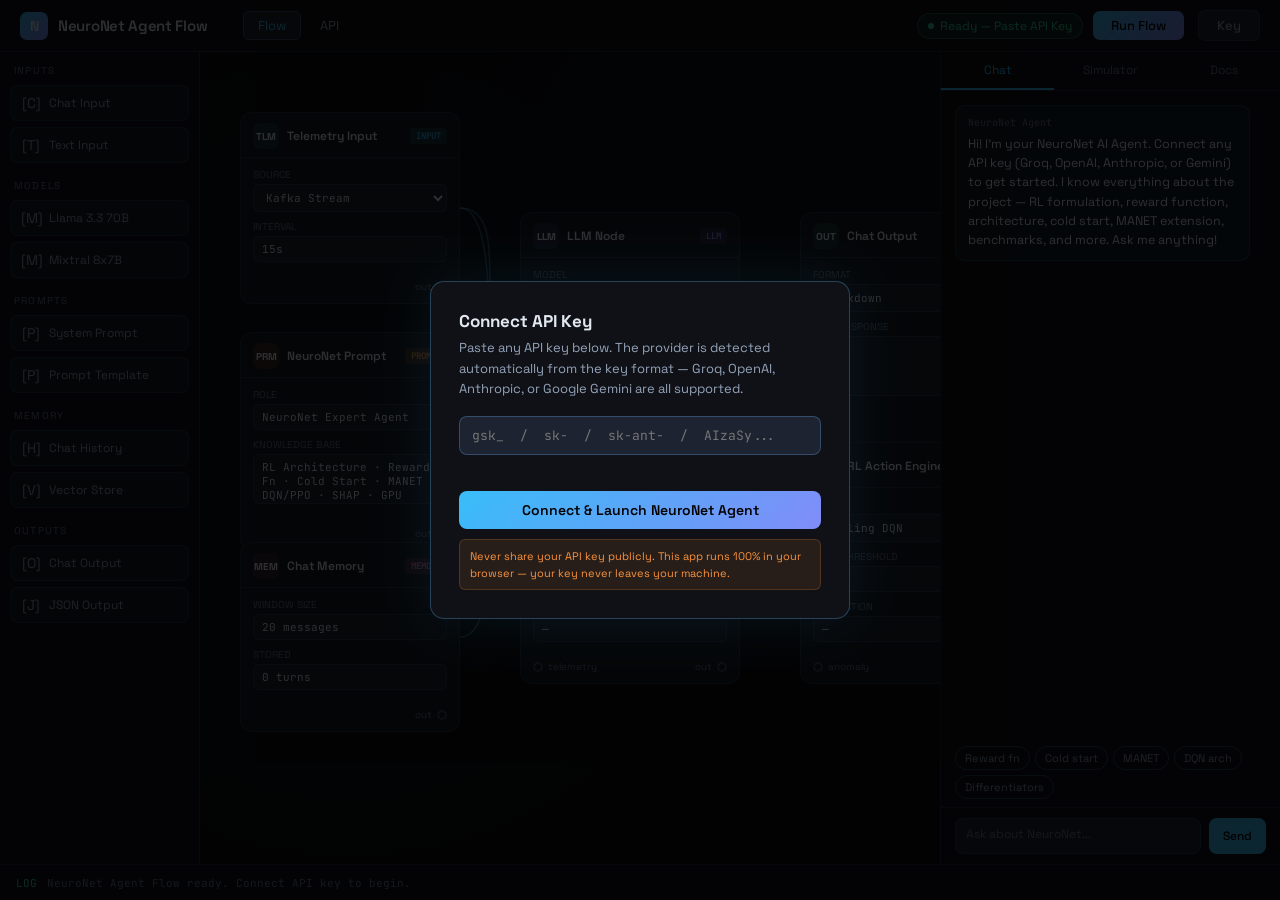
<file: Documentation and Research/neuronet_agent.html>
<!DOCTYPE html>
<html lang="en">
<head>
<meta charset="UTF-8">
<meta name="viewport" content="width=device-width, initial-scale=1.0">
<title>NeuroNet AI Agent — Visual Flow</title>
<style>
  @import url('https://fonts.googleapis.com/css2?family=JetBrains+Mono:wght@400;500;600&family=Space+Grotesk:wght@300;400;500;600&display=swap');

  :root {
    --bg: #0a0c10;
    --bg2: #0f1117;
    --bg3: #161b24;
    --bg4: #1d2330;
    --border: rgba(99,179,237,0.15);
    --border2: rgba(99,179,237,0.3);
    --accent: #38bdf8;
    --accent2: #818cf8;
    --accent3: #34d399;
    --accent4: #fb923c;
    --accent5: #f472b6;
    --text: #e2e8f0;
    --text2: #94a3b8;
    --text3: #64748b;
    --node-w: 220px;
    --glow: 0 0 20px rgba(56,189,248,0.15);
    --glow2: 0 0 30px rgba(56,189,248,0.25);
  }

  * { box-sizing: border-box; margin: 0; padding: 0; }

  body {
    font-family: 'Space Grotesk', sans-serif;
    background: var(--bg);
    color: var(--text);
    height: 100vh;
    overflow: hidden;
    display: flex;
    flex-direction: column;
  }

  /* TOP BAR */
  #topbar {
    display: flex;
    align-items: center;
    gap: 16px;
    padding: 0 20px;
    height: 52px;
    background: var(--bg2);
    border-bottom: 1px solid var(--border);
    flex-shrink: 0;
    z-index: 100;
  }
  .logo {
    display: flex; align-items: center; gap: 10px;
    font-size: 15px; font-weight: 600; letter-spacing: -0.3px;
  }
  .logo-icon {
    width: 28px; height: 28px;
    background: linear-gradient(135deg, var(--accent), var(--accent2));
    border-radius: 7px;
    display: flex; align-items: center; justify-content: center;
    font-size: 14px;
  }
  .top-tabs {
    display: flex; gap: 4px; margin-left: 20px;
  }
  .top-tab {
    padding: 5px 14px; font-size: 13px; border-radius: 6px;
    cursor: pointer; color: var(--text2); transition: all 0.15s;
    border: 1px solid transparent;
  }
  .top-tab.active {
    background: var(--bg4); color: var(--accent); border-color: var(--border2);
  }
  .top-tab:hover:not(.active) { color: var(--text); }
  .top-right { margin-left: auto; display: flex; align-items: center; gap: 10px; }
  .status-pill {
    display: flex; align-items: center; gap: 6px;
    padding: 4px 10px; border-radius: 20px;
    background: rgba(52,211,153,0.1); border: 1px solid rgba(52,211,153,0.3);
    font-size: 12px; color: var(--accent3);
  }
  .status-pill .dot { width: 6px; height: 6px; border-radius: 50%; background: var(--accent3); animation: pulse 2s infinite; }
  @keyframes pulse { 0%,100%{opacity:1} 50%{opacity:0.4} }
  .btn-run {
    padding: 6px 18px; font-size: 13px; font-weight: 500;
    background: linear-gradient(135deg, var(--accent), var(--accent2));
    color: #000; border: none; border-radius: 7px; cursor: pointer;
    font-family: 'Space Grotesk', sans-serif;
    transition: opacity 0.15s;
  }
  .btn-run:hover { opacity: 0.85; }

  /* MAIN LAYOUT */
  #main { display: flex; flex: 1; overflow: hidden; }

  /* LEFT SIDEBAR — node palette */
  #sidebar {
    width: 200px; flex-shrink: 0;
    background: var(--bg2);
    border-right: 1px solid var(--border);
    overflow-y: auto;
    padding: 12px 10px;
  }
  .sidebar-section { margin-bottom: 16px; }
  .sidebar-label {
    font-size: 10px; text-transform: uppercase; letter-spacing: 1.2px;
    color: var(--text3); padding: 0 4px; margin-bottom: 8px;
  }
  .palette-node {
    display: flex; align-items: center; gap: 8px;
    padding: 8px 10px; border-radius: 8px;
    border: 1px solid var(--border);
    background: var(--bg3); margin-bottom: 6px;
    cursor: grab; font-size: 12px; color: var(--text2);
    transition: all 0.15s;
  }
  .palette-node:hover { border-color: var(--border2); color: var(--text); background: var(--bg4); }
  .palette-icon { font-size: 14px; width: 20px; text-align: center; }

  /* CANVAS */
  #canvas-wrap {
    flex: 1; position: relative; overflow: hidden;
    background: var(--bg);
    background-image:
      radial-gradient(circle at 20% 50%, rgba(56,189,248,0.03) 0%, transparent 60%),
      radial-gradient(circle at 80% 20%, rgba(129,140,248,0.04) 0%, transparent 60%);
  }
  #canvas-bg {
    position: absolute; inset: 0; pointer-events: none;
  }
  #canvas {
    position: absolute; inset: 0;
    transform-origin: 0 0;
  }

  /* NODES */
  .flow-node {
    position: absolute;
    width: var(--node-w);
    background: var(--bg3);
    border: 1px solid var(--border);
    border-radius: 12px;
    cursor: move;
    user-select: none;
    transition: border-color 0.15s, box-shadow 0.15s;
    z-index: 10;
  }
  .flow-node:hover { border-color: var(--border2); box-shadow: var(--glow); }
  .flow-node.active { border-color: var(--accent); box-shadow: var(--glow2); }
  .flow-node.running { border-color: var(--accent3); box-shadow: 0 0 20px rgba(52,211,153,0.25); animation: nodeRun 0.6s ease; }
  @keyframes nodeRun { 0%{transform:scale(1)} 50%{transform:scale(1.03)} 100%{transform:scale(1)} }

  .node-header {
    display: flex; align-items: center; gap: 8px;
    padding: 10px 12px 8px;
    border-bottom: 1px solid var(--border);
  }
  .node-icon {
    width: 26px; height: 26px; border-radius: 7px;
    display: flex; align-items: center; justify-content: center;
    font-size: 13px; flex-shrink: 0;
  }
  .node-title { font-size: 12px; font-weight: 600; color: var(--text); flex: 1; }
  .node-badge {
    font-size: 9px; padding: 2px 6px; border-radius: 4px;
    font-family: 'JetBrains Mono', monospace; font-weight: 500;
  }
  .node-body { padding: 10px 12px; }
  .node-field {
    margin-bottom: 8px;
  }
  .node-field label { font-size: 10px; color: var(--text3); display: block; margin-bottom: 3px; }
  .node-field input, .node-field select, .node-field textarea {
    width: 100%; background: var(--bg4); border: 1px solid var(--border);
    border-radius: 6px; padding: 5px 8px; font-size: 11px;
    color: var(--text); font-family: 'JetBrains Mono', monospace;
    outline: none; transition: border-color 0.15s;
  }
  .node-field input:focus, .node-field select:focus, .node-field textarea:focus {
    border-color: var(--accent);
  }
  .node-field textarea { resize: vertical; min-height: 50px; }
  .node-field select option { background: var(--bg3); }

  /* PORTS */
  .port-row { display: flex; justify-content: space-between; padding: 0 12px 10px; }
  .port {
    display: flex; align-items: center; gap: 5px;
    font-size: 10px; color: var(--text3); cursor: pointer;
  }
  .port-dot {
    width: 10px; height: 10px; border-radius: 50%;
    border: 2px solid var(--border2); background: var(--bg3);
    transition: all 0.15s; flex-shrink: 0;
  }
  .port:hover .port-dot { background: var(--accent); border-color: var(--accent); }

  /* SVG EDGES */
  #edges-svg {
    position: absolute; inset: 0;
    pointer-events: none; z-index: 5;
    overflow: visible;
  }
  .edge { stroke: rgba(99,179,237,0.4); stroke-width: 1.5; fill: none; }
  .edge.active-edge { stroke: var(--accent3); stroke-width: 2; }

  /* RIGHT PANEL */
  #right-panel {
    width: 340px; flex-shrink: 0;
    background: var(--bg2); border-left: 1px solid var(--border);
    display: flex; flex-direction: column; overflow: hidden;
  }
  #right-tabs {
    display: flex; border-bottom: 1px solid var(--border);
  }
  .rtab {
    flex: 1; padding: 10px 8px; font-size: 12px; text-align: center;
    cursor: pointer; color: var(--text3); transition: all 0.15s;
    border-bottom: 2px solid transparent;
  }
  .rtab.active { color: var(--accent); border-bottom-color: var(--accent); }
  .rtab:hover:not(.active) { color: var(--text2); }

  .rpanel { display: none; flex: 1; flex-direction: column; overflow: hidden; }
  .rpanel.active { display: flex; }

  /* CHAT PANEL */
  #chat-msgs {
    flex: 1; overflow-y: auto; padding: 14px;
    display: flex; flex-direction: column; gap: 10px;
  }
  .cmsg {
    font-size: 12.5px; line-height: 1.55; border-radius: 10px; padding: 9px 12px;
  }
  .cmsg.user {
    background: var(--bg4); border: 1px solid var(--border);
    align-self: flex-end; max-width: 90%;
    color: var(--text);
  }
  .cmsg.agent {
    background: rgba(56,189,248,0.07); border: 1px solid rgba(56,189,248,0.2);
    align-self: flex-start; max-width: 95%; color: var(--text);
  }
  .cmsg .tag { font-size: 10px; color: var(--text3); margin-bottom: 4px; font-family: 'JetBrains Mono', monospace; }
  .cmsg.thinking { opacity: 0.5; font-style: italic; }
  .quick-chips {
    display: flex; flex-wrap: wrap; gap: 5px; padding: 0 14px 8px;
  }
  .chip {
    font-size: 11px; padding: 4px 9px; border-radius: 15px;
    border: 1px solid var(--border2); color: var(--text2);
    cursor: pointer; transition: all 0.15s; background: transparent;
    font-family: 'Space Grotesk', sans-serif;
  }
  .chip:hover { background: var(--bg4); color: var(--accent); border-color: var(--accent); }
  #chat-input-row {
    display: flex; gap: 8px; padding: 10px 14px;
    border-top: 1px solid var(--border);
  }
  #chat-in {
    flex: 1; background: var(--bg4); border: 1px solid var(--border);
    border-radius: 8px; padding: 7px 10px; font-size: 12px;
    color: var(--text); font-family: 'Space Grotesk', sans-serif;
    outline: none; resize: none; height: 36px;
  }
  #chat-in:focus { border-color: var(--accent); }
  #send-btn {
    padding: 7px 14px; font-size: 12px; font-weight: 500;
    background: var(--accent); color: #000;
    border: none; border-radius: 8px; cursor: pointer;
    font-family: 'Space Grotesk', sans-serif; transition: opacity 0.15s;
  }
  #send-btn:hover { opacity: 0.85; }
  #send-btn:disabled { opacity: 0.35; cursor: not-allowed; }

  /* SIMULATOR PANEL */
  #sim-content { flex: 1; overflow-y: auto; padding: 14px; }
  .sim-metric {
    display: flex; align-items: center; justify-content: space-between;
    padding: 8px 12px; background: var(--bg3); border-radius: 8px;
    margin-bottom: 6px; border: 1px solid var(--border);
  }
  .sim-metric .sm-label { font-size: 11px; color: var(--text3); }
  .sim-metric .sm-val {
    font-size: 16px; font-weight: 600;
    font-family: 'JetBrains Mono', monospace; color: var(--accent);
  }
  .sim-metric.alert .sm-val { color: var(--accent4); }
  .anomaly-btns { display: flex; flex-direction: column; gap: 6px; margin: 10px 0; }
  .anom-btn {
    padding: 8px 12px; font-size: 12px; border: 1px solid var(--border);
    border-radius: 8px; cursor: pointer; background: var(--bg3);
    color: var(--text2); font-family: 'Space Grotesk', sans-serif;
    display: flex; align-items: center; gap: 8px; transition: all 0.15s;
  }
  .anom-btn:hover { border-color: var(--border2); color: var(--text); background: var(--bg4); }
  .rl-box {
    background: var(--bg3); border-radius: 10px; padding: 12px;
    border: 1px solid var(--border); margin-top: 10px; display: none;
  }
  .rl-box.visible { display: block; }
  .rl-row2 {
    display: flex; justify-content: space-between; align-items: center;
    font-size: 11px; margin-bottom: 6px;
  }
  .rl-row2 .rk { color: var(--text3); }
  .rl-row2 .rv { font-family: 'JetBrains Mono', monospace; font-weight: 500; color: var(--text); }
  .conf-track {
    height: 4px; background: var(--bg4); border-radius: 2px;
    overflow: hidden; margin: 4px 0 8px;
  }
  .conf-fill2 { height: 100%; border-radius: 2px; transition: width 0.5s; }
  .decision-log2 {
    font-size: 10px; font-family: 'JetBrains Mono', monospace;
    color: var(--text3); line-height: 1.8; max-height: 120px;
    overflow-y: auto; background: var(--bg4); border-radius: 6px;
    padding: 8px; margin-top: 8px; border: 1px solid var(--border);
  }

  /* DOCS PANEL */
  #docs-content { flex: 1; overflow-y: auto; padding: 14px; }
  .doc-btn {
    width: 100%; margin-bottom: 6px; padding: 9px 12px;
    text-align: left; font-size: 12px; border: 1px solid var(--border);
    border-radius: 8px; background: var(--bg3); color: var(--text2);
    cursor: pointer; font-family: 'Space Grotesk', sans-serif;
    display: flex; align-items: center; gap: 8px; transition: all 0.15s;
  }
  .doc-btn:hover { border-color: var(--border2); color: var(--text); background: var(--bg4); }
  #doc-out {
    margin-top: 10px; background: var(--bg3); border-radius: 10px;
    padding: 12px; font-size: 11.5px; line-height: 1.7;
    color: var(--text2); white-space: pre-wrap;
    max-height: 380px; overflow-y: auto; border: 1px solid var(--border);
    font-family: 'Space Grotesk', sans-serif; display: none;
  }

  /* SCROLLBAR */
  ::-webkit-scrollbar { width: 4px; }
  ::-webkit-scrollbar-track { background: transparent; }
  ::-webkit-scrollbar-thumb { background: var(--bg4); border-radius: 2px; }

  /* NODE TYPE COLORS */
  .ni-input { background: rgba(56,189,248,0.15); }
  .ni-llm { background: rgba(129,140,248,0.15); }
  .ni-prompt { background: rgba(251,146,60,0.15); }
  .ni-output { background: rgba(52,211,153,0.15); }
  .ni-memory { background: rgba(244,114,182,0.15); }
  .nb-input { background: rgba(56,189,248,0.15); color: var(--accent); }
  .nb-llm { background: rgba(129,140,248,0.15); color: var(--accent2); }
  .nb-prompt { background: rgba(251,146,60,0.15); color: var(--accent4); }
  .nb-output { background: rgba(52,211,153,0.15); color: var(--accent3); }
  .nb-memory { background: rgba(244,114,182,0.15); color: var(--accent5); }

  /* API KEY MODAL */
  #api-modal {
    position: fixed; inset: 0; background: rgba(0,0,0,0.8);
    display: flex; align-items: center; justify-content: center; z-index: 999;
  }
  .modal-box {
    background: var(--bg2); border: 1px solid var(--border2);
    border-radius: 14px; padding: 28px; width: 420px;
    box-shadow: 0 0 60px rgba(56,189,248,0.1);
  }
  .modal-box h2 { font-size: 17px; margin-bottom: 6px; }
  .modal-box p { font-size: 13px; color: var(--text2); line-height: 1.6; margin-bottom: 16px; }
  .modal-box input {
    width: 100%; background: var(--bg4); border: 1px solid var(--border2);
    border-radius: 8px; padding: 10px 12px; font-size: 13px;
    color: var(--text); font-family: 'JetBrains Mono', monospace;
    outline: none; margin-bottom: 12px;
  }
  .modal-box button {
    width: 100%; padding: 10px; font-size: 14px; font-weight: 600;
    background: linear-gradient(135deg, var(--accent), var(--accent2));
    color: #000; border: none; border-radius: 8px; cursor: pointer;
    font-family: 'Space Grotesk', sans-serif;
  }
  .warn-note {
    font-size: 11px; color: var(--accent4); margin-top: 10px;
    padding: 8px 10px; border-radius: 6px;
    background: rgba(251,146,60,0.1); border: 1px solid rgba(251,146,60,0.2);
    line-height: 1.5;
  }

  /* FLOW LOG */
  #flow-log {
    height: 36px; background: var(--bg2); border-top: 1px solid var(--border);
    display: flex; align-items: center; gap: 10px; padding: 0 16px;
    font-size: 11px; font-family: 'JetBrains Mono', monospace; color: var(--text3);
    flex-shrink: 0; overflow: hidden;
  }
  #flow-log .log-prefix { color: var(--accent3); }
  #flow-log-text { flex: 1; overflow: hidden; white-space: nowrap; text-overflow: ellipsis; }
</style>
</head>
<body>

<!-- API KEY MODAL -->
<div id="api-modal">
  <div class="modal-box">
    <h2>Connect API Key</h2>
    <p>Paste any API key below. The provider is detected automatically from the key format — Groq, OpenAI, Anthropic, or Google Gemini are all supported.</p>
    <input type="password" id="key-input" placeholder="gsk_  /  sk-  /  sk-ant-  /  AIzaSy..." autocomplete="off" />
    <div id="key-error" style="font-size:11px;color:#f87171;margin-bottom:8px;min-height:16px;"></div>
    <button onclick="saveKey()">Connect &amp; Launch NeuroNet Agent</button>
    <div class="warn-note">Never share your API key publicly. This app runs 100% in your browser — your key never leaves your machine.</div>
  </div>
</div>

<!-- TOPBAR -->
<div id="topbar">
  <div class="logo">
    <div class="logo-icon">N</div>
    NeuroNet Agent Flow
  </div>
  <div class="top-tabs">
    <div class="top-tab active" onclick="switchCanvas('flow')">Flow</div>
    <div class="top-tab" onclick="switchCanvas('api')">API</div>
  </div>
  <div class="top-right">
    <div class="status-pill"><div class="dot"></div><span id="status-label">Ready — Paste API Key</span></div>
    <button class="btn-run" onclick="runFlow()">Run Flow</button>
    <button class="btn-run" style="background:var(--bg4);color:var(--text2);border:1px solid var(--border);margin-left:4px" onclick="showKeyModal()">Key</button>
  </div>
</div>

<!-- MAIN -->
<div id="main">

  <!-- LEFT SIDEBAR -->
  <div id="sidebar">
    <div class="sidebar-section">
      <div class="sidebar-label">Inputs</div>
      <div class="palette-node"><span class="palette-icon">[C]</span>Chat Input</div>
      <div class="palette-node"><span class="palette-icon">[T]</span>Text Input</div>
    </div>
    <div class="sidebar-section">
      <div class="sidebar-label">Models</div>
      <div class="palette-node"><span class="palette-icon">[M]</span>Llama 3.3 70B</div>
      <div class="palette-node"><span class="palette-icon">[M]</span>Mixtral 8x7B</div>
    </div>
    <div class="sidebar-section">
      <div class="sidebar-label">Prompts</div>
      <div class="palette-node"><span class="palette-icon">[P]</span>System Prompt</div>
      <div class="palette-node"><span class="palette-icon">[P]</span>Prompt Template</div>
    </div>
    <div class="sidebar-section">
      <div class="sidebar-label">Memory</div>
      <div class="palette-node"><span class="palette-icon">[H]</span>Chat History</div>
      <div class="palette-node"><span class="palette-icon">[V]</span>Vector Store</div>
    </div>
    <div class="sidebar-section">
      <div class="sidebar-label">Outputs</div>
      <div class="palette-node"><span class="palette-icon">[O]</span>Chat Output</div>
      <div class="palette-node"><span class="palette-icon">[J]</span>JSON Output</div>
    </div>
  </div>

  <!-- CANVAS AREA -->
  <div id="canvas-wrap">
    <svg id="canvas-bg" xmlns="http://www.w3.org/2000/svg">
      <defs>
        <pattern id="grid" width="32" height="32" patternUnits="userSpaceOnUse">
          <path d="M 32 0 L 0 0 0 32" fill="none" stroke="rgba(99,179,237,0.06)" stroke-width="0.5"/>
        </pattern>
      </defs>
      <rect width="100%" height="100%" fill="url(#grid)"/>
    </svg>
    <div id="canvas">
      <svg id="edges-svg" xmlns="http://www.w3.org/2000/svg"></svg>

      <!-- NODE 1: Telemetry Input -->
      <div class="flow-node" id="node-1" style="left:40px;top:60px" onmousedown="startDrag(event,'node-1')">
        <div class="node-header">
          <div class="node-icon ni-input" style="font-size:10px;font-weight:700">TLM</div>
          <div class="node-title">Telemetry Input</div>
          <div class="node-badge nb-input">INPUT</div>
        </div>
        <div class="node-body">
          <div class="node-field"><label>SOURCE</label>
            <select><option>Kafka Stream</option><option>Prometheus</option><option>Manual Inject</option></select>
          </div>
          <div class="node-field"><label>INTERVAL</label>
            <input type="text" value="15s" /></div>
        </div>
        <div class="port-row">
          <div></div>
          <div class="port"><span>out</span><div class="port-dot" id="p1-out"></div></div>
        </div>
      </div>

      <!-- NODE 2: System Prompt -->
      <div class="flow-node" id="node-2" style="left:40px;top:280px" onmousedown="startDrag(event,'node-2')">
        <div class="node-header">
          <div class="node-icon ni-prompt" style="font-size:10px;font-weight:700">PRM</div>
          <div class="node-title">NeuroNet Prompt</div>
          <div class="node-badge nb-prompt">PROMPT</div>
        </div>
        <div class="node-body">
          <div class="node-field"><label>ROLE</label>
            <input type="text" value="NeuroNet Expert Agent" /></div>
          <div class="node-field"><label>KNOWLEDGE BASE</label>
            <textarea>RL Architecture · Reward Fn · Cold Start · MANET · DQN/PPO · SHAP · GPU Inference</textarea>
          </div>
        </div>
        <div class="port-row">
          <div></div>
          <div class="port"><span>out</span><div class="port-dot" id="p2-out"></div></div>
        </div>
      </div>

      <!-- NODE 3: Chat Memory -->
      <div class="flow-node" id="node-3" style="left:40px;top:490px" onmousedown="startDrag(event,'node-3')">
        <div class="node-header">
          <div class="node-icon ni-memory" style="font-size:10px;font-weight:700">MEM</div>
          <div class="node-title">Chat Memory</div>
          <div class="node-badge nb-memory">MEMORY</div>
        </div>
        <div class="node-body">
          <div class="node-field"><label>WINDOW SIZE</label>
            <input type="text" value="20 messages" /></div>
          <div class="node-field"><label>STORED</label>
            <input type="text" id="mem-count" value="0 turns" readonly /></div>
        </div>
        <div class="port-row">
          <div></div>
          <div class="port"><span>out</span><div class="port-dot" id="p3-out"></div></div>
        </div>
      </div>

      <!-- NODE 4: LLM -->
      <div class="flow-node" id="node-4" style="left:320px;top:160px" onmousedown="startDrag(event,'node-4')">
        <div class="node-header">
          <div class="node-icon ni-llm" style="font-size:10px;font-weight:700">LLM</div>
          <div class="node-title" id="node4-title">LLM Node</div>
          <div class="node-badge nb-llm">LLM</div>
        </div>
        <div class="node-body">
          <div class="node-field"><label>MODEL</label>
            <select id="model-select">
              <option value="llama-3.3-70b-versatile">llama-3.3-70b-versatile</option>
              <option value="llama-3.1-8b-instant">llama-3.1-8b-instant</option>
              <option value="mixtral-8x7b-32768">mixtral-8x7b-32768</option>
              <option value="gemma2-9b-it">gemma2-9b-it</option>
            </select>
          </div>
          <div class="node-field"><label>TEMPERATURE</label>
            <input type="text" id="temp-val" value="0.7" /></div>
          <div class="node-field"><label>MAX TOKENS</label>
            <input type="text" id="maxtok-val" value="1024" /></div>
          <div class="node-field"><label>STATUS</label>
            <input type="text" id="llm-status" value="Ready" readonly /></div>
        </div>
        <div class="port-row">
          <div class="port"><div class="port-dot" id="p4-in-1"></div><span>prompt</span></div>
          <div class="port"><span>out</span><div class="port-dot" id="p4-out"></div></div>
        </div>
      </div>

      <!-- NODE 5: RL Anomaly Detector -->
      <div class="flow-node" id="node-5" style="left:320px;top:390px" onmousedown="startDrag(event,'node-5')">
        <div class="node-header">
          <div class="node-icon ni-prompt" style="font-size:10px;font-weight:700">DET</div>
          <div class="node-title">Anomaly Detector</div>
          <div class="node-badge nb-prompt">RL</div>
        </div>
        <div class="node-body">
          <div class="node-field"><label>ALGORITHM</label>
            <select><option>LSTM + Isolation Forest</option><option>LSTM only</option></select>
          </div>
          <div class="node-field"><label>THRESHOLD</label>
            <input type="text" value="0.70" /></div>
          <div class="node-field"><label>LAST SCORE</label>
            <input type="text" id="anom-score-node" value="—" readonly /></div>
        </div>
        <div class="port-row">
          <div class="port"><div class="port-dot"></div><span>telemetry</span></div>
          <div class="port"><span>out</span><div class="port-dot"></div></div>
        </div>
      </div>

      <!-- NODE 6: Chat Output -->
      <div class="flow-node" id="node-6" style="left:600px;top:160px" onmousedown="startDrag(event,'node-6')">
        <div class="node-header">
          <div class="node-icon ni-output" style="font-size:10px;font-weight:700">OUT</div>
          <div class="node-title">Chat Output</div>
          <div class="node-badge nb-output">OUTPUT</div>
        </div>
        <div class="node-body">
          <div class="node-field"><label>FORMAT</label>
            <select><option>Markdown</option><option>Plain Text</option><option>JSON</option></select>
          </div>
          <div class="node-field"><label>LAST RESPONSE</label>
            <textarea id="out-preview" readonly style="height:60px;font-size:10px">—</textarea>
          </div>
        </div>
        <div class="port-row">
          <div class="port"><div class="port-dot"></div><span>in</span></div>
          <div></div>
        </div>
      </div>

      <!-- NODE 7: RL Action Engine -->
      <div class="flow-node" id="node-7" style="left:600px;top:390px" onmousedown="startDrag(event,'node-7')">
        <div class="node-header">
          <div class="node-icon ni-output" style="font-size:10px;font-weight:700">DQN</div>
          <div class="node-title">RL Action Engine</div>
          <div class="node-badge nb-output">DQN</div>
        </div>
        <div class="node-body">
          <div class="node-field"><label>POLICY</label>
            <select><option>Dueling DQN</option><option>PPO</option></select>
          </div>
          <div class="node-field"><label>CONF THRESHOLD</label>
            <input type="text" value="0.75" /></div>
          <div class="node-field"><label>LAST ACTION</label>
            <input type="text" id="action-node" value="—" readonly /></div>
        </div>
        <div class="port-row">
          <div class="port"><div class="port-dot"></div><span>anomaly</span></div>
          <div></div>
        </div>
      </div>

    </div>
  </div>

  <!-- RIGHT PANEL -->
  <div id="right-panel">
    <div id="right-tabs">
      <div class="rtab active" onclick="switchRTab('chat')">Chat</div>
      <div class="rtab" onclick="switchRTab('sim')">Simulator</div>
      <div class="rtab" onclick="switchRTab('docs')">Docs</div>
    </div>

    <!-- CHAT -->
    <div class="rpanel active" id="rp-chat">
      <div id="chat-msgs">
        <div class="cmsg agent">
          <div class="tag">NeuroNet Agent</div>
          Hi! I'm your NeuroNet AI Agent. Connect any API key (Groq, OpenAI, Anthropic, or Gemini) to get started. I know everything about the project — RL formulation, reward function, architecture, cold start, MANET extension, benchmarks, and more. Ask me anything!
        </div>
      </div>
      <div class="quick-chips">
        <button class="chip" onclick="qask('Explain the reward function')">Reward fn</button>
        <button class="chip" onclick="qask('How does cold start work?')">Cold start</button>
        <button class="chip" onclick="qask('What is the MANET extension?')">MANET</button>
        <button class="chip" onclick="qask('Explain the DQN architecture')">DQN arch</button>
        <button class="chip" onclick="qask('What makes NeuroNet stand out from competitors?')">Differentiators</button>
      </div>
      <div id="chat-input-row">
        <textarea id="chat-in" placeholder="Ask about NeuroNet..." onkeydown="ckeydown(event)"></textarea>
        <button id="send-btn" onclick="sendChat()">Send</button>
      </div>
    </div>

    <!-- SIMULATOR -->
    <div class="rpanel" id="rp-sim">
      <div id="sim-content">
        <div style="font-size:11px;color:var(--text3);margin-bottom:10px;font-family:'JetBrains Mono',monospace;">LIVE NETWORK METRICS</div>
        <div class="sim-metric" id="sm-lat"><span class="sm-label">Latency</span><span class="sm-val" id="sv-lat">5.2 ms</span></div>
        <div class="sim-metric" id="sm-thr"><span class="sm-label">Throughput</span><span class="sm-val" id="sv-thr">8.4 Gbps</span></div>
        <div class="sim-metric" id="sm-loss"><span class="sm-label">Packet Loss</span><span class="sm-val" id="sv-loss">0.10%</span></div>
        <div class="sim-metric" id="sm-cong"><span class="sm-label">Congestion</span><span class="sm-val" id="sv-cong">12%</span></div>

        <div style="font-size:11px;color:var(--text3);margin:12px 0 6px;font-family:'JetBrains Mono',monospace;">INJECT ANOMALY</div>
        <div class="anomaly-btns">
          <button class="anom-btn" onclick="inject('congestion')">[!] Link Congestion <span style="margin-left:auto;font-size:10px;color:var(--text3)">+25ms lat</span></button>
          <button class="anom-btn" onclick="inject('failure')">[X] Link Failure <span style="margin-left:auto;font-size:10px;color:var(--text3)">+145ms lat</span></button>
          <button class="anom-btn" onclick="inject('degradation')">[~] Device Degradation <span style="margin-left:auto;font-size:10px;color:var(--text3)">+35ms lat</span></button>
          <button class="anom-btn" onclick="resetSim()" style="border-color:rgba(52,211,153,0.3);color:var(--accent3)">Reset Network</button>
        </div>

        <div class="rl-box" id="rl-box">
          <div style="font-size:11px;color:var(--text3);margin-bottom:8px;font-family:'JetBrains Mono',monospace;">RL DECISION</div>
          <div class="rl-row2"><span class="rk">Anomaly score</span><span class="rv" id="rv-score">—</span></div>
          <div class="rl-row2"><span class="rk">Action</span><span class="rv" id="rv-action">—</span></div>
          <div class="rl-row2"><span class="rk">Confidence</span><span class="rv" id="rv-conf">—</span></div>
          <div class="conf-track"><div class="conf-fill2" id="rv-cbar" style="width:0%"></div></div>
          <div class="rl-row2"><span class="rk">Reward</span><span class="rv" id="rv-reward">—</span></div>
          <div class="rl-row2"><span class="rk">MTTR</span><span class="rv" id="rv-mttr">—</span></div>
          <div class="rl-row2"><span class="rk">SHAP driver</span><span class="rv" id="rv-shap">—</span></div>
        </div>

        <div class="decision-log2" id="dec-log">No decisions yet.</div>

        <div style="font-size:11px;color:var(--text3);margin-top:10px;font-family:'JetBrains Mono',monospace;">
          Episodes: <span id="ep-n" style="color:var(--text2)">0</span> &nbsp;|&nbsp;
          Mean R: <span id="mean-r" style="color:var(--text2)">—</span> &nbsp;|&nbsp;
          Auto%: <span id="auto-pct" style="color:var(--accent3)">—</span>
        </div>
      </div>
    </div>

    <!-- DOCS -->
    <div class="rpanel" id="rp-docs">
      <div id="docs-content">
        <div style="font-size:11px;color:var(--text3);margin-bottom:10px;font-family:'JetBrains Mono',monospace;">GENERATE DOCUMENTATION</div>
        <button class="doc-btn" onclick="genDoc('exec')">[D] Executive Summary</button>
        <button class="doc-btn" onclick="genDoc('pitch')">[D] Elevator Pitch</button>
        <button class="doc-btn" onclick="genDoc('tech')">[D] Technical Brief</button>
        <button class="doc-btn" onclick="genDoc('qa')">[D] Judge Q&amp;A Prep</button>
        <button class="doc-btn" onclick="genDoc('readme')">[D] README.md</button>
        <button class="doc-btn" onclick="genDoc('comparison')">[D] NeuroNet vs Rule Engines</button>
        <div id="doc-out"></div>
      </div>
    </div>

  </div>
</div>

<!-- FLOW LOG -->
<div id="flow-log">
  <span class="log-prefix">LOG</span>
  <span id="flow-log-text">NeuroNet Agent Flow ready. Connect API key to begin.</span>
</div>

<script>
let API_KEY = '';
let chatHistory = [];
let isLoading = false;
let simEps = 0, simRewards = [], simAutoCount = 0;
let simLogs = [];
let simState = { lat:5.2, thr:8.4, loss:0.1, cong:0.12 };

const SYSTEM = `You are the NeuroNet AI Agent — a highly expert assistant for the NeuroNet Modulator project, a GPU-accelerated reinforcement learning self-healing network intelligence system built as a Final Year Research Project in Network Automation.

FULL PROJECT KNOWLEDGE:

ARCHITECTURE: 5-layer closed-loop pipeline:
1. Telemetry Ingestion: Kafka + Prometheus + InfluxDB. Metrics every 15s: latency, throughput, packet loss, congestion, device health.
2. Anomaly Detection: LSTM Autoencoder (2 layers, hidden=64, latent=16) + Isolation Forest ensemble. anomaly_score = 0.6*lstm_error + 0.4*iso_score. Triggers at >0.7.
3. RL Intelligence Core: Dueling DQN/PPO on CUDA GPU. State=35-dim. 8 actions. Ensemble confidence gating (3 DQN heads).
4. Execution Layer: OpenFlow (reroute, 15-20ms), Ansible (QoS, 5-10ms), Kubernetes operators (slice scale, 40-60ms).
5. Dashboard: Grafana + SHAP + ElasticSearch/Kibana.

RL FORMULATION:
- State: [anomaly_features(4), shap_attribution(4), node_id(1), affected_flows(1), time_sin_cos(2), recent_action_history(5)] = 35 dims
- Actions (8): 0=reroute ECMP, 1=QoS priority, 2=scale 5G slice, 3=throttle cross-slice, 4=traffic shaping, 5=local failover, 6=escalate NOC, 7=monitor
- Reward: R = 0.50*(−Δlat*2) + 0.20*(Δthr*0.5) + 0.15*(−Δloss*10) + 0.10*(−Δcong*5) + 1.0*(−sla_penalty*100) + action_cost + oscillation_penalty(-10 if repeated)
- Policy: Dueling DQN with value+advantage streams. 3-ensemble confidence = 1 - std(Q_ensemble)/max(Q)
- Confidence ≥75% → autonomous execute | 50-75% → recommend to NOC | <50% → escalate

COLD START (4 phases):
Phase 1: Synthetic pre-training, 5000 Mininet episodes. Reward improves +5→+45.
Phase 2: Warm fallback, confidence capped 60%, buffer <500 rows, rule-based fallback.
Phase 3: Live fine-tuning, buffer >500, retrain every 24h, LR=0.0001.
Phase 4: Ongoing, micro-batch every 100 incidents, full retrain weekly, A/B monthly.

PERFORMANCE: 85% MTTR reduction. Congestion: 180s→45ms (4000×). Failure: 120s→52ms (2308×). Degradation: 240s→38ms (6316×). GPU inference: 47-52ms. Anomaly precision >90%. Escalation rate: 15%. Autonomous rate: 85%.

MANET EXTENSION: Mobile Ad Hoc Networks — no fixed infrastructure, dynamic topology. State adds mobility + link volatility. Actions add relay assignment + power adjustment. Same reward structure. Future work, not MVP.

SMARTGPU LINEAGE: Extends SmartGPU GPU-accelerated RL. GPU pool→network nodes; job scoring→remediation selection; Redis replay→incident replay; SHAP explainability adapted; cost estimate→SLA breach cost.

TECH STACK: PyTorch 2.0+, CUDA 12+, Ray RLlib, scikit-learn, Kafka, Prometheus, InfluxDB, Docker, Kubernetes, Helm, OpenFlow, Ansible, Mininet, NS-3, Grafana, SHAP, ElasticSearch, FastAPI.

SAFETY: Confidence gating, 3σ reward validation, rollback (inverse actions), oscillation penalty, 100ms timeout with NOC alert.

MVP SCOPE: 20-node Mininet simulation, 3 incident types (congestion/degradation/link_failure), Dueling DQN, LSTM autoencoder + Isolation Forest, reward function, decision log JSON output.

Be precise, cite specific numbers from the project. Keep answers focused and technical. For things outside project scope, say so clearly.`;

// ── PROVIDER DETECTION ──────────────────────────────────────────────────────
function detectProvider(key) {
  if (!key) return null;
  if (key.startsWith('gsk_'))            return 'groq';
  if (key.startsWith('sk-ant-'))         return 'anthropic';
  if (key.startsWith('sk-proj-') || key.startsWith('sk-')) return 'openai';
  if (key.startsWith('AIzaSy'))          return 'gemini';
  // fallback: try groq-compatible (OpenAI-compatible)
  return 'openai';
}

const PROVIDER_MODELS = {
  groq:      ['llama-3.3-70b-versatile','llama-3.1-8b-instant','mixtral-8x7b-32768','gemma2-9b-it'],
  openai:    ['gpt-4o','gpt-4o-mini','gpt-4-turbo','gpt-3.5-turbo'],
  anthropic: ['claude-sonnet-4-5','claude-3-5-haiku-20241022','claude-3-opus-20240229'],
  gemini:    ['gemini-2.0-flash','gemini-1.5-pro','gemini-1.5-flash'],
};

const PROVIDER_LABELS = {
  groq: 'Groq', openai: 'OpenAI', anthropic: 'Anthropic', gemini: 'Google Gemini'
};

function updateModelDropdown(provider) {
  const sel = document.getElementById('model-select');
  sel.innerHTML = '';
  (PROVIDER_MODELS[provider] || PROVIDER_MODELS.openai).forEach(m => {
    const opt = document.createElement('option');
    opt.value = m; opt.textContent = m;
    sel.appendChild(opt);
  });
}

function sanitizeKey(raw) {
  // Strip every char outside printable ASCII (32-126).
  // Invisible Unicode (zero-width spaces, curly quotes, BOM, etc.)
  // are illegal in HTTP headers and cause the ISO-8859-1 fetch error.
  return raw.replace(/[^\x20-\x7E]/g, '').trim();
}

function saveKey() {
  const raw = document.getElementById('key-input').value;
  const k = sanitizeKey(raw);
  if (!k) {
    document.getElementById('key-error').textContent = 'Key appears empty after cleaning. Please paste it again.';
    return;
  }
  if (k.length !== raw.trim().length) {
    // invisible chars were stripped — warn but continue
    console.warn('API key contained non-ASCII characters that were removed.');
  }
  document.getElementById('key-error').textContent = '';
  API_KEY = k;
  const provider = detectProvider(k);
  updateModelDropdown(provider);
  document.getElementById('api-modal').style.display = 'none';
  const label = PROVIDER_LABELS[provider] || 'API';
  setLog(`${label} key detected. Model ready. Flow initialized.`);
  document.getElementById('llm-status').value = label + ' Connected';
  document.getElementById('status-label').textContent = label + ' Connected';
  // update node title too
  document.getElementById('node4-title').textContent = label + ' LLM';
}

function showKeyModal() {
  document.getElementById('api-modal').style.display = 'flex';
}

function setLog(msg) {
  document.getElementById('flow-log-text').textContent = msg;
}

// ── UNIVERSAL API CALLER ─────────────────────────────────────────────────────
async function callLLM(userMsg, sysOverride) {
  const model = document.getElementById('model-select').value;
  const temp  = parseFloat(document.getElementById('temp-val').value) || 0.7;
  const maxTok = parseInt(document.getElementById('maxtok-val').value) || 1024;
  const sys   = sysOverride || SYSTEM;
  const provider = detectProvider(API_KEY);
  const safeKey = sanitizeKey(API_KEY); // ensure no stray unicode in headers

  const messages = [
    { role: 'system', content: sys },
    ...chatHistory.map(m => ({ role: m.role === 'assistant' ? 'assistant' : 'user', content: m.content })),
    { role: 'user', content: userMsg }
  ];

  // ── Anthropic ──
  if (provider === 'anthropic') {
    const r = await fetch('https://api.anthropic.com/v1/messages', {
      method: 'POST',
      headers: {
        'Content-Type': 'application/json',
        'x-api-key': safeKey,
        'anthropic-version': '2023-06-01',
        'anthropic-dangerous-direct-browser-access': 'true'
      },
      body: JSON.stringify({
        model,
        max_tokens: maxTok,
        system: sys,
        messages: messages.filter(m => m.role !== 'system')
      })
    });
    const d = await r.json();
    if (d.error) throw new Error(d.error.message);
    return d.content?.[0]?.text || 'No response.';
  }

  // ── Gemini ──
  if (provider === 'gemini') {
    const url = `https://generativelanguage.googleapis.com/v1beta/models/${model}:generateContent?key=${safeKey}`;
    const contents = messages
      .filter(m => m.role !== 'system')
      .map(m => ({ role: m.role === 'assistant' ? 'model' : 'user', parts: [{ text: m.content }] }));
    const r = await fetch(url, {
      method: 'POST',
      headers: { 'Content-Type': 'application/json' },
      body: JSON.stringify({
        systemInstruction: { parts: [{ text: sys }] },
        contents,
        generationConfig: { temperature: temp, maxOutputTokens: maxTok }
      })
    });
    const d = await r.json();
    if (d.error) throw new Error(d.error.message);
    return d.candidates?.[0]?.content?.parts?.[0]?.text || 'No response.';
  }

  // ── Groq / OpenAI / OpenAI-compatible (default) ──
  const baseUrl = provider === 'groq'
    ? 'https://api.groq.com/openai/v1/chat/completions'
    : 'https://api.openai.com/v1/chat/completions';

  const r = await fetch(baseUrl, {
    method: 'POST',
    headers: {
      'Content-Type': 'application/json',
      'Authorization': 'Bearer ' + safeKey
    },
    body: JSON.stringify({ model, messages, temperature: temp, max_tokens: maxTok })
  });
  const d = await r.json();
  if (d.error) throw new Error(d.error.message);
  return d.choices?.[0]?.message?.content || 'No response.';
}

function addMsg(role, text) {
  const provider = detectProvider(API_KEY);
  const label = PROVIDER_LABELS[provider] || 'AI';
  const box = document.getElementById('chat-msgs');
  const d = document.createElement('div');
  d.className = 'cmsg ' + role;
  if(role === 'agent') d.innerHTML = `<div class="tag">NeuroNet Agent · ${label}</div>${escHtml(text).replace(/\n/g,'<br>')}`;
  else d.textContent = text;
  box.appendChild(d);
  box.scrollTop = box.scrollHeight;
  return d;
}

function escHtml(s) { return s.replace(/&/g,'&amp;').replace(/</g,'&lt;').replace(/>/g,'&gt;'); }

async function sendChat() {
  if(isLoading || !API_KEY) { if(!API_KEY) showKeyModal(); return; }
  const inp = document.getElementById('chat-in');
  const txt = inp.value.trim();
  if(!txt) return;
  inp.value = '';
  addMsg('user', txt);
  chatHistory.push({ role:'user', content: txt });
  isLoading = true;
  document.getElementById('send-btn').disabled = true;
  const thinking = addMsg('agent','Thinking...');
  thinking.classList.add('thinking');
  const providerLabel = PROVIDER_LABELS[detectProvider(API_KEY)] || 'LLM';
  setLog(`Flow running: Telemetry → Prompt → ${providerLabel} → Output`);
  highlightFlow();
  try {
    const reply = await callLLM(txt);
    thinking.remove();
    chatHistory.push({ role:'assistant', content: reply });
    addMsg('agent', reply);
    document.getElementById('out-preview').value = reply.substring(0,120)+'...';
    document.getElementById('mem-count').value = chatHistory.length + ' turns';
    setLog(`Flow complete. Response: ${reply.substring(0,60)}...`);
  } catch(e) {
    thinking.remove();
    addMsg('agent', 'Error: ' + e.message);
    setLog('Error: ' + e.message);
  }
  isLoading = false;
  document.getElementById('send-btn').disabled = false;
}

function ckeydown(e) { if(e.key==='Enter' && !e.shiftKey) { e.preventDefault(); sendChat(); } }
function qask(q) { document.getElementById('chat-in').value = q; sendChat(); }

async function runFlow() {
  if(!API_KEY) { showKeyModal(); return; }
  qask('Give me a quick status summary of the NeuroNet system and its key metrics.');
}

function highlightFlow() {
  ['node-1','node-2','node-3','node-4','node-5','node-6'].forEach((id,i) => {
    setTimeout(() => {
      const n = document.getElementById(id);
      if(n) { n.classList.add('running'); setTimeout(()=>n.classList.remove('running'), 600); }
    }, i * 200);
  });
}

// SIMULATOR
const PRESETS = {
  congestion: { lat:30.5, thr:9.5, loss:2.5, cong:0.95 },
  failure:    { lat:150,  thr:2.0, loss:5.0, cong:0.20 },
  degradation:{ lat:40.2, thr:7.5, loss:1.2, cong:0.60 }
};
const ACTIONS_MAP = {
  congestion: 'reroute (ECMP)',
  failure: 'failover',
  degradation: 'qos_adjust'
};
const SHAP_MAP = {
  congestion: 'throughput sat 68%',
  failure: 'latency spike 81%',
  degradation: 'latency drift 73%'
};

function inject(type) {
  const p = PRESETS[type];
  simState = { ...p };
  updateSimMetrics(true);
  setTimeout(() => runRL(type), 500);
}

function runRL(type) {
  const conf = 0.58 + Math.random()*0.40;
  const score = (0.70 + Math.random()*0.25).toFixed(3);
  const auto = conf >= 0.75;
  const action = ACTIONS_MAP[type];
  let latAfter, thrAfter, lossAfter;
  if(auto) {
    latAfter  = Math.max(4, simState.lat - 15 - Math.random()*8);
    thrAfter  = Math.min(10, simState.thr + 1.5 + Math.random());
    lossAfter = Math.max(0.05, simState.loss - 1.5 - Math.random()*0.5);
  } else {
    latAfter = simState.lat; thrAfter = simState.thr; lossAfter = simState.loss;
  }
  const reward = Math.min(100, Math.max(-100,
    0.5*Math.min((simState.lat - latAfter)*2, 50) +
    0.2*Math.min((thrAfter - simState.thr)*5, 30) +
    0.15*Math.min((simState.loss - lossAfter)*5, 20) +
    (auto ? 0 : -10)
  ));
  const mttr = auto ? (38+Math.random()*20).toFixed(0)+'ms' : '~180s (NOC)';

  simState.lat = latAfter; simState.thr = thrAfter; simState.loss = lossAfter;
  simState.cong = Math.max(0.05, simState.cong - (auto?0.4:0));

  document.getElementById('rl-box').classList.add('visible');
  document.getElementById('rv-score').textContent = score;
  document.getElementById('rv-action').textContent = (auto ? '[AUTO] ' : '[NOC] ') + action;
  document.getElementById('rv-conf').textContent = (conf*100).toFixed(1)+'%';
  const cbar = document.getElementById('rv-cbar');
  cbar.style.width = (conf*100).toFixed(0)+'%';
  cbar.style.background = conf>=0.75?'#34d399':conf>=0.5?'#fb923c':'#f87171';
  document.getElementById('rv-reward').textContent = (reward>=0?'+':'')+reward.toFixed(1);
  document.getElementById('rv-mttr').textContent = mttr;
  document.getElementById('rv-shap').textContent = SHAP_MAP[type];
  document.getElementById('anom-score-node').value = score;
  document.getElementById('action-node').value = action;

  simEps++; simRewards.push(reward); if(auto) simAutoCount++;
  const meanR = simRewards.reduce((a,b)=>a+b,0)/simRewards.length;
  document.getElementById('ep-n').textContent = simEps;
  document.getElementById('mean-r').textContent = meanR.toFixed(1);
  document.getElementById('auto-pct').textContent = ((simAutoCount/simEps)*100).toFixed(0)+'%';

  const line = `${new Date().toLocaleTimeString()} | ${type} | ${action} | conf=${(conf*100).toFixed(0)}% | R=${reward>=0?'+':''}${reward.toFixed(1)} | ${mttr}`;
  simLogs.unshift(line);
  if(simLogs.length>20) simLogs.pop();
  document.getElementById('dec-log').textContent = simLogs.join('\n');

  updateSimMetrics(false);
  setLog(`RL decision: ${action} | conf=${(conf*100).toFixed(0)}% | reward=${reward>=0?'+':''}${reward.toFixed(1)}`);
}

function updateSimMetrics(isAlert) {
  document.getElementById('sv-lat').textContent  = simState.lat.toFixed(1)+' ms';
  document.getElementById('sv-thr').textContent  = simState.thr.toFixed(1)+' Gbps';
  document.getElementById('sv-loss').textContent = simState.loss.toFixed(2)+'%';
  document.getElementById('sv-cong').textContent = (simState.cong*100).toFixed(0)+'%';
  ['sm-lat','sm-thr','sm-loss','sm-cong'].forEach(id=>document.getElementById(id).classList.remove('alert'));
  if(isAlert) {
    if(simState.lat>20) document.getElementById('sm-lat').classList.add('alert');
    if(simState.loss>1) document.getElementById('sm-loss').classList.add('alert');
    if(simState.cong>0.7) document.getElementById('sm-cong').classList.add('alert');
  }
}

function resetSim() {
  simState = { lat:5.2, thr:8.4, loss:0.1, cong:0.12 };
  document.getElementById('rl-box').classList.remove('visible');
  updateSimMetrics(false);
  setLog('Network reset to baseline.');
}

// DOCS
const DOC_PROMPTS = {
  exec: 'Write a compelling 150-word executive summary for the NeuroNet Modulator final year research project in network automation.',
  pitch: 'Write a 45-second elevator pitch for NeuroNet Modulator. Punchy, memorable, for a hackathon judge.',
  tech: 'Write a 200-word technical brief covering RL formulation, GPU acceleration, anomaly detection pipeline, and safety mechanisms.',
  qa: 'Generate 5 tough questions a hackathon judge would ask, followed by strong specific answers using exact numbers from the project.',
  readme: 'Write a complete README.md for the NeuroNet Modulator GitHub repo: description, architecture, how to run MVP, results, tech stack.',
  comparison: 'Create a detailed comparison of NeuroNet vs traditional rule-based network management systems, using specific numbers and technical details.'
};

async function genDoc(type) {
  if(!API_KEY) { showKeyModal(); return; }
  const out = document.getElementById('doc-out');
  out.style.display = 'block';
  out.textContent = 'Generating...';
  setLog('Generating: ' + type + ' document...');
  try {
    const oldHistory = chatHistory;
    chatHistory = [];
    const reply = await callLLM(DOC_PROMPTS[type]);
    chatHistory = oldHistory;
    out.textContent = reply;
    setLog('Document generated: ' + type);
  } catch(e) {
    out.textContent = 'Error: ' + e.message;
  }
}

// TAB SWITCHING
function switchRTab(t) {
  document.querySelectorAll('.rtab').forEach(el=>el.classList.remove('active'));
  document.querySelectorAll('.rpanel').forEach(el=>{el.classList.remove('active');el.style.display='none'});
  const idx = {chat:0,sim:1,docs:2}[t];
  document.querySelectorAll('.rtab')[idx].classList.add('active');
  const p = document.getElementById('rp-'+t);
  p.classList.add('active'); p.style.display='flex';
}

function switchCanvas(t) {
  document.querySelectorAll('.top-tab').forEach(el=>el.classList.remove('active'));
  event.target.classList.add('active');
}

// NODE DRAGGING
let dragging = null, dOx = 0, dOy = 0;
let canvasScale = 1;

function startDrag(e, id) {
  if(e.target.tagName==='INPUT'||e.target.tagName==='SELECT'||e.target.tagName==='TEXTAREA') return;
  dragging = id;
  const node = document.getElementById(id);
  const rect = node.getBoundingClientRect();
  dOx = e.clientX - rect.left;
  dOy = e.clientY - rect.top;
  node.style.zIndex = 20;
  e.preventDefault();
}

document.addEventListener('mousemove', e => {
  if(!dragging) return;
  const node = document.getElementById(dragging);
  const wrap = document.getElementById('canvas-wrap');
  const wr = wrap.getBoundingClientRect();
  const x = (e.clientX - wr.left - dOx);
  const y = (e.clientY - wr.top - dOy);
  node.style.left = Math.max(0, x) + 'px';
  node.style.top  = Math.max(0, y) + 'px';
  drawEdges();
});

document.addEventListener('mouseup', () => {
  if(dragging) { document.getElementById(dragging).style.zIndex = 10; dragging = null; }
});

// DRAW EDGES
function getPortPos(nodeId, portId, isOut) {
  const node = document.getElementById(nodeId);
  if(!node) return null;
  const nl = parseFloat(node.style.left)||0;
  const nt = parseFloat(node.style.top)||0;
  const nw = node.offsetWidth;
  const nh = node.offsetHeight;
  if(isOut) return { x: nl + nw, y: nt + nh/2 };
  return { x: nl, y: nt + nh/2 };
}

const EDGES_DEF = [
  ['node-1','node-4',true],
  ['node-2','node-4',true],
  ['node-3','node-4',true],
  ['node-4','node-6',true],
  ['node-1','node-5',true],
  ['node-5','node-7',true],
];

function drawEdges() {
  const svg = document.getElementById('edges-svg');
  svg.innerHTML = '';
  EDGES_DEF.forEach(([from, to, isFlow]) => {
    const a = getPortPos(from, null, true);
    const b = getPortPos(to, null, false);
    if(!a||!b) return;
    const cx1 = a.x + 60, cy1 = a.y;
    const cx2 = b.x - 60, cy2 = b.y;
    const path = document.createElementNS('http://www.w3.org/2000/svg','path');
    path.setAttribute('d', `M${a.x},${a.y} C${cx1},${cy1} ${cx2},${cy2} ${b.x},${b.y}`);
    path.setAttribute('class', 'edge');
    svg.appendChild(path);
  });
}

// Init
setTimeout(drawEdges, 100);
window.addEventListener('resize', drawEdges);
</script>
</body>
</html>
</file>
<file: ProjectWebsite/styles.css>
﻿/* ============================================================
   NEURONET CONTROL PLANE  -  Design System
   Dark editorial aesthetic. No gradients for gradients sake.
   ============================================================ */

:root {
  --bg:          #06080d;
  --bg-card:     #0c0f18;
  --bg-lift:     #111624;
  --bg-deep:     #04060b;
  --border:      rgba(255,255,255,0.07);
  --border-lit:  rgba(56,189,248,0.28);

  --cyan:    #38bdf8;
  --indigo:  #818cf8;
  --green:   #34d399;
  --amber:   #f59e0b;
  --rose:    #f43f5e;
  --purple:  #a855f7;

  --text:      #f1f5f9;
  --muted:     #8b99b0;
  --faint:     #4b5773;

  --sans:    'Inter', -apple-system, system-ui, sans-serif;
  --display: 'Space Grotesk', sans-serif;
  --mono:    'JetBrains Mono', 'Fira Code', monospace;

  --r-sm: 6px;
  --r-md: 10px;
  --r-lg: 16px;
  --r-xl: 24px;
}

*, *::before, *::after { box-sizing: border-box; margin: 0; padding: 0; }

html { scroll-behavior: smooth; font-size: 16px; }

body {
  background: var(--bg);
  color: var(--text);
  font-family: var(--sans);
  line-height: 1.65;
  overflow-x: hidden;
}

/* Subtle ambient glows */
.ambient-glow-1 {
  position: fixed; top: -200px; left: 8%; width: 640px; height: 640px;
  background: radial-gradient(circle, rgba(56,189,248,0.055) 0%, transparent 68%);
  pointer-events: none; z-index: 0;
}
.ambient-glow-2 {
  position: fixed; bottom: -200px; right: 4%; width: 700px; height: 700px;
  background: radial-gradient(circle, rgba(129,140,248,0.04) 0%, transparent 68%);
  pointer-events: none; z-index: 0;
}

/* ============================================================
   NAVIGATION
   ============================================================ */
.navbar {
  position: sticky; top: 0; z-index: 1000;
  background: rgba(6,8,13,0.88);
  backdrop-filter: blur(16px);
  -webkit-backdrop-filter: blur(16px);
  border-bottom: 1px solid var(--border);
  padding: 0 36px;
  height: 56px;
  display: flex; align-items: center; justify-content: space-between;
  gap: 24px;
}

.nav-brand {
  display: flex; align-items: center; gap: 10px;
  text-decoration: none; flex-shrink: 0;
}

.brand-mark {
  width: 30px; height: 30px;
  border: 1px solid rgba(56,189,248,0.35);
  border-radius: 7px;
  display: flex; align-items: center; justify-content: center;
  color: var(--cyan);
}
.brand-mark svg { width: 17px; height: 17px; }

.brand-name {
  font-family: var(--display);
  font-size: 15px; font-weight: 700; color: #fff;
}
.brand-sep { color: var(--faint); font-size: 14px; }
.brand-sub { font-size: 13px; color: var(--muted); }

.nav-links { display: flex; gap: 24px; }
.nav-links a {
  color: var(--muted); text-decoration: none;
  font-size: 13.5px; font-weight: 500;
  transition: color 0.18s;
}
.nav-links a:hover { color: #fff; }

.nav-indicator {
  display: flex; align-items: center; gap: 8px;
  font-family: var(--mono); font-size: 11.5px; color: var(--muted);
  border: 1px solid var(--border); border-radius: 20px;
  padding: 5px 13px; flex-shrink: 0;
}

.live-dot {
  width: 7px; height: 7px; border-radius: 50%;
  background: var(--green);
  box-shadow: 0 0 6px var(--green);
  animation: blink 2.2s infinite;
}
@keyframes blink {
  0%,100% { opacity: 0.85; transform: scale(0.95); }
  50%      { opacity: 1;    transform: scale(1.15); }
}

/* ============================================================
   LAYOUT
   ============================================================ */
.container {
  max-width: 1220px; margin: 0 auto; padding: 0 28px;
  position: relative; z-index: 10;
}

section {
  padding: 80px 0;
  border-bottom: 1px solid var(--border);
}

/* ============================================================
   SHARED TYPOGRAPHY
   ============================================================ */
.section-intro { margin-bottom: 44px; max-width: 680px; }

.section-tag {
  font-family: var(--mono); font-size: 11.5px; font-weight: 600;
  color: var(--cyan); text-transform: uppercase; letter-spacing: 2.5px;
  margin-bottom: 12px; display: block;
}

.section-intro h2 {
  font-family: var(--display); font-size: 30px; font-weight: 700;
  color: #fff; letter-spacing: -0.3px; margin-bottom: 12px; line-height: 1.2;
}

.section-intro p {
  font-size: 15.5px; color: var(--muted); line-height: 1.65;
}
.section-intro code {
  font-family: var(--mono); font-size: 13px;
  background: rgba(255,255,255,0.06); padding: 1px 6px; border-radius: 4px;
  color: var(--cyan);
}

.mono-label {
  font-family: var(--mono); font-size: 10.5px; font-weight: 600;
  text-transform: uppercase; letter-spacing: 1.5px; color: var(--faint);
}

/* tags */
.tag {
  display: inline-flex; align-items: center;
  padding: 4px 11px; border-radius: 5px;
  font-size: 12px; font-family: var(--mono); font-weight: 500;
  border: 1px solid var(--border);
  background: rgba(255,255,255,0.03); color: var(--muted);
}
.tag-cyan   { border-color: rgba(56,189,248,0.35);   color: var(--cyan);   background: rgba(56,189,248,0.07); }
.tag-indigo { border-color: rgba(129,140,248,0.35);  color: var(--indigo); background: rgba(129,140,248,0.07); }
.tag-green  { border-color: rgba(52,211,153,0.35);   color: var(--green);  background: rgba(52,211,153,0.07); }
.tag-dim    { border-color: var(--border); color: var(--faint); }
.tag-amber  { border-color: rgba(245,158,11,0.35);  color: var(--amber);  background: rgba(245,158,11,0.08); }

/* Notice & Disclaimer Banners */
.notice-banner {
  display: flex;
  align-items: flex-start;
  gap: 12px;
  background: rgba(245, 158, 11, 0.05);
  border: 1px solid rgba(245, 158, 11, 0.22);
  border-radius: var(--r-sm);
  padding: 13px 16px;
  margin-bottom: 28px;
  font-size: 12.5px;
  color: #fde68a;
  line-height: 1.5;
}
.notice-icon {
  font-size: 15px;
  line-height: 1.2;
  flex-shrink: 0;
  color: var(--amber);
  margin-top: 1px;
}
.notice-body strong {
  color: #fff;
}

.pill-illustrative {
  display: inline-block;
  font-family: var(--mono);
  font-size: 9.5px;
  font-weight: 700;
  letter-spacing: 0.08em;
  text-transform: uppercase;
  color: var(--amber);
  background: rgba(245, 158, 11, 0.12);
  border: 1px solid rgba(245, 158, 11, 0.3);
  padding: 2.5px 7px;
  border-radius: 3px;
  margin-bottom: 6px;
}

/* ============================================================
   01 � HERO
   ============================================================ */
.hero-grid {
  display: grid; grid-template-columns: 1fr 1fr; gap: 48px;
  align-items: center; padding-top: 16px;
}

.eyebrow {
  font-family: var(--mono); font-size: 11px; color: var(--faint);
  text-transform: uppercase; letter-spacing: 2px;
  margin-bottom: 20px;
}

.hero-content h1 {
  font-family: var(--display); font-size: 46px; font-weight: 800;
  line-height: 1.1; letter-spacing: -1px; margin-bottom: 20px;
  color: #fff;
}

.hero-lead {
  font-size: 16px; color: var(--muted); line-height: 1.7; margin-bottom: 28px;
}

.tag-row { display: flex; flex-wrap: wrap; gap: 8px; margin-bottom: 32px; }

.cta-row { display: flex; gap: 14px; align-items: center; }

.cta-primary {
  display: inline-flex; align-items: center; gap: 8px;
  padding: 11px 22px; border-radius: var(--r-md);
  background: var(--cyan); color: #06080d;
  font-weight: 600; font-size: 13.5px; text-decoration: none;
  transition: opacity 0.15s, transform 0.15s;
  border: none; cursor: pointer;
}
.cta-primary:hover { opacity: 0.9; transform: translateY(-1px); }

.cta-ghost {
  display: inline-flex; align-items: center;
  padding: 11px 20px; border-radius: var(--r-md);
  background: transparent; color: var(--muted);
  font-size: 13.5px; text-decoration: none;
  border: 1px solid var(--border);
  transition: color 0.15s, border-color 0.15s;
}
.cta-ghost:hover { color: #fff; border-color: rgba(255,255,255,0.18); }

/* Canvas panel */
.canvas-panel {
  background: var(--bg-card);
  border: 1px solid var(--border);
  border-radius: var(--r-lg);
  padding: 16px; overflow: hidden;
}

.canvas-toolbar {
  display: flex; justify-content: space-between; align-items: center;
  margin-bottom: 12px;
}

#topology-canvas {
  width: 100%; height: 340px;
  background: var(--bg-deep);
  border-radius: var(--r-sm); display: block;
}

.canvas-legend {
  display: flex; gap: 18px; align-items: center;
  margin-top: 12px; font-size: 11.5px; color: var(--faint);
  flex-wrap: wrap;
}
.canvas-legend .hint { margin-left: auto; font-style: italic; }
.dot {
  display: inline-block; width: 7px; height: 7px;
  border-radius: 50%; margin-right: 5px;
}
.dot-cyan   { background: var(--cyan); }
.dot-indigo { background: var(--indigo); }
.dot-green  { background: var(--green); }

.status-nominal { font-family: var(--mono); font-size: 11.5px; color: var(--green); }

/* KPI strip */
.kpi-strip {
  margin-top: 56px;
  display: flex; align-items: stretch;
  background: var(--bg-card); border: 1px solid var(--border);
  border-radius: var(--r-lg); overflow: hidden;
}

.kpi-item {
  flex: 1; padding: 28px 32px;
  display: flex; flex-direction: column; gap: 4px;
}

.kpi-divider { width: 1px; background: var(--border); flex-shrink: 0; }

.kpi-number {
  font-family: var(--display); font-size: 34px; font-weight: 700; color: #fff;
}
.kpi-number span { font-size: 22px; color: var(--cyan); margin-left: 3px; }

.kpi-label { font-size: 13px; font-weight: 600; color: var(--muted); }
.kpi-note  { font-family: var(--mono); font-size: 11px; color: var(--faint); }

/* ============================================================
   02 � ARCHITECTURE
   ============================================================ */

/* Pipeline */
.pipeline {
  display: grid;
  grid-template-columns: repeat(7, 1fr);
  gap: 10px;
  margin-bottom: 44px;
  overflow: visible;
  width: 100%;
}

.pipe-stage {
  background: var(--bg-card);
  border: 1px solid var(--border);
  border-radius: var(--r-sm);
  padding: 13px 12px 11px;
  text-align: left;
  display: flex;
  flex-direction: column;
  justify-content: space-between;
  min-height: 92px;
  position: relative;
  transition: all 0.2s cubic-bezier(0.16, 1, 0.3, 1);
  box-sizing: border-box;
}
.pipe-stage.pipe-active {
  border-color: rgba(56, 189, 248, 0.6);
  background: linear-gradient(180deg, rgba(56, 189, 248, 0.08) 0%, var(--bg-card) 100%);
  box-shadow: 0 0 20px rgba(56, 189, 248, 0.12);
}
.pipe-stage:hover {
  border-color: rgba(56, 189, 248, 0.4);
  transform: translateY(-2px);
}

.pipe-header {
  display: flex;
  align-items: center;
  justify-content: space-between;
  margin-bottom: 8px;
}

.pipe-id {
  font-family: var(--mono);
  font-size: 10px;
  font-weight: 700;
  letter-spacing: 0.05em;
  color: var(--cyan);
}
.pipe-arrow-icon {
  font-size: 12px;
  color: var(--faint);
  line-height: 1;
}

.pipe-name {
  font-size: 12.5px;
  font-weight: 600;
  color: #fff;
  margin-bottom: 4px;
  letter-spacing: -0.01em;
  white-space: nowrap;
  overflow: hidden;
  text-overflow: ellipsis;
}
.pipe-detail {
  font-family: var(--mono);
  font-size: 9.5px;
  color: var(--faint);
  line-height: 1.35;
  white-space: nowrap;
  overflow: hidden;
  text-overflow: ellipsis;
}

.pipe-arrow {
  display: none;
}

/* Agent grid */
.arch-grid {
  display: grid; grid-template-columns: 1.15fr 0.85fr; gap: 24px;
}

.arch-card {
  background: var(--bg-card); border: 1px solid var(--border);
  border-radius: var(--r-lg); padding: 28px;
}

.arch-card-label {
  font-family: var(--mono); font-size: 10.5px; font-weight: 700;
  text-transform: uppercase; letter-spacing: 1.5px;
  margin-bottom: 8px;
}

.arch-card h3 {
  font-family: var(--display); font-size: 19px; font-weight: 700;
  color: #fff; margin-bottom: 12px;
}
.arch-card p {
  font-size: 14px; color: var(--muted); margin-bottom: 22px; line-height: 1.65;
}

/* Neural network diagram */
.nn-diagram {
  background: var(--bg-deep); border: 1px solid rgba(255,255,255,0.05);
  border-radius: var(--r-sm); padding: 18px;
  font-family: var(--mono); font-size: 11.5px;
}

.nn-row {
  display: flex; justify-content: space-between; align-items: center;
  padding: 9px 12px; border-radius: 5px; margin-bottom: 6px;
  background: rgba(255,255,255,0.02);
  border-left: 2px solid transparent;
}
.nn-input     { border-left-color: var(--muted); }
.nn-shared    { border-left-color: var(--cyan); }
.nn-value     { border-left-color: var(--green); }
.nn-advantage { border-left-color: var(--amber); }
.nn-agg       { border-left-color: var(--purple); }

.nn-sub { color: var(--faint); font-size: 10.5px; text-align: right; }

.nn-split {
  display: grid; grid-template-columns: 1fr 1fr;
  gap: 6px; margin-bottom: 6px;
}
.nn-split .nn-row { margin-bottom: 0; }

/* Action table */
.action-table {
  display: grid; grid-template-columns: 1fr 1fr;
  gap: 6px; margin-bottom: 18px;
}

.act-row {
  display: flex; align-items: center; justify-content: space-between;
  background: var(--bg-deep); border: 1px solid var(--border);
  border-radius: 5px; padding: 7px 10px;
  font-family: var(--mono); font-size: 11.5px;
}
.act-id   { color: var(--cyan); font-weight: 700; margin-right: 8px; }
.act-name { color: var(--text); flex: 1; }
.act-cost { color: var(--amber); }

.conf-formula {
  background: rgba(56,189,248,0.05); border: 1px solid rgba(56,189,248,0.15);
  border-radius: var(--r-sm); padding: 12px 14px;
  display: flex; flex-direction: column; gap: 5px;
}
.conf-formula code {
  font-family: var(--mono); font-size: 12px; color: var(--cyan);
}

/* ============================================================
   03 � SIMULATION
   ============================================================ */
.sim-shell {
  background: var(--bg-card); border: 1px solid var(--border);
  border-radius: var(--r-xl); padding: 28px;
}

/* Scenario picker */
.scen-picker {
  display: flex; flex-wrap: wrap; gap: 8px; margin-bottom: 24px;
}

.scen-btn {
  background: var(--bg-deep); border: 1px solid var(--border);
  color: var(--muted); padding: 8px 16px;
  border-radius: var(--r-sm); font-size: 13px; font-weight: 500;
  cursor: pointer; transition: all 0.18s;
}
.scen-btn:hover { color: #fff; border-color: rgba(255,255,255,0.18); }
.scen-active {
  background: rgba(56,189,248,0.1); border-color: rgba(56,189,248,0.4);
  color: var(--cyan); font-weight: 600;
}

/* Scenario header */
.scen-header {
  display: flex; justify-content: space-between; align-items: flex-start;
  padding-bottom: 20px; margin-bottom: 20px;
  border-bottom: 1px solid var(--border);
}
.scen-header-left h3 {
  font-family: var(--display); font-size: 20px; color: #fff;
  margin: 6px 0 4px;
}
.scen-header-left p { font-size: 13.5px; color: var(--muted); }

.scen-type-tag {
  font-family: var(--mono); font-size: 10.5px; font-weight: 600;
  text-transform: uppercase; letter-spacing: 1px;
  padding: 3px 10px; border-radius: 4px;
  background: rgba(245,158,11,0.1); color: var(--amber);
  border: 1px solid rgba(245,158,11,0.25);
}

.replay-btn {
  background: transparent; border: 1px solid var(--border);
  color: var(--muted); padding: 8px 16px; border-radius: var(--r-sm);
  font-size: 13px; cursor: pointer; transition: all 0.18s;
  white-space: nowrap;
}
.replay-btn:hover { color: #fff; border-color: rgba(255,255,255,0.2); }

/* Stepper */
.stepper {
  display: grid; grid-template-columns: repeat(5, 1fr);
  gap: 10px; margin-bottom: 28px;
}

.step-card {
  background: var(--bg-deep); border: 1px solid var(--border);
  border-radius: var(--r-sm); padding: 14px 13px;
  transition: all 0.3s ease;
}

.step-card.active {
  border-color: var(--green);
  background: rgba(52,211,153,0.04);
  box-shadow: 0 0 18px rgba(52,211,153,0.1);
}

.step-index {
  font-family: var(--mono); font-size: 10px; color: var(--faint);
  text-transform: uppercase; margin-bottom: 6px;
}
.step-title { font-size: 13px; font-weight: 600; color: #fff; margin-bottom: 5px; }
.step-body  { font-size: 11.5px; color: var(--muted); line-height: 1.5; }

/* Outcome grid */
.outcome-grid {
  display: grid; grid-template-columns: 1fr 1fr 1.4fr 0.8fr;
  gap: 16px;
}

.metric-panel, .decision-panel, .shap-panel {
  background: var(--bg-deep); border: 1px solid var(--border);
  border-radius: var(--r-sm); padding: 18px;
}

.panel-label {
  display: flex; justify-content: space-between; align-items: center;
  font-size: 12px; font-weight: 600; color: var(--muted);
  margin-bottom: 14px;
}

.status-bad  { font-family: var(--mono); font-size: 10.5px; color: var(--rose); }
.status-good { font-family: var(--mono); font-size: 10.5px; color: var(--green); }
.label-faint { font-family: var(--mono); font-size: 10px; color: var(--faint); }

.mbar-group { margin-bottom: 11px; }
.mbar-row {
  display: flex; justify-content: space-between;
  font-family: var(--mono); font-size: 11.5px; color: var(--muted);
  margin-bottom: 4px;
}

.bar-track { height: 6px; background: rgba(255,255,255,0.05); border-radius: 3px; overflow: hidden; }
.bar-fill  { height: 100%; border-radius: 3px; transition: width 0.6s cubic-bezier(0.4,0,0.2,1); }
.fill-rose  { background: var(--rose); }
.fill-green { background: var(--green); }
.fill-amber { background: var(--amber); }
.fill-cyan  { background: var(--cyan); }

/* Decision panel */
.decision-top {
  display: flex; justify-content: space-between; align-items: flex-start;
  margin-bottom: 10px;
}
.decision-action-row { display: flex; align-items: center; gap: 8px; flex-wrap: wrap; }
.decision-action {
  font-family: var(--display); font-size: 17px; font-weight: 700; color: #fff;
}
.decision-conf { font-family: var(--mono); font-size: 12.5px; color: var(--cyan); }
.decision-q    { font-family: var(--mono); font-size: 11.5px; color: var(--green); }

.gate-pill {
  padding: 3px 10px; border-radius: 20px;
  font-family: var(--mono); font-size: 10px; font-weight: 700; flex-shrink: 0;
}
.gate-pass     { background: rgba(52,211,153,0.1); color: var(--green); border: 1px solid rgba(52,211,153,0.3); }
.gate-escalated { background: rgba(244,63,94,0.1); color: var(--rose);  border: 1px solid rgba(244,63,94,0.3); }

.gate-reason { font-family: var(--mono); font-size: 11px; color: var(--green); margin-bottom: 10px; line-height: 1.4; }
.gate-escalated-reason { color: var(--rose) !important; }

.decision-rationale { font-size: 12.5px; color: var(--muted); line-height: 1.55; margin-bottom: 12px; }

.audit-json {
  background: var(--bg); border: 1px solid var(--border);
  border-radius: 5px; padding: 10px; font-family: var(--mono);
  font-size: 10.5px; color: var(--cyan); max-height: 130px; overflow-y: auto;
  white-space: pre; line-height: 1.5;
}

/* ============================================================
   04 - EVOLUTION & TIMELINE
   ============================================================ */
.phase-grid {
  display: grid;
  grid-template-columns: repeat(4, 1fr);
  gap: 16px;
  margin-bottom: 48px;
}

.phase-card {
  background: var(--bg-card);
  border: 1px solid var(--border);
  border-radius: var(--r-md);
  padding: 22px 20px 20px;
  display: flex;
  flex-direction: column;
  justify-content: flex-start;
  transition: all 0.25s cubic-bezier(0.16, 1, 0.3, 1);
  min-height: 330px;
  position: relative;
}
.phase-card:hover {
  transform: translateY(-2px);
  border-color: rgba(56, 189, 248, 0.3);
}
.phase-card.phase-current {
  border-color: rgba(56, 189, 248, 0.45);
  background: linear-gradient(180deg, rgba(56, 189, 248, 0.05) 0%, var(--bg-card) 100%);
  box-shadow: 0 0 28px rgba(56, 189, 248, 0.08);
}

.phase-top {
  display: flex;
  align-items: center;
  justify-content: space-between;
  margin-bottom: 12px;
}

.phase-badge {
  font-family: var(--mono);
  font-size: 10px;
  font-weight: 700;
  letter-spacing: 0.06em;
  color: var(--cyan);
  background: rgba(56, 189, 248, 0.08);
  padding: 2.5px 7px;
  border-radius: 4px;
  border: 1px solid rgba(56, 189, 248, 0.2);
}
.phase-badge.phase-badge-live {
  color: #38bdf8;
  background: rgba(56, 189, 248, 0.16);
  border-color: rgba(56, 189, 248, 0.4);
}

.phase-status {
  font-family: var(--mono);
  font-size: 9.5px;
  font-weight: 700;
  letter-spacing: 0.04em;
  display: flex;
  align-items: center;
  gap: 5px;
}
.phase-status.done {
  color: var(--green);
}
.phase-status.live {
  color: #38bdf8;
}

.live-dot {
  width: 6px;
  height: 6px;
  border-radius: 50%;
  background: #38bdf8;
  box-shadow: 0 0 8px #38bdf8;
  animation: liveGlow 1.8s infinite;
}

@keyframes liveGlow {
  0%, 100% { opacity: 1; transform: scale(1); }
  50% { opacity: 0.4; transform: scale(0.85); }
}

.phase-title {
  font-family: var(--display);
  font-size: 16px;
  font-weight: 700;
  color: #fff;
  margin-bottom: 4px;
  letter-spacing: -0.01em;
}

.phase-sub {
  font-family: var(--mono);
  font-size: 11px;
  color: var(--faint);
  margin-bottom: 16px;
  line-height: 1.35;
}

.phase-list {
  list-style: none;
  padding: 0;
  margin: 0;
  display: flex;
  flex-direction: column;
  gap: 10px;
}

.phase-item {
  display: flex;
  align-items: flex-start;
  gap: 9px;
}

.b-icon {
  width: 17px;
  height: 17px;
  border-radius: 4px;
  display: flex;
  align-items: center;
  justify-content: center;
  font-size: 10px;
  font-weight: 700;
  flex-shrink: 0;
  margin-top: 1px;
}
.b-icon.done {
  background: rgba(16, 185, 129, 0.12);
  color: #34d399;
  border: 1px solid rgba(16, 185, 129, 0.25);
}
.b-icon.live {
  background: rgba(56, 189, 248, 0.15);
  color: #38bdf8;
  border: 1px solid rgba(56, 189, 248, 0.35);
  font-size: 8px;
}

.b-text {
  font-size: 12.5px;
  color: #cbd5e1;
  line-height: 1.45;
}
.b-text code {
  font-family: var(--mono);
  font-size: 11px;
  color: var(--cyan);
  background: rgba(56, 189, 248, 0.08);
  padding: 1px 4px;
  border-radius: 3px;
}

.nowrap {
  white-space: nowrap;
}

/* Benchmark table */
.table-wrap {
  background: var(--bg-card);
  border: 1px solid var(--border);
  border-radius: var(--r-lg);
  overflow: hidden;
}

.table-header {
  display: flex;
  justify-content: space-between;
  align-items: flex-start;
  padding: 22px 24px;
  border-bottom: 1px solid var(--border);
}
.table-header h3 { font-family: var(--display); font-size: 16px; color: #fff; margin-bottom: 4px; }
.table-header p  { font-size: 12.5px; color: var(--muted); }
.table-header code { font-family: var(--mono); font-size: 12px; color: var(--cyan); }

.bench-table {
  width: 100%;
  border-collapse: collapse;
  font-size: 13px;
}
.bench-table th {
  background: var(--bg-deep);
  padding: 13px 20px;
  font-family: var(--mono);
  font-size: 10.5px;
  text-transform: uppercase;
  letter-spacing: 1px;
  color: var(--muted);
  border-bottom: 1px solid var(--border);
  text-align: left;
}
.bench-table th.th-num {
  text-align: right;
}

.bench-table td {
  padding: 14px 20px;
  border-bottom: 1px solid var(--border);
  color: var(--text);
}
.bench-table td.td-num {
  text-align: right;
  font-family: var(--mono);
  font-variant-numeric: tabular-nums;
}
.bench-table tr:last-child td { border-bottom: none; }

.bench-highlight {
  background: rgba(56, 189, 248, 0.04);
}
.bench-highlight td:first-child {
  color: var(--cyan);
}

.strat-col {
  display: flex;
  align-items: center;
  gap: 10px;
}
.strat-badge {
  font-family: var(--mono);
  font-size: 9.5px;
  font-weight: 700;
  text-transform: uppercase;
  letter-spacing: 0.5px;
  background: rgba(56, 189, 248, 0.12);
  color: var(--cyan);
  border: 1px solid rgba(56, 189, 248, 0.3);
  padding: 2px 7px;
  border-radius: 4px;
}

.safety-split {
  font-family: var(--mono);
  font-size: 12px;
  color: var(--text);
}
.safety-uncheck {
  font-family: var(--mono);
  font-size: 11.5px;
  color: var(--rose);
  background: rgba(244, 63, 94, 0.08);
  padding: 2px 8px;
  border-radius: 3px;
  border: 1px solid rgba(244, 63, 94, 0.2);
}
.safety-none {
  font-family: var(--mono);
  font-size: 11.5px;
  color: var(--faint);
}

.table-note {
  display: flex;
  align-items: flex-start;
  gap: 12px;
  padding: 16px 24px;
  background: rgba(255, 255, 255, 0.015);
  border-top: 1px solid var(--border);
  font-size: 12px;
  color: var(--muted);
  line-height: 1.6;
}
.note-icon {
  color: var(--cyan);
  font-size: 14px;
  flex-shrink: 0;
  margin-top: 1px;
}
.note-content {
  flex: 1;
}
.note-content strong {
  color: #fff;
}
/* ============================================================
   05 � RESEARCH
   ============================================================ */
.legend-row { display: flex; flex-wrap: wrap; gap: 12px; margin-bottom: 28px; }
.legend-pill {
  font-family: var(--mono); font-size: 10.5px; font-weight: 600;
  padding: 4px 12px; border-radius: 4px;
}
.legend-built    { background: rgba(52,211,153,0.1); color: var(--green); border: 1px solid rgba(52,211,153,0.3); }
.legend-doc      { background: rgba(56,189,248,0.1); color: var(--cyan);  border: 1px solid rgba(56,189,248,0.3); }
.legend-proposed { background: rgba(245,158,11,0.1); color: var(--amber); border: 1px solid rgba(245,158,11,0.3); }

.built-block {
  background: rgba(52,211,153,0.03); border: 1px solid rgba(52,211,153,0.12);
  border-radius: var(--r-md); padding: 18px 20px; margin-bottom: 28px;
}
.built-label {
  font-family: var(--mono); font-size: 10.5px; font-weight: 700;
  color: var(--green); margin-bottom: 12px;
}
.built-chips { display: flex; flex-wrap: wrap; gap: 8px; }
.built-chips span {
  font-family: var(--mono); font-size: 11.5px;
  background: rgba(255,255,255,0.03); border: 1px solid rgba(52,211,153,0.18);
  color: var(--green); padding: 4px 10px; border-radius: 4px;
}

.research-grid { display: grid; grid-template-columns: 1fr 1fr; gap: 18px; }

.research-card {
  background: var(--bg-card); border: 1px solid var(--border);
  border-radius: var(--r-md); padding: 22px;
  transition: transform 0.2s, border-color 0.2s;
}
.research-card:hover { transform: translateY(-2px); border-color: rgba(56,189,248,0.2); }

.rc-tag {
  display: inline-block; font-family: var(--mono); font-size: 10px;
  font-weight: 700; text-transform: uppercase; letter-spacing: 1px;
  border: 1px solid; border-radius: 3px; padding: 2px 8px; margin-bottom: 10px;
}

.research-card h4 {
  font-family: var(--display); font-size: 17px; color: #fff;
  margin-bottom: 10px; font-weight: 700;
}
.research-card p { font-size: 13.5px; color: var(--muted); line-height: 1.6; margin-bottom: 14px; }
.rc-note {
  background: var(--bg-deep); border-left: 2px solid rgba(255,255,255,0.12);
  padding: 9px 13px; font-size: 12px; color: var(--faint); line-height: 1.55;
  border-radius: 0 var(--r-sm) var(--r-sm) 0;
}

/* ============================================================
   FOOTER
   ============================================================ */
.site-footer {
  border-top: 1px solid var(--border); padding: 32px 0;
}

.footer-inner {
  display: flex; justify-content: space-between; align-items: center;
  flex-wrap: wrap; gap: 12px;
}

.footer-meta { font-size: 13px; color: var(--faint); }
.footer-links { display: flex; gap: 10px; color: var(--faint); font-size: 11px; }

/* ============================================================
   RESPONSIVE
   ============================================================ */
@media (max-width: 1100px) {
  .outcome-grid { grid-template-columns: 1fr 1fr; }
  .decision-panel { grid-column: 1 / 3; }
  .shap-panel     { grid-column: 1 / 3; }
}

@media (max-width: 960px) {
  .hero-grid   { grid-template-columns: 1fr; }
  .arch-grid   { grid-template-columns: 1fr; }
  .phase-grid  { grid-template-columns: 1fr 1fr; }
  .pipeline    { grid-template-columns: repeat(4, 1fr); gap: 8px; }
  .kpi-strip   { flex-wrap: wrap; }
  .kpi-item    { flex: 1 0 45%; }
  .kpi-divider { display: none; }
}

@media (max-width: 680px) {
  .nav-links { display: none; }
  .hero-content h1 { font-size: 32px; }
  .stepper         { grid-template-columns: 1fr; }
  .outcome-grid    { grid-template-columns: 1fr; }
  .decision-panel, .shap-panel { grid-column: auto; }
  .research-grid   { grid-template-columns: 1fr; }
  .phase-grid      { grid-template-columns: 1fr; }
  .pipeline        { grid-template-columns: repeat(2, 1fr); gap: 8px; }
}

/* ============================================================
   DQN FLOW DIAGRAM � Architecture Section
   ============================================================ */
.dqn-flow {
  margin-top: 22px;
  display: flex;
  flex-direction: column;
  gap: 0;
}

/* Individual layer box */
.dqn-layer {
  background: #0a0d16;
  border: 1px solid rgba(255,255,255,0.07);
  border-radius: 8px;
  padding: 12px 16px;
  display: flex;
  align-items: center;
  justify-content: space-between;
  gap: 12px;
  position: relative;
  transition: border-color 0.2s;
}
.dqn-layer:hover { border-color: rgba(255,255,255,0.14); }

.dlayer-left {
  display: flex;
  align-items: center;
  gap: 10px;
  flex-shrink: 0;
}

.dlayer-badge {
  font-family: var(--mono);
  font-size: 9.5px;
  font-weight: 700;
  letter-spacing: 1px;
  text-transform: uppercase;
  border: 1px solid;
  border-radius: 4px;
  padding: 2px 7px;
  flex-shrink: 0;
}

.dlayer-name {
  font-size: 13px;
  font-weight: 600;
  color: #fff;
}
.dlayer-dim { font-family: var(--mono); font-size: 11px; color: var(--faint); }

.dlayer-code {
  font-family: var(--mono);
  font-size: 10.5px;
  color: var(--muted);
  text-align: right;
  line-height: 1.5;
}

/* Input layer feature chips */
.dqn-input { border-color: rgba(148,163,184,0.18); flex-direction: column; align-items: flex-start; gap: 8px; }
.dfeats {
  display: flex;
  flex-wrap: wrap;
  gap: 5px;
}
.dfeats span {
  font-family: var(--mono);
  font-size: 10px;
  padding: 2px 8px;
  border-radius: 4px;
  background: rgba(255,255,255,0.04);
  border: 1px solid rgba(255,255,255,0.07);
  color: var(--faint);
  white-space: nowrap;
}
.dfeat-more {
  background: rgba(56,189,248,0.08) !important;
  border-color: rgba(56,189,248,0.2) !important;
  color: var(--cyan) !important;
}

/* Shared encoder */
.dqn-shared { border-color: rgba(56,189,248,0.22); }

/* Connector line between Input and Shared */
.dqn-connector {
  display: flex;
  flex-direction: column;
  align-items: center;
  padding: 0;
  height: 20px;
  justify-content: space-between;
}
.conn-bar {
  width: 1px;
  flex: 1;
  background: linear-gradient(to bottom, rgba(56,189,248,0.4), rgba(56,189,248,0.15));
}
.conn-dot {
  width: 5px; height: 5px;
  border-radius: 50%;
  background: var(--cyan);
  flex-shrink: 0;
}

/* Fork visual between Shared and Streams */
.dqn-fork-visual {
  display: flex;
  flex-direction: column;
  align-items: center;
  height: 28px;
}
.fork-trunk {
  width: 1px;
  height: 10px;
  background: rgba(56,189,248,0.35);
}
.fork-arms {
  display: flex;
  width: 60%;
  justify-content: space-between;
  position: relative;
}
.fork-arm-left,
.fork-arm-right {
  width: 50%;
  height: 14px;
  border: 1px solid rgba(56,189,248,0.25);
  border-bottom: none;
}
.fork-arm-left  { border-right: none; border-radius: 6px 0 0 0; }
.fork-arm-right { border-left: none;  border-radius: 0 6px 0 0; }

/* Parallel streams */
.dqn-streams {
  display: grid;
  grid-template-columns: 1fr 1fr;
  gap: 8px;
}
.dqn-value     { border-color: rgba(52,211,153,0.25); flex-direction: column; align-items: flex-start; gap: 5px; }
.dqn-advantage { border-color: rgba(245,158,11,0.25); flex-direction: column; align-items: flex-start; gap: 5px; }
.stream-output {
  font-family: var(--mono);
  font-size: 13px;
  font-weight: 700;
  margin-top: 4px;
  align-self: flex-end;
}
.dqn-value .stream-output    { color: var(--green); }
.dqn-advantage .stream-output { color: var(--amber); }

/* Merge visual above Aggregation */
.dqn-merge-visual {
  display: flex;
  flex-direction: column;
  align-items: center;
  height: 28px;
}
.merge-arm-left,
.merge-arm-right {
  width: 50%;
}
.merge-arm-left  {
  height: 14px;
  border: 1px solid rgba(168,85,247,0.22);
  border-top: none; border-right: none;
  border-radius: 0 0 0 6px;
}
.merge-arm-right {
  display: none; /* implied by symmetric visual */
}
.dqn-merge-visual {
  position: relative;
}
.dqn-merge-visual::before,
.dqn-merge-visual::after {
  content: '';
  position: absolute;
  top: 0;
  width: calc(30% - 0.5px);
  height: 14px;
  border: 1px solid rgba(168,85,247,0.22);
  border-top: none;
}
.dqn-merge-visual::before { left: 20%; border-right: none; border-radius: 0 0 0 6px; }
.dqn-merge-visual::after  { right: 20%; border-left: none;  border-radius: 0 0 6px 0; }
.merge-trunk {
  width: 1px;
  flex: 1;
  background: linear-gradient(to bottom, rgba(168,85,247,0.35), rgba(168,85,247,0.15));
  margin-top: auto;
}

/* Aggregation layer */
.dqn-agg { border-color: rgba(168,85,247,0.28); }
.dqn-agg .dlayer-code { font-size: 11.5px; color: #e2e8f0; }

/* ============================================================
   ACTION SPEC TABLE
   ============================================================ */
.act-spec {
  margin-bottom: 16px;
  border: 1px solid var(--border);
  border-radius: var(--r-sm);
  overflow: hidden;
}

.act-spec-header {
  display: grid;
  grid-template-columns: 28px 1fr 52px 50px;
  gap: 0;
  padding: 8px 14px;
  background: rgba(255,255,255,0.03);
  border-bottom: 1px solid var(--border);
  font-family: var(--mono);
  font-size: 10px;
  font-weight: 700;
  text-transform: uppercase;
  letter-spacing: 1px;
  color: var(--faint);
}

.act-spec-row {
  display: grid;
  grid-template-columns: 28px 1fr 52px 50px;
  gap: 0;
  padding: 9px 14px;
  border-bottom: 1px solid var(--border);
  align-items: center;
  transition: background 0.15s;
}
.act-spec-row:last-child { border-bottom: none; }
.act-spec-row:hover { background: rgba(255,255,255,0.025); }

.asid {
  font-family: var(--mono); font-size: 11px; font-weight: 700;
  color: var(--faint);
}
.asnm {
  font-family: var(--mono); font-size: 12px; color: var(--text);
}
.asct {
  font-family: var(--mono); font-size: 11.5px; color: var(--amber);
}

/* Risk tier badges */
.asr {
  font-family: var(--mono); font-size: 10px; font-weight: 700;
  padding: 2px 6px; border-radius: 3px;
  display: inline-block; text-align: center;
}
.asr-nil  { background: rgba(148,163,184,0.08); color: #64748b; }
.asr-low  { background: rgba(52,211,153,0.1);   color: var(--green); }
.asr-med  { background: rgba(245,158,11,0.1);   color: var(--amber); }
.asr-high { background: rgba(244,63,94,0.1);    color: var(--rose);  }

/* Gate box */
.gate-box {
  background: rgba(168,85,247,0.05);
  border: 1px solid rgba(168,85,247,0.2);
  border-radius: var(--r-sm);
  padding: 14px 16px;
}
.gate-box-header {
  display: flex;
  justify-content: space-between;
  align-items: center;
  margin-bottom: 8px;
}
.gate-live {
  font-family: var(--mono); font-size: 10.5px;
  color: var(--green);
  animation: blink 2.2s infinite;
}
.gate-formula {
  display: block;
  font-family: var(--mono);
  font-size: 12.5px;
  color: var(--purple);
  margin-bottom: 8px;
  line-height: 1.5;
}
.gate-desc {
  font-size: 12px; color: var(--muted); line-height: 1.55;
}
</file>
